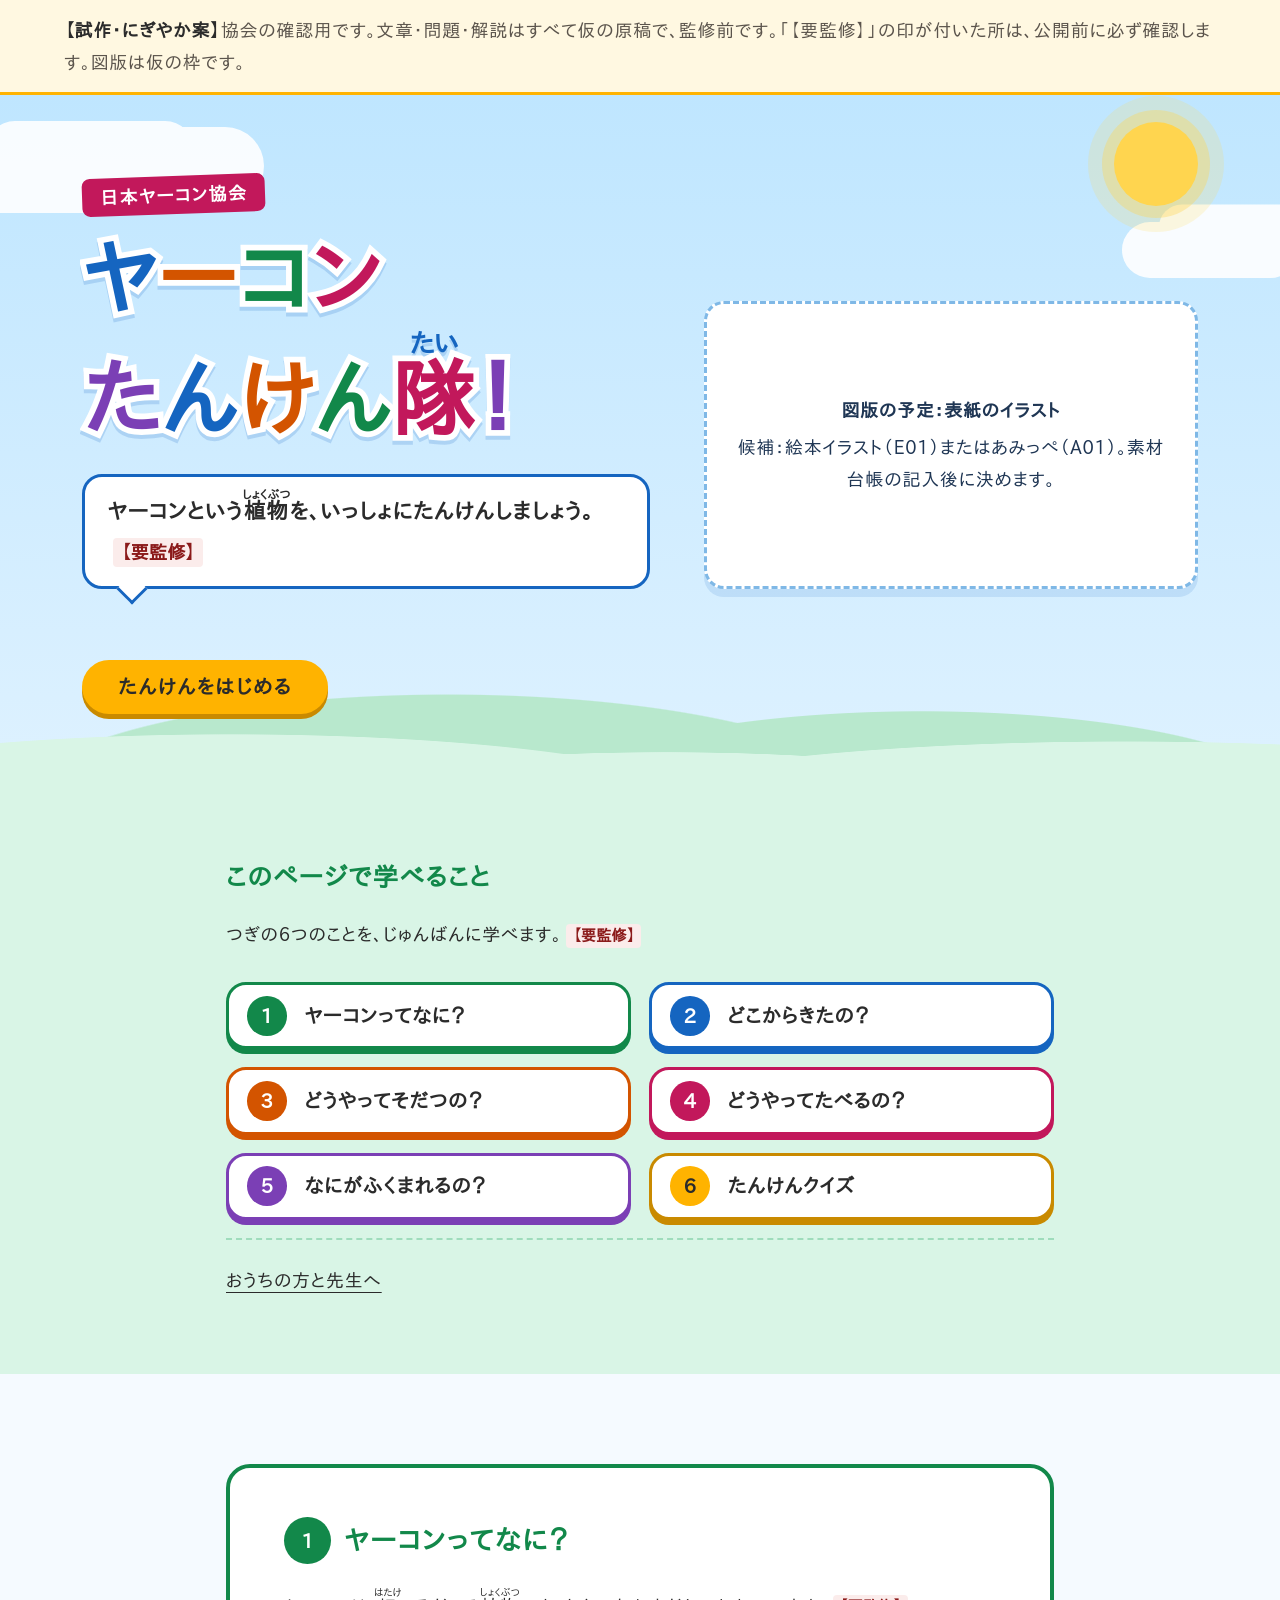
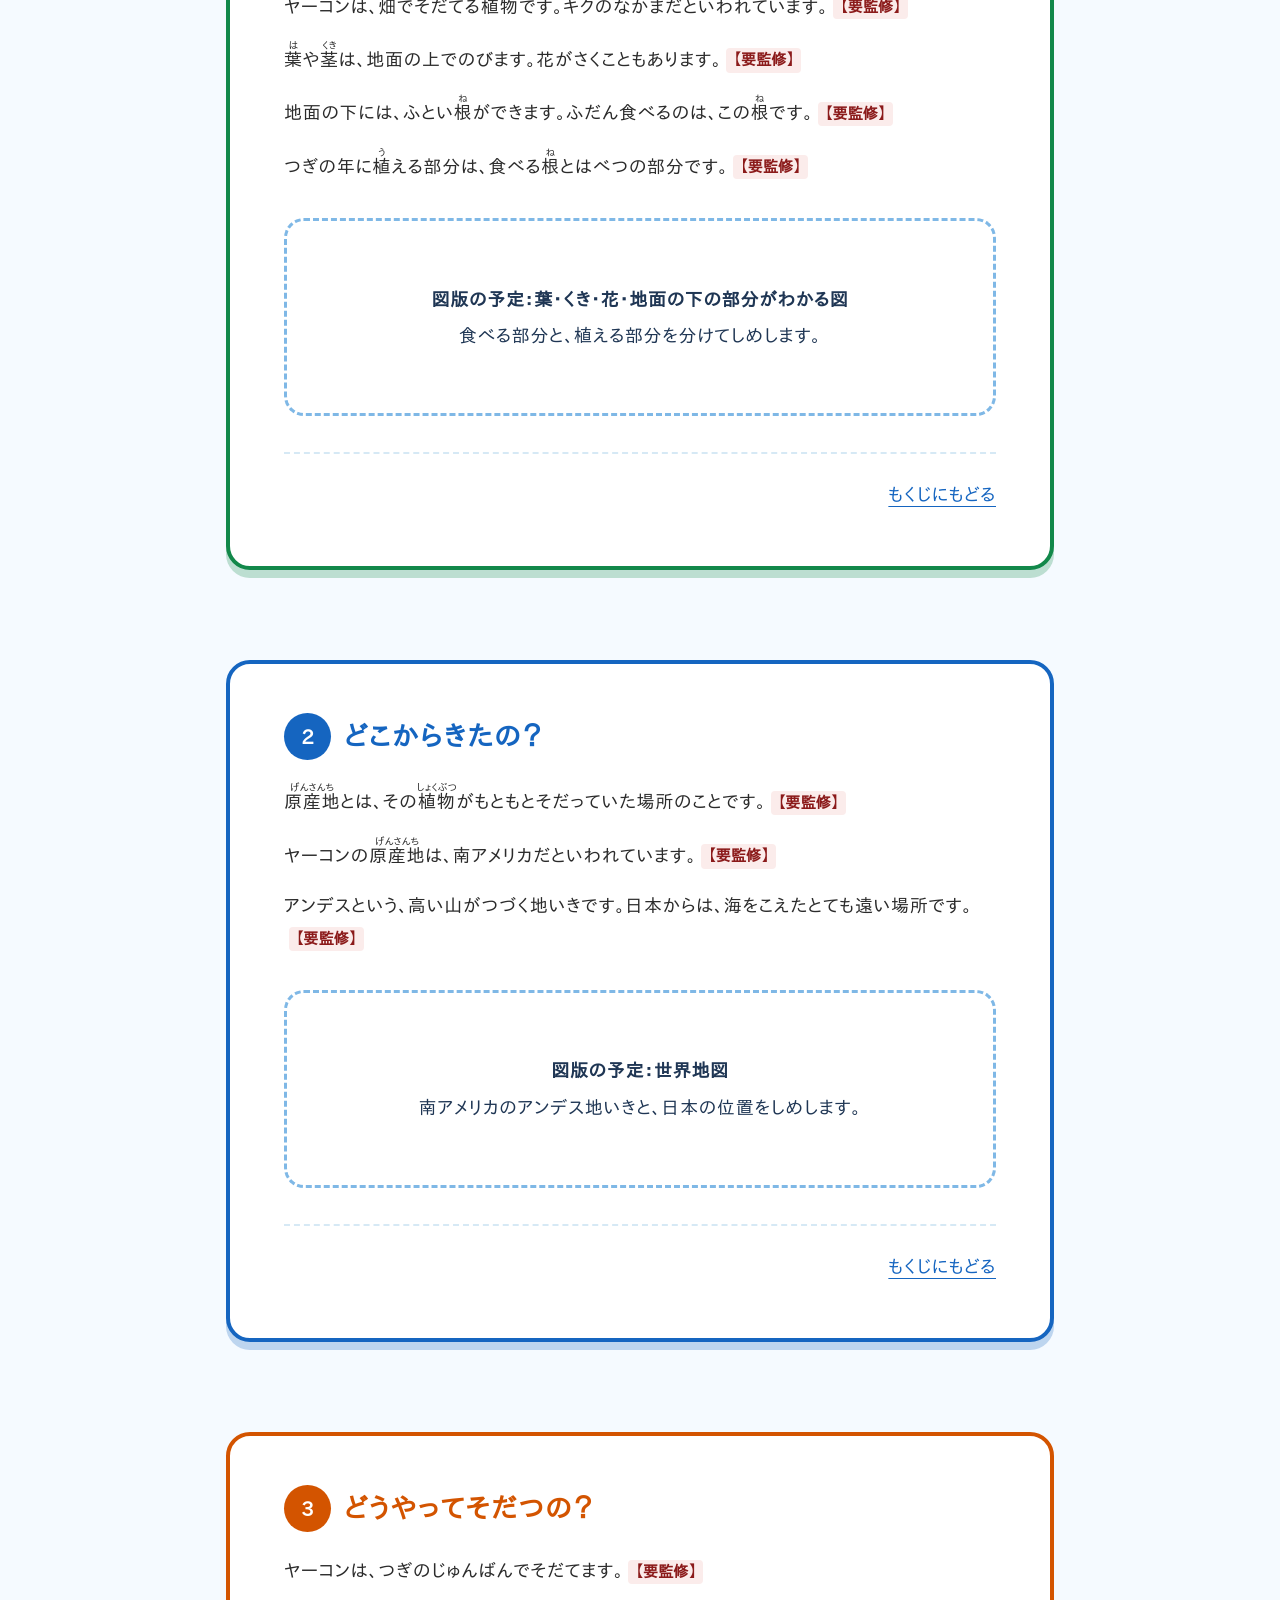
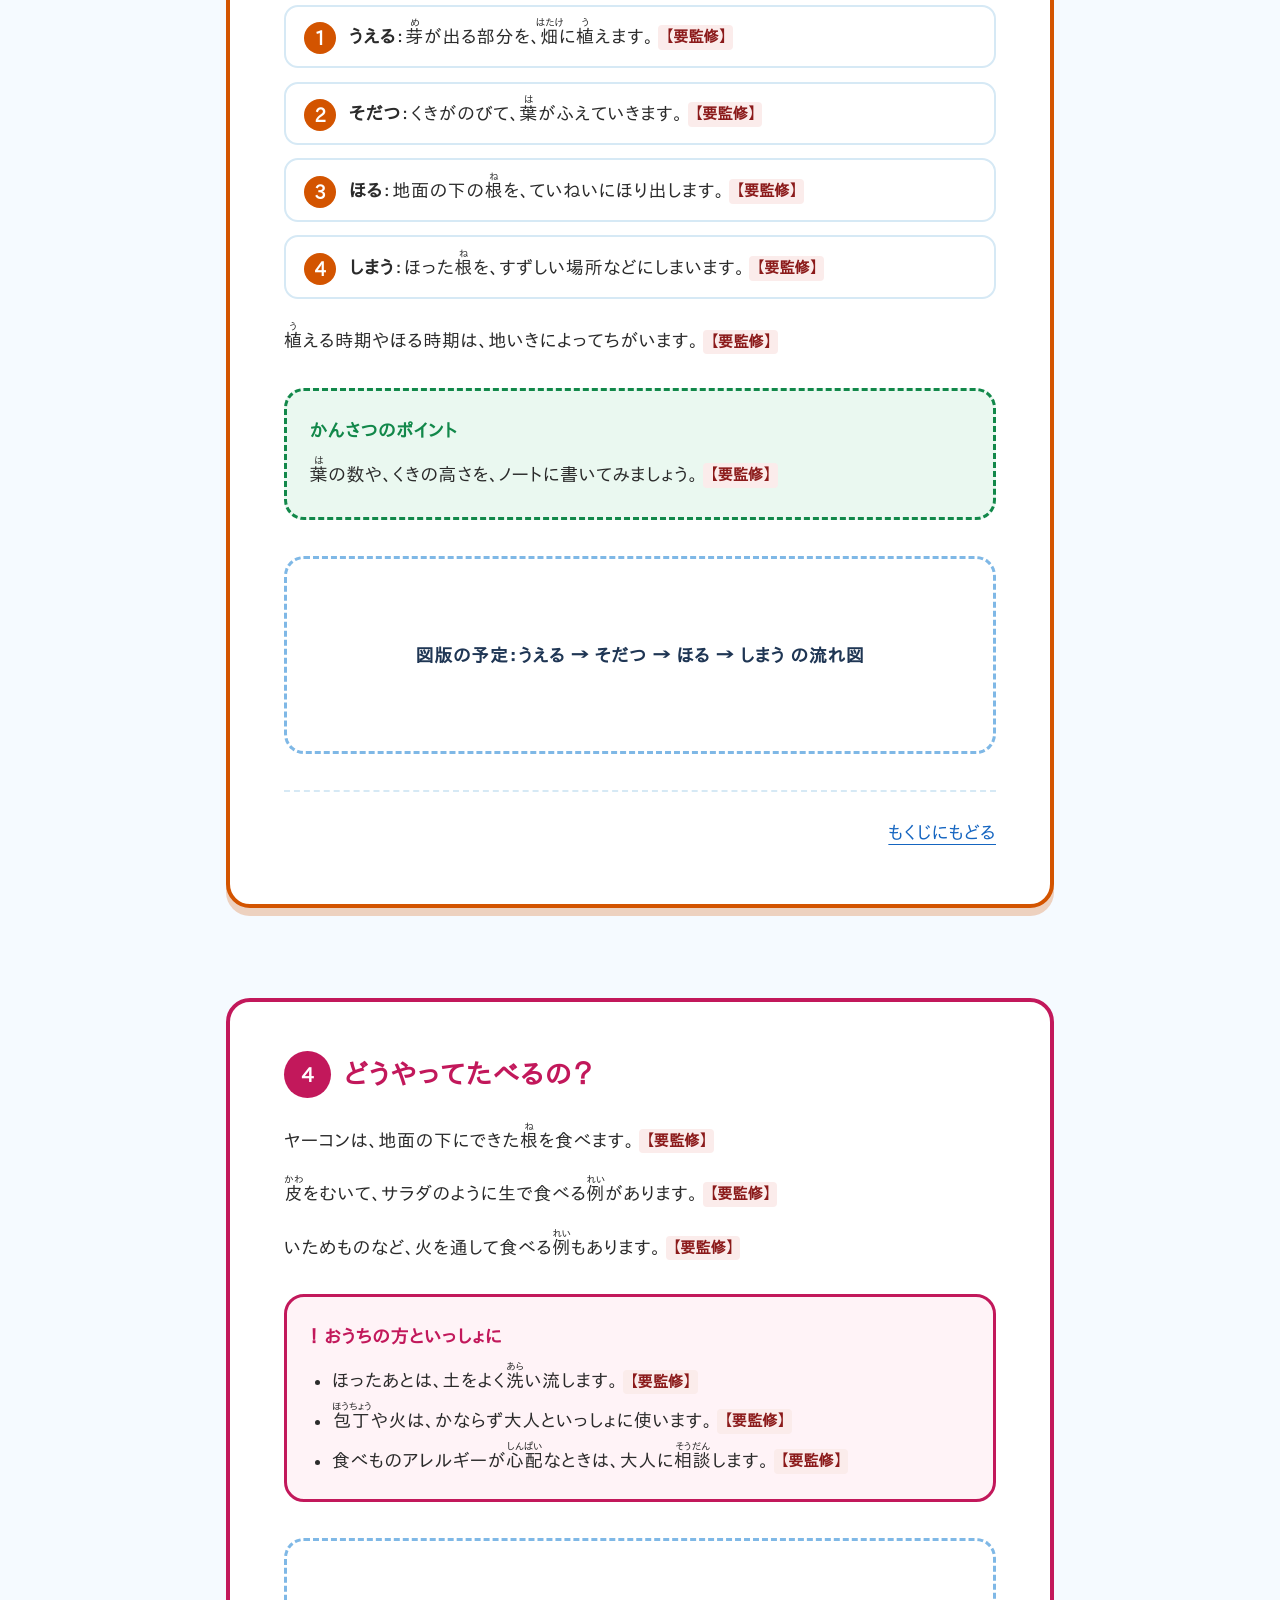
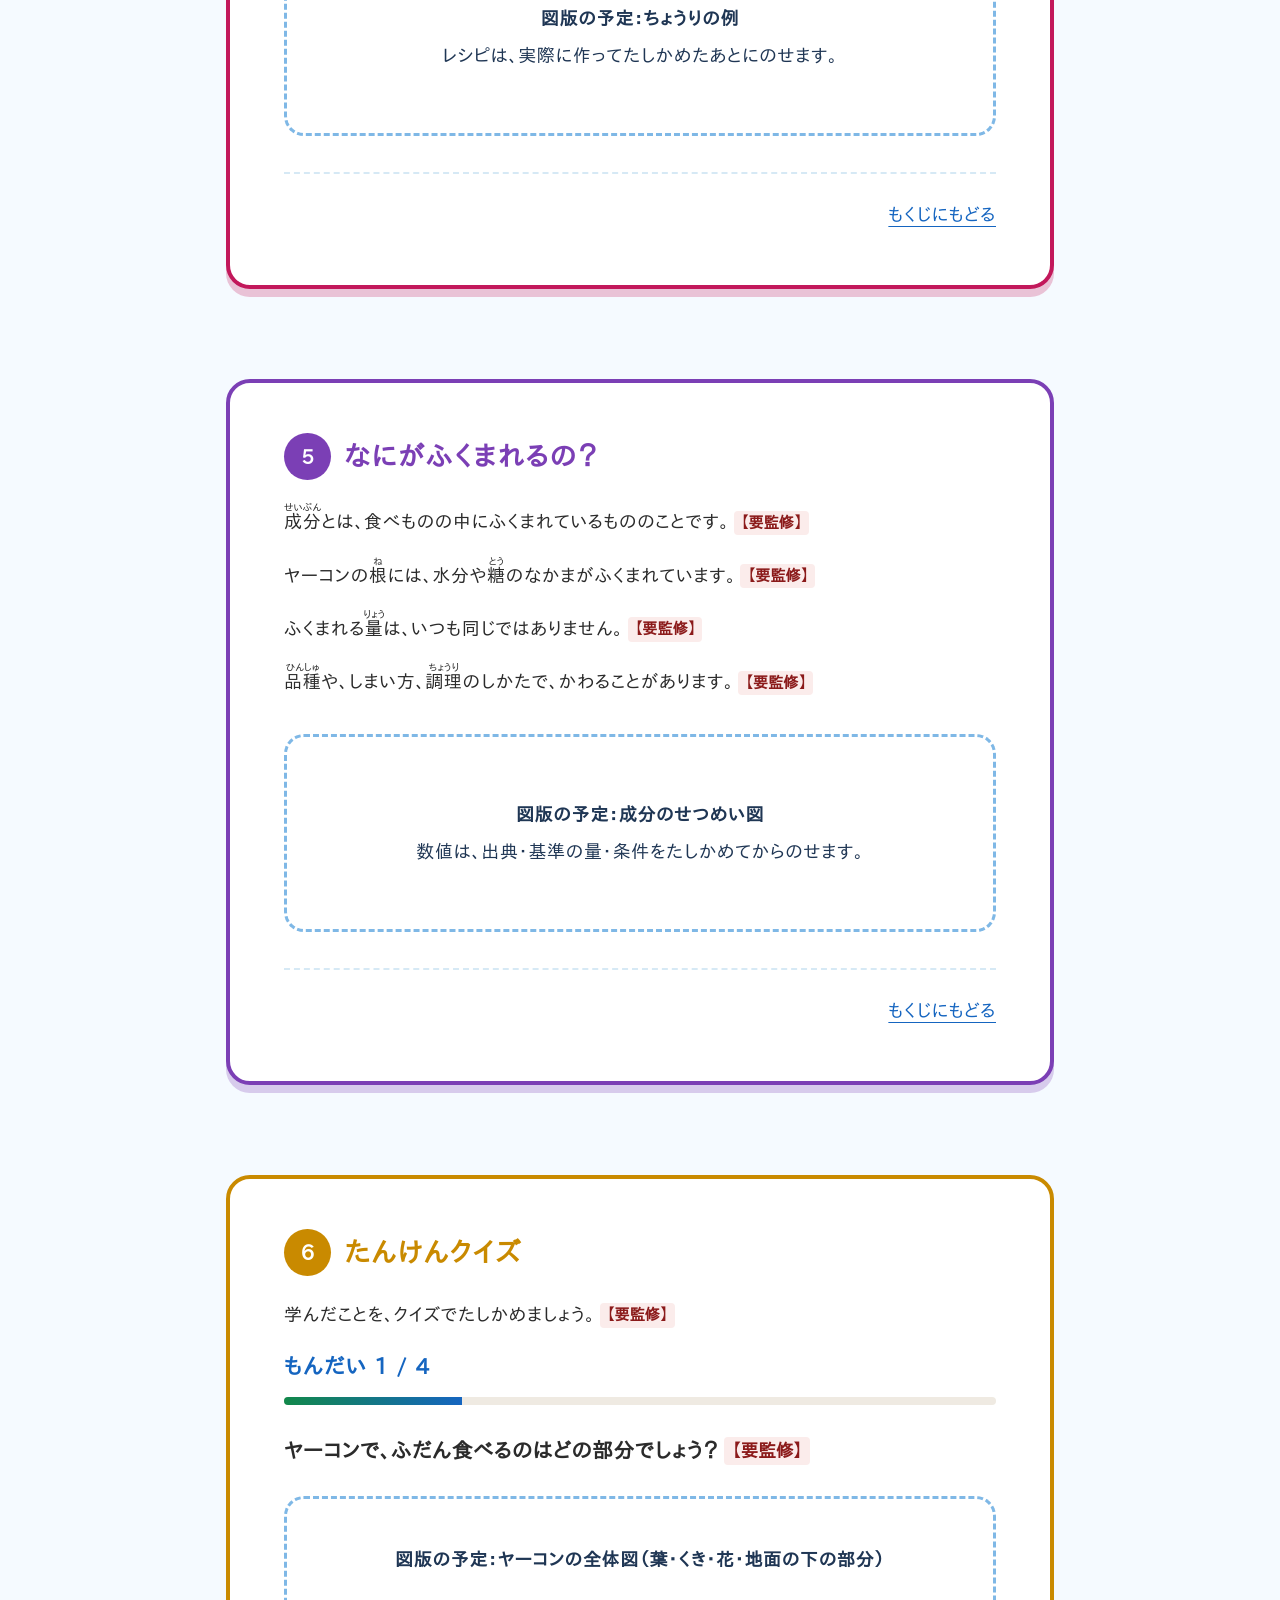
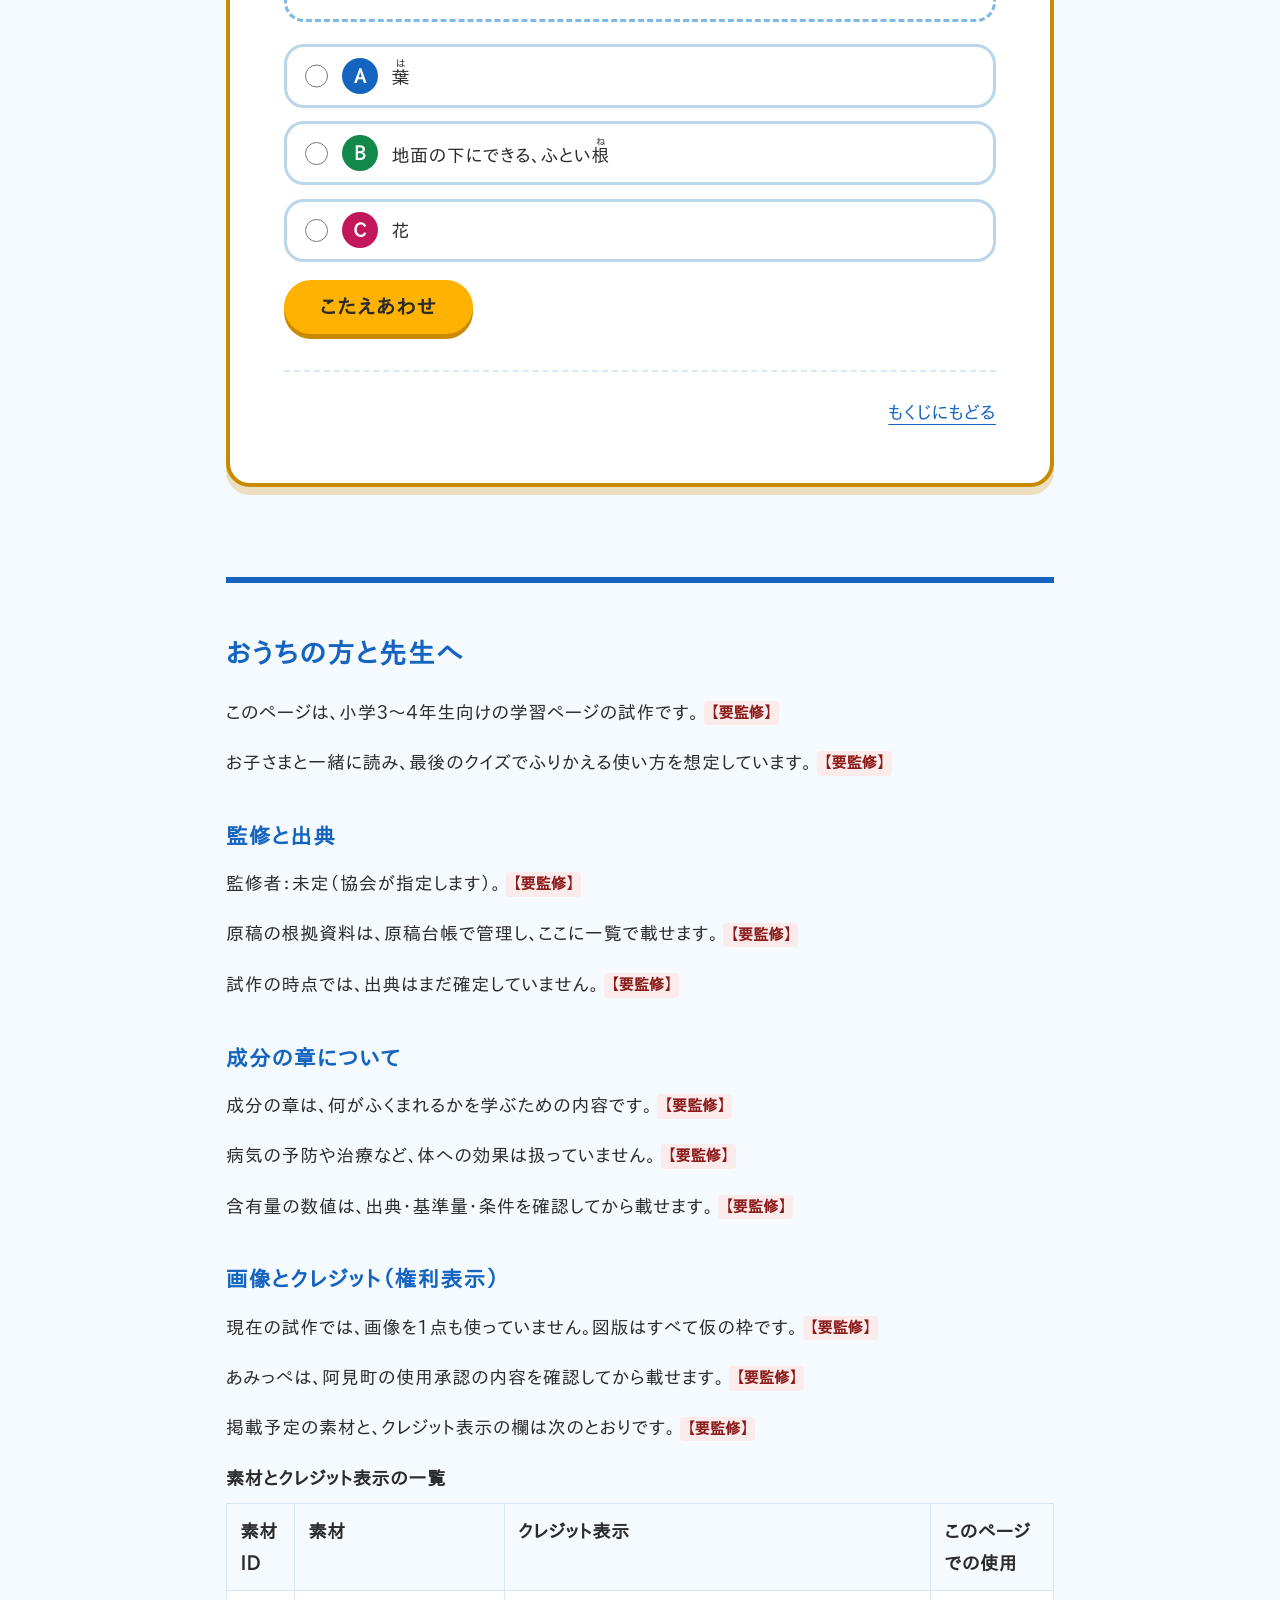
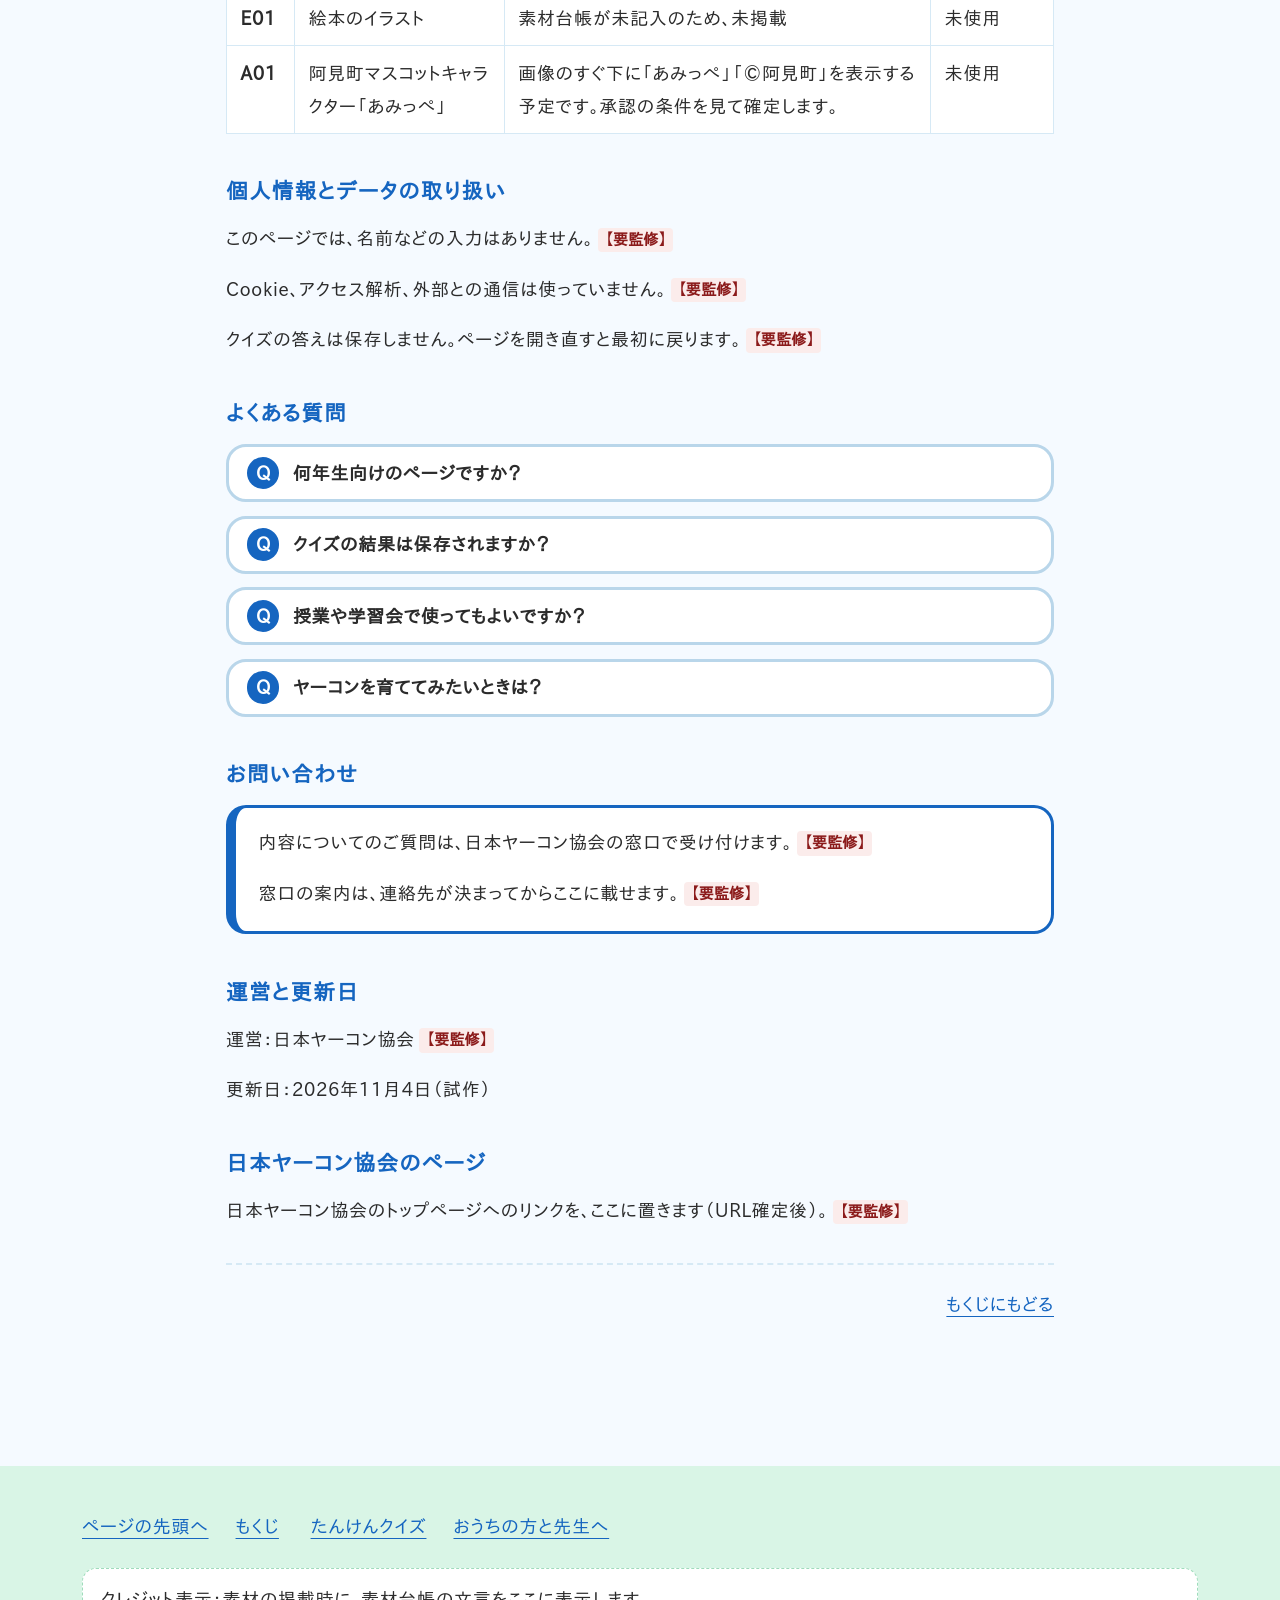
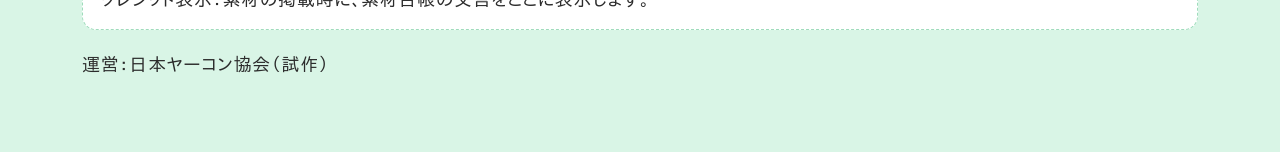
<file: site-nigiyaka/index.html>
<!DOCTYPE html>
<html lang="ja">
<head>
  <meta charset="utf-8">
  <meta name="viewport" content="width=device-width, initial-scale=1">
  <!-- 検証用の試作のため、検索エンジンの対象外にする（第8章）。公開時に外す -->
  <meta name="robots" content="noindex, nofollow">
  <title>ヤーコンたんけん隊！ 小学生のためのヤーコンずかん｜日本ヤーコン協会</title>
  <!-- 説明文は仮。監修済みの内容から作り直す（第8章） -->
  <meta name="description" content="【試作・要監修】小学3〜4年生向けに、ヤーコンの植物・原産地・育て方・食べ方・成分を学び、クイズでふりかえるページです。">
  <!-- canonical は公開URL（U03）が決まるまで設定しない -->
  <!-- OGP画像は、素材台帳で「可」の素材が無いため設定しない（第5章・第8章） -->
  <!-- ファビコンの自動リクエストを出さないための空指定 -->
  <link rel="icon" href="data:,">
  <link rel="stylesheet" href="styles.css">
  <link rel="stylesheet" href="nigiyaka.css">
</head>
<body class="theme-nigiyaka">
  <a class="skip-link" href="#main">本文へスキップ</a>

  <!-- 試作であることの表示（協会確認用） -->
  <div class="proto-banner" role="note">
    <p><strong>【試作・にぎやか案】</strong>協会の確認用です。文章・問題・解説はすべて仮の原稿で、監修前です。「【要監修】」の印が付いた所は、公開前に必ず確認します。図版は仮の枠です。</p>
  </div>

  <header class="site-header" id="intro">
    <!-- ヒーロー：タイトルと開始ボタン（左）、表紙の図版（右。狭い画面では下） -->
    <div class="hero">
      <div class="hero-text">
        <p class="org-name">日本ヤーコン協会</p>
        <h1><span class="h1-line"><span class="c1">ヤ</span><span class="c2">ー</span><span class="c3">コ</span><span class="c4">ン</span></span><span class="h1-line"><span class="c5">た</span><span class="c1">ん</span><span class="c2">け</span><span class="c3">ん</span><span class="c4"><ruby>隊<rp>（</rp><rt>たい</rt><rp>）</rp></ruby></span><span class="c5">！</span></span></h1>
        <p class="lead tagline">ヤーコンという<ruby>植物<rp>（</rp><rt>しょくぶつ</rt><rp>）</rp></ruby>を、いっしょにたんけんしましょう。<span class="kanshu">【要監修】</span></p>
        <p class="hero-actions"><a class="button" href="#plant">たんけんをはじめる</a></p>
      </div>
      <figure class="figure hero-figure">
        <div class="placeholder">図版の予定：表紙のイラスト<br><span class="placeholder-note">候補：絵本イラスト（E01）またはあみっぺ（A01）。素材台帳の記入後に決めます。</span></div>
      </figure>
    </div>

    <!-- もくじ：地面の線の下に「土の帯」を置き、地面の下へ掘り進むルートとして見せる -->
    <div class="ground">
    <div class="toc-block">
      <h2 class="toc-title" id="toc-title">このページで学べること</h2>
      <p>つぎの6つのことを、じゅんばんに学べます。<span class="kanshu">【要監修】</span></p>
      <nav aria-labelledby="toc-title">
        <ol class="toc" id="toc">
          <li><a href="#plant">ヤーコンってなに？</a></li>
          <li><a href="#origin">どこからきたの？</a></li>
          <li><a href="#grow">どうやってそだつの？</a></li>
          <li><a href="#eat">どうやってたべるの？</a></li>
          <li><a href="#nutrients">なにがふくまれるの？</a></li>
          <li><a href="#quiz">たんけんクイズ</a></li>
        </ol>
      </nav>
      <p class="toc-adults"><a href="#adults">おうちの方と先生へ</a></p>
    </div>
    </div>
  </header>

  <main id="main" tabindex="-1">

    <!-- 2. 植物（C01） -->
    <section class="chapter" id="plant" aria-labelledby="plant-title">
      <h2 id="plant-title"><span class="chapter-no">1</span>ヤーコンってなに？</h2>
      <p>ヤーコンは、<ruby>畑<rp>（</rp><rt>はたけ</rt><rp>）</rp></ruby>でそだてる<ruby>植物<rp>（</rp><rt>しょくぶつ</rt><rp>）</rp></ruby>です。キクのなかまだといわれています。<span class="kanshu">【要監修】</span></p>
      <p><ruby>葉<rp>（</rp><rt>は</rt><rp>）</rp></ruby>や<ruby>茎<rp>（</rp><rt>くき</rt><rp>）</rp></ruby>は、地面の上でのびます。花がさくこともあります。<span class="kanshu">【要監修】</span></p>
      <p>地面の下には、ふとい<ruby>根<rp>（</rp><rt>ね</rt><rp>）</rp></ruby>ができます。ふだん食べるのは、この<ruby>根<rp>（</rp><rt>ね</rt><rp>）</rp></ruby>です。<span class="kanshu">【要監修】</span></p>
      <p>つぎの年に<ruby>植<rp>（</rp><rt>う</rt><rp>）</rp></ruby>える部分は、食べる<ruby>根<rp>（</rp><rt>ね</rt><rp>）</rp></ruby>とはべつの部分です。<span class="kanshu">【要監修】</span></p>
      <figure class="figure">
        <div class="placeholder">図版の予定：葉・くき・花・地面の下の部分がわかる図<br><span class="placeholder-note">食べる部分と、植える部分を分けてしめします。</span></div>
      </figure>
      <p class="back"><a href="#toc">もくじにもどる</a></p>
    </section>

    <!-- 3. 原産地（C02） -->
    <section class="chapter" id="origin" aria-labelledby="origin-title">
      <h2 id="origin-title"><span class="chapter-no">2</span>どこからきたの？</h2>
      <p><ruby>原産地<rp>（</rp><rt>げんさんち</rt><rp>）</rp></ruby>とは、その<ruby>植物<rp>（</rp><rt>しょくぶつ</rt><rp>）</rp></ruby>がもともとそだっていた場所のことです。<span class="kanshu">【要監修】</span></p>
      <p>ヤーコンの<ruby>原産地<rp>（</rp><rt>げんさんち</rt><rp>）</rp></ruby>は、南アメリカだといわれています。<span class="kanshu">【要監修】</span></p>
      <p>アンデスという、高い山がつづく地いきです。日本からは、海をこえたとても遠い場所です。<span class="kanshu">【要監修】</span></p>
      <figure class="figure">
        <div class="placeholder">図版の予定：世界地図<br><span class="placeholder-note">南アメリカのアンデス地いきと、日本の位置をしめします。</span></div>
      </figure>
      <p class="back"><a href="#toc">もくじにもどる</a></p>
    </section>

    <!-- 4. 栽培（C03） -->
    <section class="chapter" id="grow" aria-labelledby="grow-title">
      <h2 id="grow-title"><span class="chapter-no">3</span>どうやってそだつの？</h2>
      <p>ヤーコンは、つぎのじゅんばんでそだてます。<span class="kanshu">【要監修】</span></p>
      <ol class="steps">
        <li><strong>うえる</strong>：<ruby>芽<rp>（</rp><rt>め</rt><rp>）</rp></ruby>が出る部分を、<ruby>畑<rp>（</rp><rt>はたけ</rt><rp>）</rp></ruby>に<ruby>植<rp>（</rp><rt>う</rt><rp>）</rp></ruby>えます。<span class="kanshu">【要監修】</span></li>
        <li><strong>そだつ</strong>：くきがのびて、<ruby>葉<rp>（</rp><rt>は</rt><rp>）</rp></ruby>がふえていきます。<span class="kanshu">【要監修】</span></li>
        <li><strong>ほる</strong>：地面の下の<ruby>根<rp>（</rp><rt>ね</rt><rp>）</rp></ruby>を、ていねいにほり出します。<span class="kanshu">【要監修】</span></li>
        <li><strong>しまう</strong>：ほった<ruby>根<rp>（</rp><rt>ね</rt><rp>）</rp></ruby>を、すずしい場所などにしまいます。<span class="kanshu">【要監修】</span></li>
      </ol>
      <p><ruby>植<rp>（</rp><rt>う</rt><rp>）</rp></ruby>える時期やほる時期は、地いきによってちがいます。<span class="kanshu">【要監修】</span></p>
      <div class="tip">
        <p class="tip-title">かんさつのポイント</p>
        <p><ruby>葉<rp>（</rp><rt>は</rt><rp>）</rp></ruby>の数や、くきの高さを、ノートに書いてみましょう。<span class="kanshu">【要監修】</span></p>
      </div>
      <figure class="figure">
        <div class="placeholder">図版の予定：うえる → そだつ → ほる → しまう の流れ図</div>
      </figure>
      <p class="back"><a href="#toc">もくじにもどる</a></p>
    </section>

    <!-- 5. 食べ方（C04） -->
    <section class="chapter" id="eat" aria-labelledby="eat-title">
      <h2 id="eat-title"><span class="chapter-no">4</span>どうやってたべるの？</h2>
      <p>ヤーコンは、地面の下にできた<ruby>根<rp>（</rp><rt>ね</rt><rp>）</rp></ruby>を食べます。<span class="kanshu">【要監修】</span></p>
      <p><ruby>皮<rp>（</rp><rt>かわ</rt><rp>）</rp></ruby>をむいて、サラダのように生で食べる<ruby>例<rp>（</rp><rt>れい</rt><rp>）</rp></ruby>があります。<span class="kanshu">【要監修】</span></p>
      <p>いためものなど、火を通して食べる<ruby>例<rp>（</rp><rt>れい</rt><rp>）</rp></ruby>もあります。<span class="kanshu">【要監修】</span></p>
      <div class="caution">
        <p class="caution-title"><span aria-hidden="true">！</span> おうちの方といっしょに</p>
        <ul>
          <li>ほったあとは、土をよく<ruby>洗<rp>（</rp><rt>あら</rt><rp>）</rp></ruby>い流します。<span class="kanshu">【要監修】</span></li>
          <li><ruby>包丁<rp>（</rp><rt>ほうちょう</rt><rp>）</rp></ruby>や火は、かならず大人といっしょに使います。<span class="kanshu">【要監修】</span></li>
          <li>食べものアレルギーが<ruby>心配<rp>（</rp><rt>しんぱい</rt><rp>）</rp></ruby>なときは、大人に<ruby>相談<rp>（</rp><rt>そうだん</rt><rp>）</rp></ruby>します。<span class="kanshu">【要監修】</span></li>
        </ul>
      </div>
      <figure class="figure">
        <div class="placeholder">図版の予定：ちょうりの例<br><span class="placeholder-note">レシピは、実際に作ってたしかめたあとにのせます。</span></div>
      </figure>
      <p class="back"><a href="#toc">もくじにもどる</a></p>
    </section>

    <!-- 6. 成分（C05）：健康効果を期待させる表現は使わない（第6章） -->
    <section class="chapter" id="nutrients" aria-labelledby="nutrients-title">
      <h2 id="nutrients-title"><span class="chapter-no">5</span>なにがふくまれるの？</h2>
      <p><ruby>成分<rp>（</rp><rt>せいぶん</rt><rp>）</rp></ruby>とは、食べものの中にふくまれているもののことです。<span class="kanshu">【要監修】</span></p>
      <p>ヤーコンの<ruby>根<rp>（</rp><rt>ね</rt><rp>）</rp></ruby>には、水分や<ruby>糖<rp>（</rp><rt>とう</rt><rp>）</rp></ruby>のなかまがふくまれています。<span class="kanshu">【要監修】</span></p>
      <p>ふくまれる<ruby>量<rp>（</rp><rt>りょう</rt><rp>）</rp></ruby>は、いつも同じではありません。<span class="kanshu">【要監修】</span></p>
      <p><ruby>品種<rp>（</rp><rt>ひんしゅ</rt><rp>）</rp></ruby>や、しまい方、<ruby>調理<rp>（</rp><rt>ちょうり</rt><rp>）</rp></ruby>のしかたで、かわることがあります。<span class="kanshu">【要監修】</span></p>
      <figure class="figure">
        <div class="placeholder">図版の予定：成分のせつめい図<br><span class="placeholder-note">数値は、出典・基準の量・条件をたしかめてからのせます。</span></div>
      </figure>
      <p class="back"><a href="#toc">もくじにもどる</a></p>
    </section>

    <!-- 7. クイズ（第4章） -->
    <section class="chapter" id="quiz" aria-labelledby="quiz-title">
      <h2 id="quiz-title"><span class="chapter-no">6</span>たんけんクイズ</h2>
      <p>学んだことを、クイズでたしかめましょう。<span class="kanshu">【要監修】</span></p>

      <!-- JavaScript が動くときのクイズ。quiz.js が中身を作り、hidden を外す -->
      <div id="quiz-app" class="quiz-app" hidden></div>

      <!-- JavaScript が動かないときの代替表示（全問題と、折りたたみの正解・解説）。
           quiz-data.json から tools/build.mjs で生成する。手で書きかえない -->
      <div id="quiz-static" class="quiz-static">
<!-- QUIZ-STATIC:START -->
        <p class="noscript-note">JavaScript が使えないため、問題と答えをまとめて表示しています。「こたえと解説を見る」をおすと、答えが出ます。</p>
        <ol class="static-list">
          <li class="static-q">
            <h3>もんだい 1 / 4</h3>
            <p class="q-text">ヤーコンで、ふだん食べるのはどの部分でしょう？<span class="kanshu">【要監修】</span></p>
            <div class="placeholder placeholder-small">図版の予定：ヤーコンの全体図（葉・くき・花・地面の下の部分）</div>
            <ul class="static-choices">
              <li><span class="choice-label">A</span> <span class="choice-text"><ruby>葉<rp>（</rp><rt>は</rt><rp>）</rp></ruby></span></li>
              <li><span class="choice-label">B</span> <span class="choice-text">地面の下にできる、ふとい<ruby>根<rp>（</rp><rt>ね</rt><rp>）</rp></ruby></span></li>
              <li><span class="choice-label">C</span> <span class="choice-text">花</span></li>
            </ul>
            <details class="static-answer">
              <summary>こたえと解説を見る</summary>
              <p><strong>こたえ：B</strong> 地面の下にできる、ふとい<ruby>根<rp>（</rp><rt>ね</rt><rp>）</rp></ruby></p>
              <p>ふだん食べるのは、地面の下にできる、ふとい<ruby>根<rp>（</rp><rt>ね</rt><rp>）</rp></ruby>です。つぎの年に<ruby>植<rp>（</rp><rt>う</rt><rp>）</rp></ruby>える部分とは、ちがう部分です。<span class="kanshu">【要監修】</span></p>
              <p><a href="#plant">「ヤーコンってなに？」をもういちど読む</a></p>
            </details>
          </li>
          <li class="static-q">
            <h3>もんだい 2 / 4</h3>
            <p class="q-text">ヤーコンのふるさとは、どこだといわれているでしょう？<span class="kanshu">【要監修】</span></p>
            <ul class="static-choices">
              <li><span class="choice-label">A</span> <span class="choice-text">ヨーロッパ</span></li>
              <li><span class="choice-label">B</span> <span class="choice-text"><ruby>南極<rp>（</rp><rt>なんきょく</rt><rp>）</rp></ruby></span></li>
              <li><span class="choice-label">C</span> <span class="choice-text">南アメリカのアンデス地いき</span></li>
            </ul>
            <details class="static-answer">
              <summary>こたえと解説を見る</summary>
              <p><strong>こたえ：C</strong> 南アメリカのアンデス地いき</p>
              <p>南アメリカのアンデス地いきだといわれています。高い山がつづく地いきです。<span class="kanshu">【要監修】</span></p>
              <p><a href="#origin">「どこからきたの？」をもういちど読む</a></p>
            </details>
          </li>
          <li class="static-q">
            <h3>もんだい 3 / 4</h3>
            <p class="q-text">ヤーコンがそだつじゅんばんで、正しいのはどれでしょう？<span class="kanshu">【要監修】</span></p>
            <ul class="static-choices">
              <li><span class="choice-label">A</span> <span class="choice-text"><ruby>植<rp>（</rp><rt>う</rt><rp>）</rp></ruby>える → そだつ → ほる</span></li>
              <li><span class="choice-label">B</span> <span class="choice-text">ほる → <ruby>植<rp>（</rp><rt>う</rt><rp>）</rp></ruby>える → そだつ</span></li>
              <li><span class="choice-label">C</span> <span class="choice-text">そだつ → ほる → <ruby>植<rp>（</rp><rt>う</rt><rp>）</rp></ruby>える</span></li>
            </ul>
            <details class="static-answer">
              <summary>こたえと解説を見る</summary>
              <p><strong>こたえ：A</strong> <ruby>植<rp>（</rp><rt>う</rt><rp>）</rp></ruby>える → そだつ → ほる</p>
              <p>まず畑に<ruby>植<rp>（</rp><rt>う</rt><rp>）</rp></ruby>えます。くきや<ruby>葉<rp>（</rp><rt>は</rt><rp>）</rp></ruby>がそだったあと、地面の下の<ruby>根<rp>（</rp><rt>ね</rt><rp>）</rp></ruby>をほります。<span class="kanshu">【要監修】</span></p>
              <p><a href="#grow">「どうやってそだつの？」をもういちど読む</a></p>
            </details>
          </li>
          <li class="static-q">
            <h3>もんだい 4 / 4</h3>
            <p class="q-text">ヤーコンを<ruby>調理<rp>（</rp><rt>ちょうり</rt><rp>）</rp></ruby>するとき、<ruby>包丁<rp>（</rp><rt>ほうちょう</rt><rp>）</rp></ruby>はどう使うとよいでしょう？<span class="kanshu">【要監修】</span></p>
            <ul class="static-choices">
              <li><span class="choice-label">A</span> <span class="choice-text">ひとりで、すばやく使う</span></li>
              <li><span class="choice-label">B</span> <span class="choice-text">大人といっしょに使う</span></li>
              <li><span class="choice-label">C</span> <span class="choice-text">友だちとふざけながら使う</span></li>
            </ul>
            <details class="static-answer">
              <summary>こたえと解説を見る</summary>
              <p><strong>こたえ：B</strong> 大人といっしょに使う</p>
              <p><ruby>包丁<rp>（</rp><rt>ほうちょう</rt><rp>）</rp></ruby>や火は、かならず大人といっしょに使います。けがをしないように、ゆっくり使いましょう。<span class="kanshu">【要監修】</span></p>
              <p><a href="#eat">「どうやってたべるの？」をもういちど読む</a></p>
            </details>
          </li>
        </ol>
<!-- QUIZ-STATIC:END -->
      </div>

      <p class="back"><a href="#toc">もくじにもどる</a></p>
    </section>

    <!-- 8. おうちの方と先生へ -->
    <section class="chapter adults" id="adults" aria-labelledby="adults-title">
      <h2 id="adults-title">おうちの方と先生へ</h2>
      <p>このページは、小学3〜4年生向けの学習ページの試作です。<span class="kanshu">【要監修】</span></p>
      <p>お子さまと一緒に読み、最後のクイズでふりかえる使い方を想定しています。<span class="kanshu">【要監修】</span></p>

      <h3>監修と出典</h3>
      <p>監修者：未定（協会が指定します）。<span class="kanshu">【要監修】</span></p>
      <p>原稿の根拠資料は、原稿台帳で管理し、ここに一覧で載せます。<span class="kanshu">【要監修】</span></p>
      <p>試作の時点では、出典はまだ確定していません。<span class="kanshu">【要監修】</span></p>

      <h3>成分の章について</h3>
      <p>成分の章は、何がふくまれるかを学ぶための内容です。<span class="kanshu">【要監修】</span></p>
      <p>病気の予防や治療など、体への効果は扱っていません。<span class="kanshu">【要監修】</span></p>
      <p>含有量の数値は、出典・基準量・条件を確認してから載せます。<span class="kanshu">【要監修】</span></p>

      <h3>画像とクレジット（権利表示）</h3>
      <p>現在の試作では、画像を1点も使っていません。図版はすべて仮の枠です。<span class="kanshu">【要監修】</span></p>
      <p>あみっぺは、阿見町の使用承認の内容を確認してから載せます。<span class="kanshu">【要監修】</span></p>
      <p>掲載予定の素材と、クレジット表示の欄は次のとおりです。<span class="kanshu">【要監修】</span></p>
      <!-- クレジット文言は素材台帳（docs/assets.md）の文言を一字一句そのまま入れる。
           台帳が空欄のため、現時点では文言を入れず「未記入」と表示する -->
      <div class="table-wrap" role="region" aria-labelledby="credit-caption" tabindex="0">
        <table class="credits">
          <caption id="credit-caption">素材とクレジット表示の一覧</caption>
          <thead>
            <tr><th scope="col">素材ID</th><th scope="col">素材</th><th scope="col">クレジット表示</th><th scope="col">このページでの使用</th></tr>
          </thead>
          <tbody>
            <tr><th scope="row">E01</th><td>絵本のイラスト</td><td>素材台帳が未記入のため、未掲載</td><td>未使用</td></tr>
            <tr><th scope="row">A01</th><td>阿見町マスコットキャラクター「あみっぺ」</td><td>画像のすぐ下に「あみっぺ」「©阿見町」を表示する予定です。承認の条件を見て確定します。</td><td>未使用</td></tr>
          </tbody>
        </table>
      </div>

      <h3>個人情報とデータの取り扱い</h3>
      <p>このページでは、名前などの入力はありません。<span class="kanshu">【要監修】</span></p>
      <p>Cookie、アクセス解析、外部との通信は使っていません。<span class="kanshu">【要監修】</span></p>
      <p>クイズの答えは保存しません。ページを開き直すと最初に戻ります。<span class="kanshu">【要監修】</span></p>

      <h3>よくある質問</h3>
      <!-- 質問と答えは仮。協会の確認後に差し替える。details なので JavaScript が無くても開閉できる -->
      <div class="faq">
        <details>
          <summary>何年生向けのページですか？</summary>
          <p>小学3〜4年生を主な対象にしています。<span class="kanshu">【要監修】</span></p>
          <p>おうちの方や先生と一緒に読むことを想定しています。<span class="kanshu">【要監修】</span></p>
        </details>
        <details>
          <summary>クイズの結果は保存されますか？</summary>
          <p>保存しません。名前などの入力もありません。<span class="kanshu">【要監修】</span></p>
          <p>ページを開き直すと、最初の問題に戻ります。<span class="kanshu">【要監修】</span></p>
        </details>
        <details>
          <summary>授業や学習会で使ってもよいですか？</summary>
          <p>使い方の条件は、協会で決めてからお知らせします。<span class="kanshu">【要監修】</span></p>
        </details>
        <details>
          <summary>ヤーコンを育ててみたいときは？</summary>
          <p>育て方は地域によってちがいます。<span class="kanshu">【要監修】</span></p>
          <p>くわしくは、協会の窓口にお問い合わせください。<span class="kanshu">【要監修】</span></p>
        </details>
      </div>

      <h3>お問い合わせ</h3>
      <!-- このページには入力フォームを置かない（第10章）。協会の窓口へ案内する。窓口のURL・連絡先は未確定（U02） -->
      <div class="contact">
        <p>内容についてのご質問は、日本ヤーコン協会の窓口で受け付けます。<span class="kanshu">【要監修】</span></p>
        <p>窓口の案内は、連絡先が決まってからここに載せます。<span class="kanshu">【要監修】</span></p>
      </div>

      <h3>運営と更新日</h3>
      <p>運営：日本ヤーコン協会<span class="kanshu">【要監修】</span></p>
      <p>更新日：<time datetime="2026-11-04">2026年11月4日</time>（試作）</p>

      <h3>日本ヤーコン協会のページ</h3>
      <!-- 協会トップのURLが未確定（U02）のため、リンクは仮の文言のみ -->
      <p>日本ヤーコン協会のトップページへのリンクを、ここに置きます（URL確定後）。<span class="kanshu">【要監修】</span></p>
      <p class="back"><a href="#toc">もくじにもどる</a></p>
    </section>
  </main>

  <footer class="site-footer">
    <!-- フッターのリンクは、ページ内の移動だけ。協会トップ・窓口のURLは未確定（U02）のため、まだ置かない -->
    <nav class="footer-nav" aria-label="ページ内のリンク">
      <ul>
        <li><a href="#intro">ページの先頭へ</a></li>
        <li><a href="#toc">もくじ</a></li>
        <li><a href="#quiz">たんけんクイズ</a></li>
        <li><a href="#adults">おうちの方と先生へ</a></li>
      </ul>
    </nav>
    <!-- クレジット表示の位置（ページ下部）。素材を掲載したら、台帳の文言をここにも入れる -->
    <p class="footer-credit">クレジット表示：素材の掲載時に、素材台帳の文言をここに表示します。</p>
    <p>運営：日本ヤーコン協会（試作）</p>
  </footer>

  <!-- クイズの問題データ。quiz-data.json から tools/build.mjs で埋め込む。
       file:// で開いたときも読めるように、fetch ではなく埋め込みにしている -->
<!-- QUIZ-DATA:START -->
  <script type="application/json" id="quiz-data">{"draft":true,"sections":{"plant":"ヤーコンってなに？","origin":"どこからきたの？","grow":"どうやってそだつの？","eat":"どうやってたべるの？","nutrients":"なにがふくまれるの？"},"questions":[{"id":"Q01","question":"ヤーコンで、ふだん食べるのはどの部分でしょう？","figure":"図版の予定：ヤーコンの全体図（葉・くき・花・地面の下の部分）","choices":[{"id":"a","text":"{葉|は}"},{"id":"b","text":"地面の下にできる、ふとい{根|ね}"},{"id":"c","text":"花"}],"answer":"b","explanation":"ふだん食べるのは、地面の下にできる、ふとい{根|ね}です。つぎの年に{植|う}える部分とは、ちがう部分です。","review":"plant"},{"id":"Q02","question":"ヤーコンのふるさとは、どこだといわれているでしょう？","choices":[{"id":"a","text":"ヨーロッパ"},{"id":"b","text":"{南極|なんきょく}"},{"id":"c","text":"南アメリカのアンデス地いき"}],"answer":"c","explanation":"南アメリカのアンデス地いきだといわれています。高い山がつづく地いきです。","review":"origin"},{"id":"Q03","question":"ヤーコンがそだつじゅんばんで、正しいのはどれでしょう？","choices":[{"id":"a","text":"{植|う}える → そだつ → ほる"},{"id":"b","text":"ほる → {植|う}える → そだつ"},{"id":"c","text":"そだつ → ほる → {植|う}える"}],"answer":"a","explanation":"まず畑に{植|う}えます。くきや{葉|は}がそだったあと、地面の下の{根|ね}をほります。","review":"grow"},{"id":"Q04","question":"ヤーコンを{調理|ちょうり}するとき、{包丁|ほうちょう}はどう使うとよいでしょう？","choices":[{"id":"a","text":"ひとりで、すばやく使う"},{"id":"b","text":"大人といっしょに使う"},{"id":"c","text":"友だちとふざけながら使う"}],"answer":"b","explanation":"{包丁|ほうちょう}や火は、かならず大人といっしょに使います。けがをしないように、ゆっくり使いましょう。","review":"eat"}]}</script>
<!-- QUIZ-DATA:END -->
  <script src="quiz.js" defer></script>
</body>
</html>
</file>
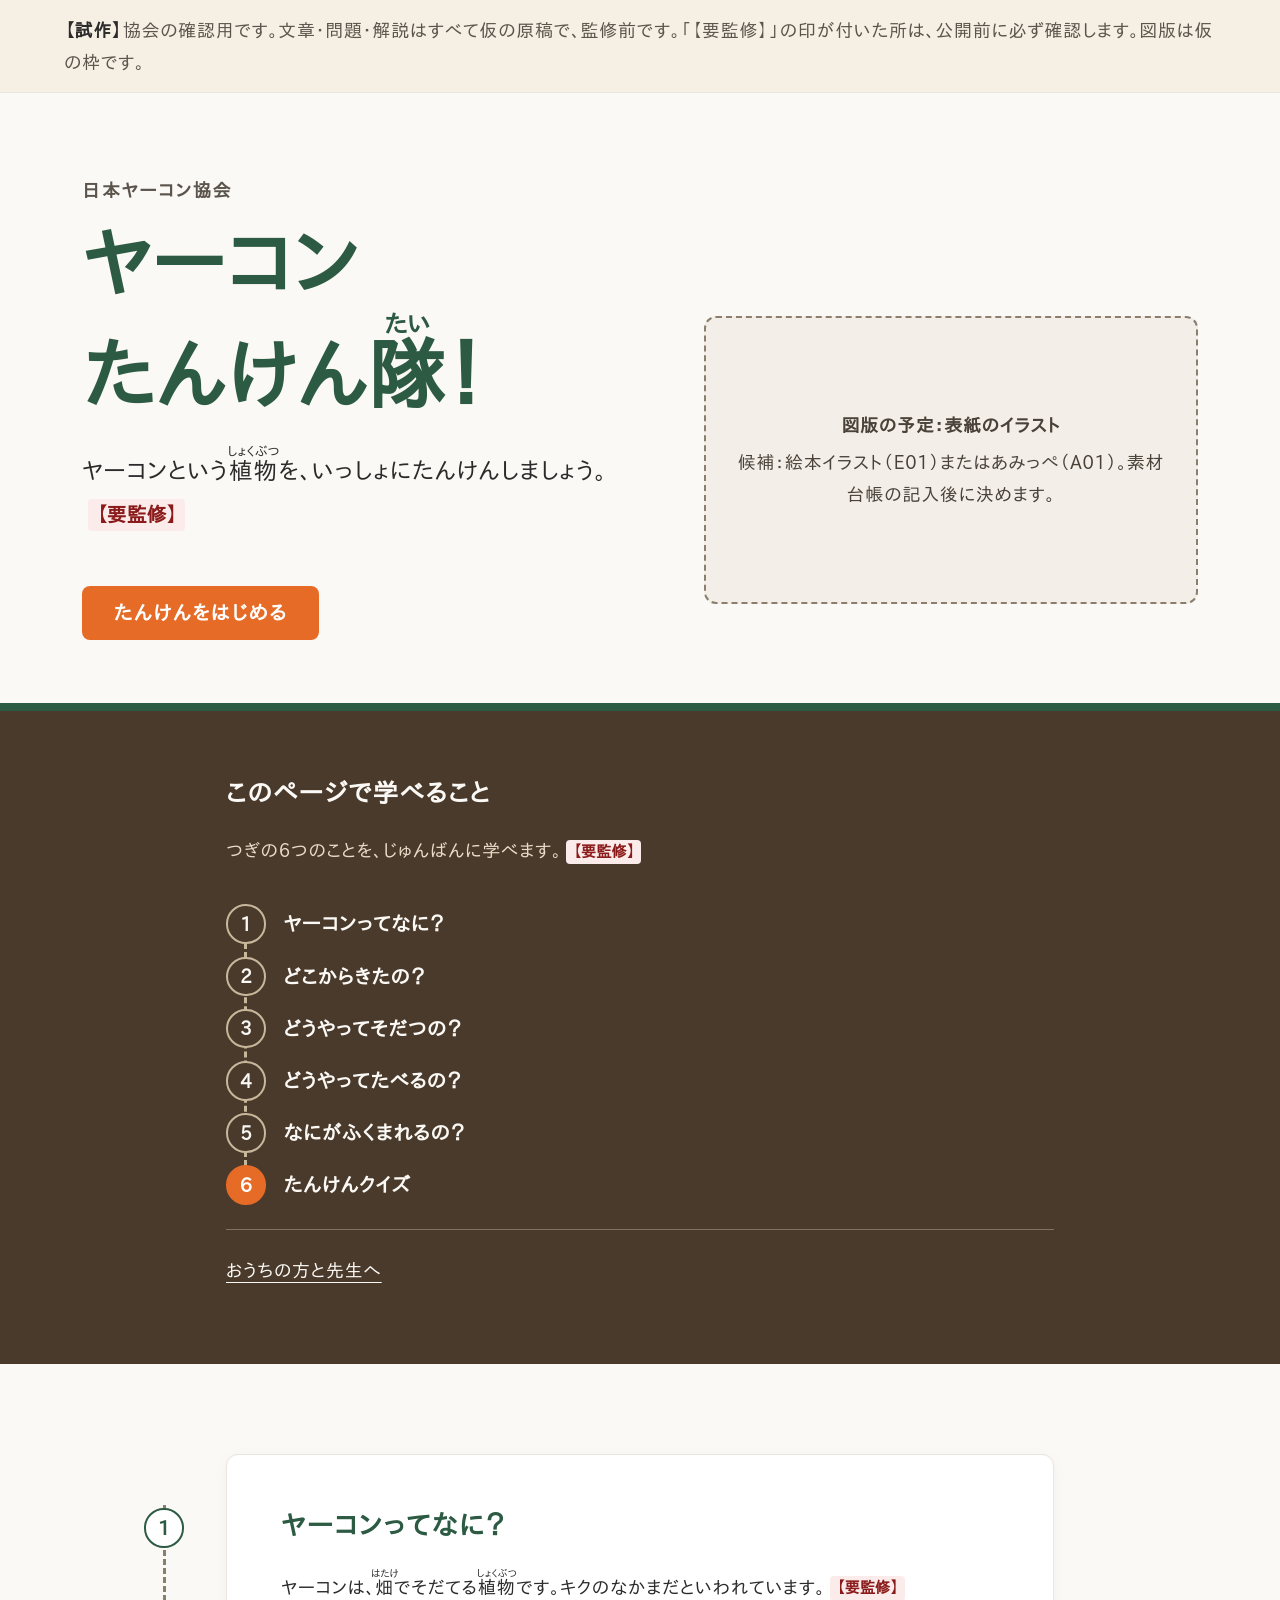
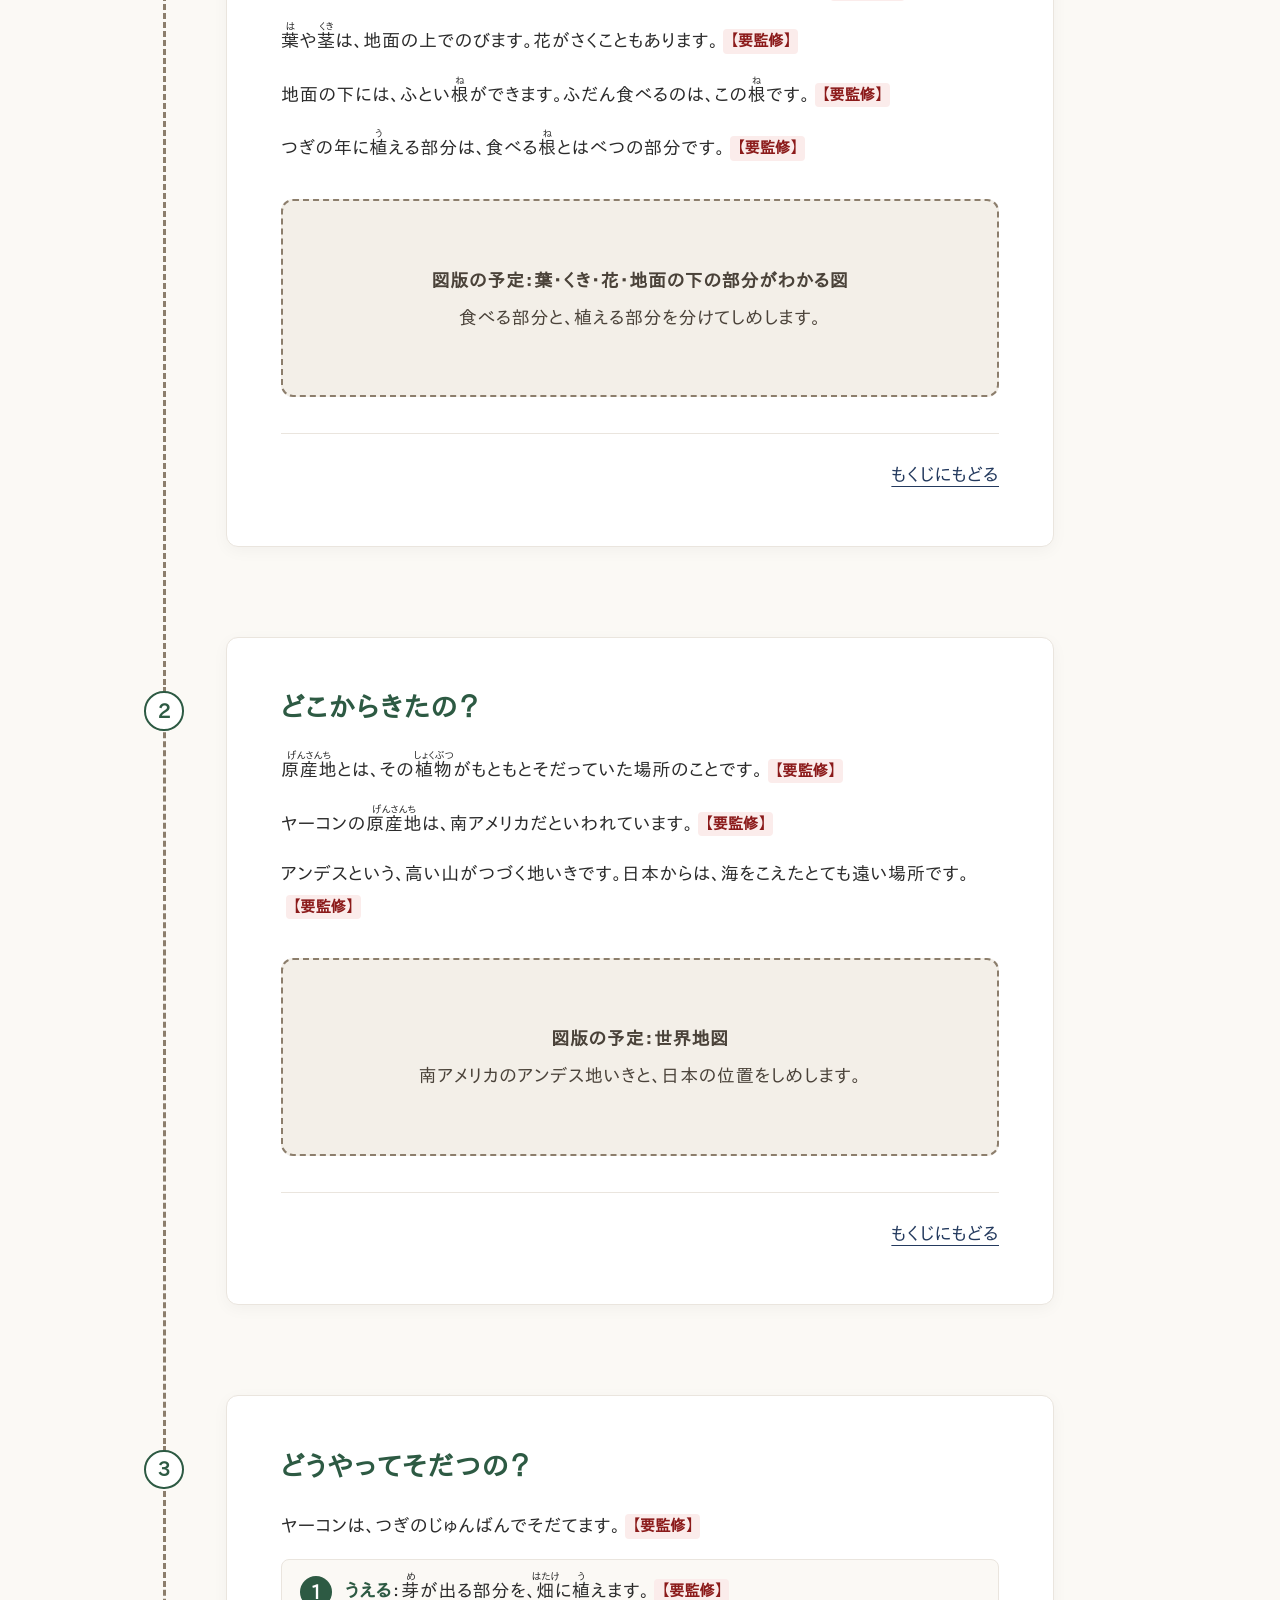
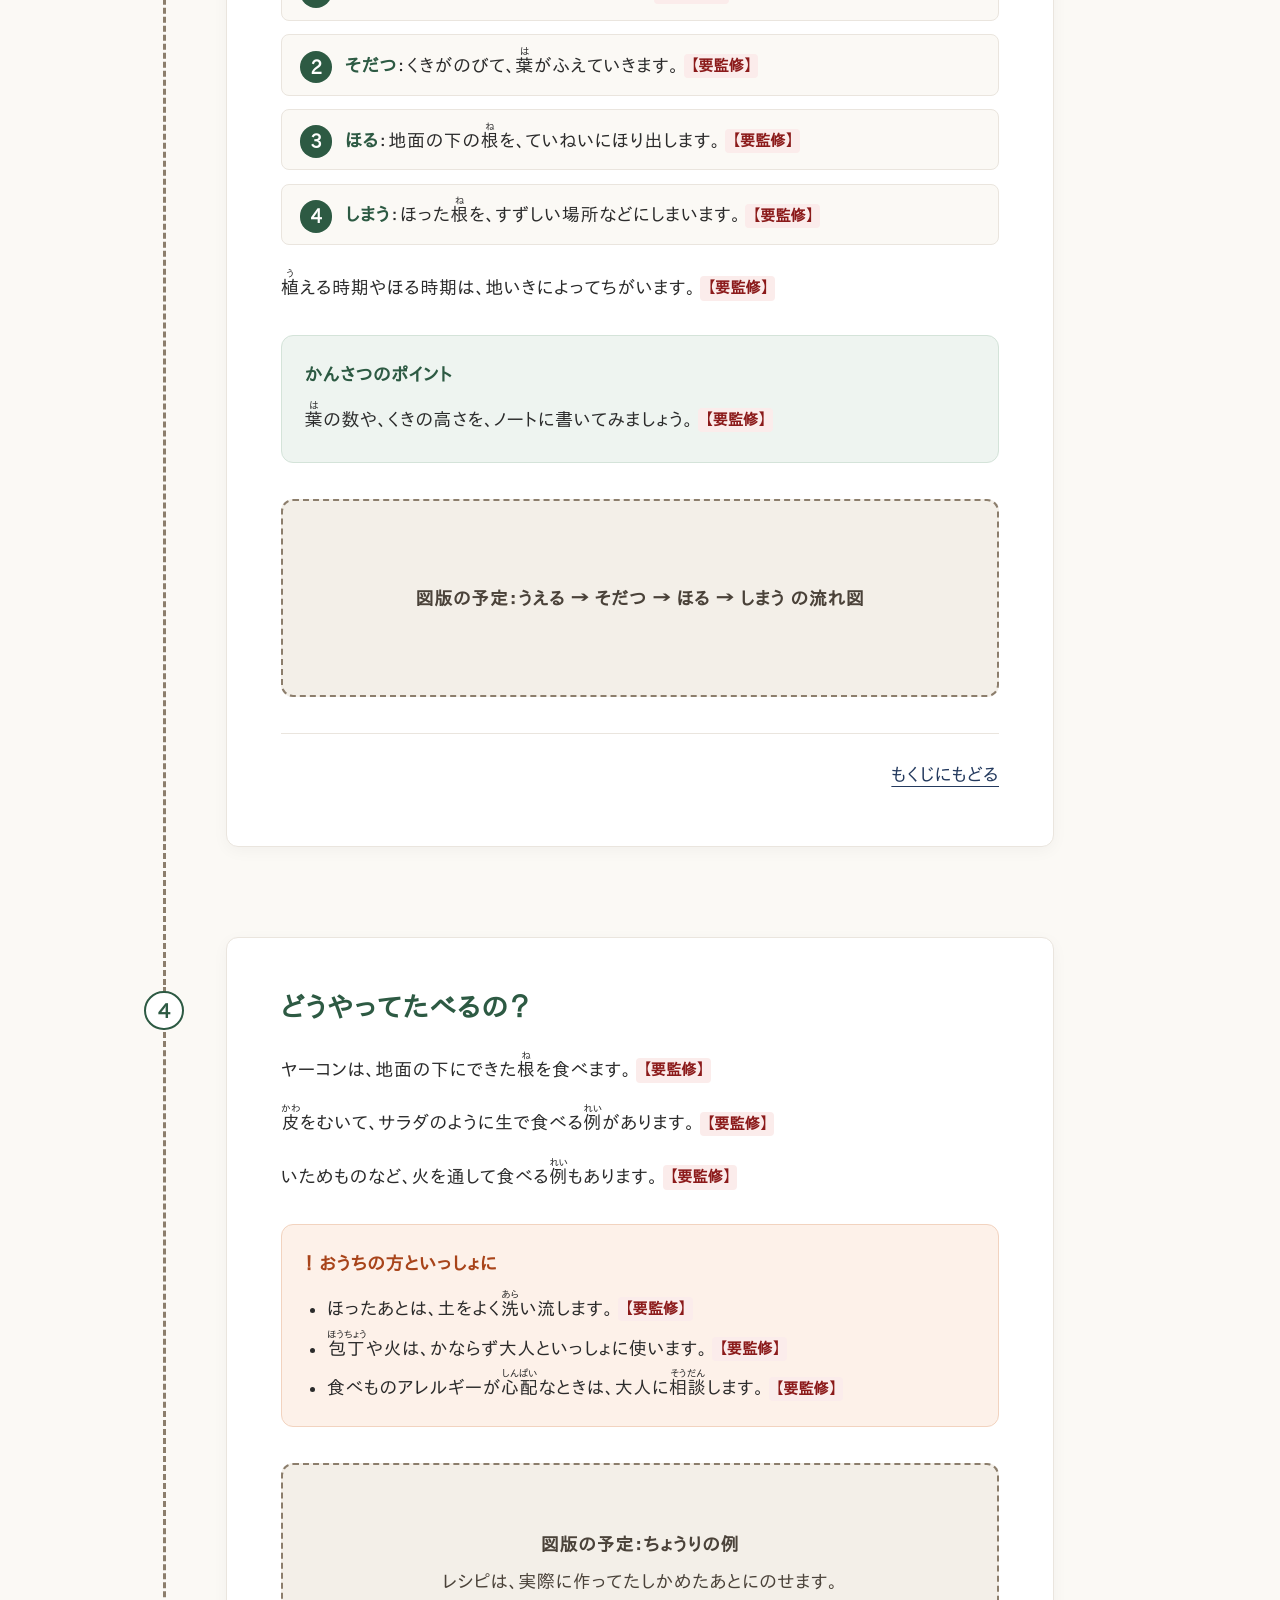
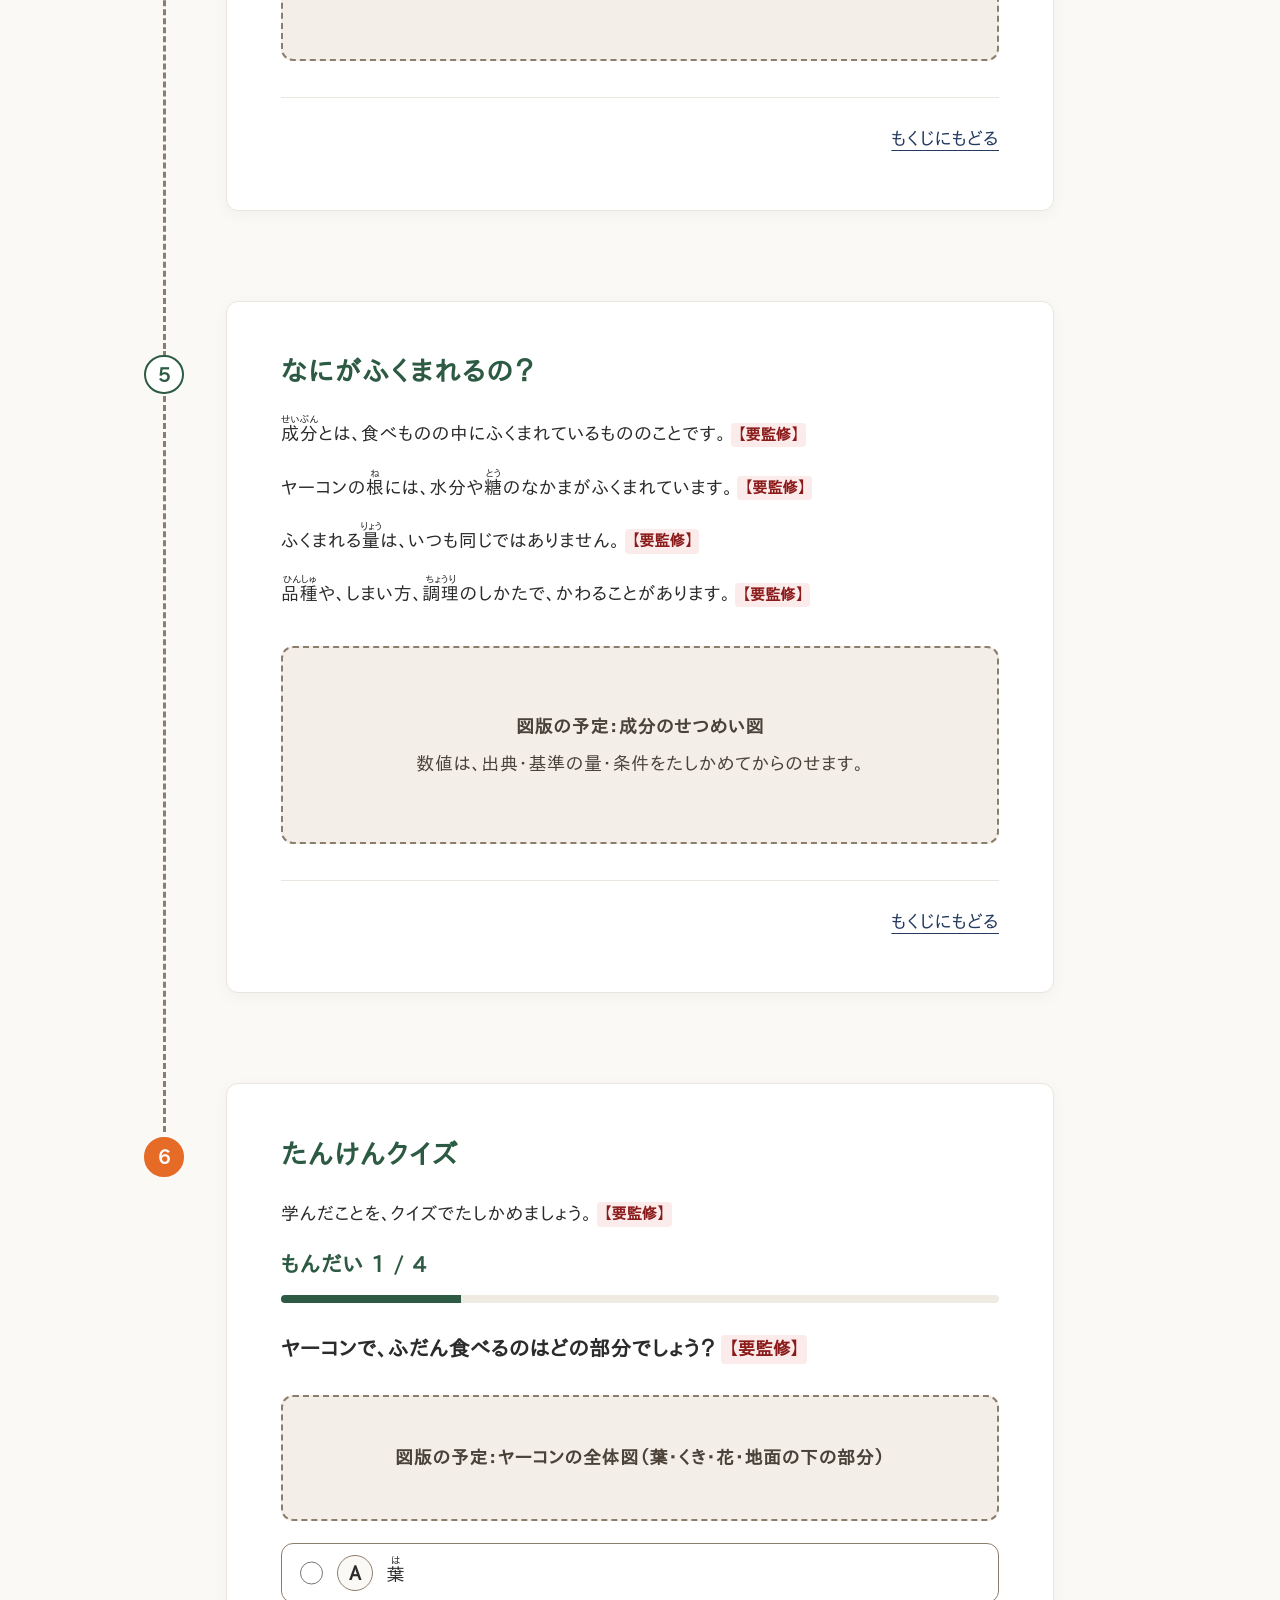
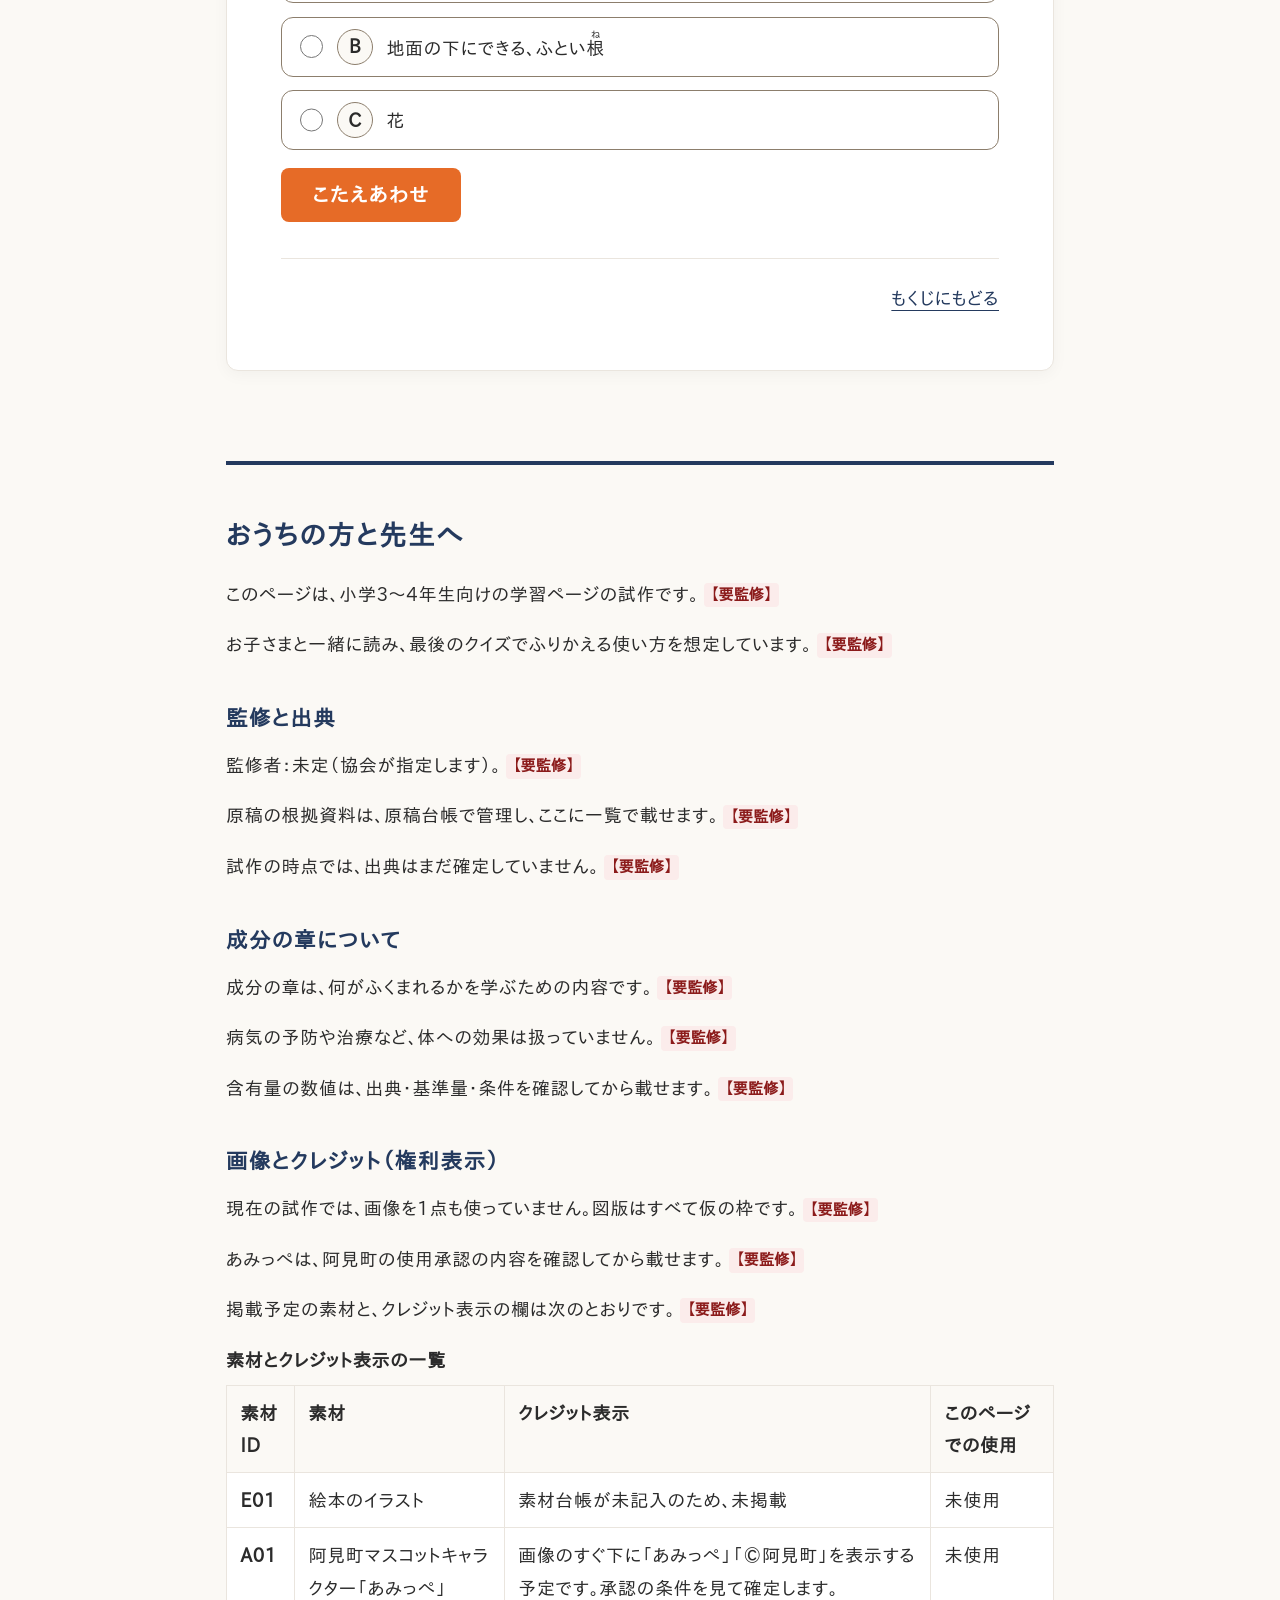
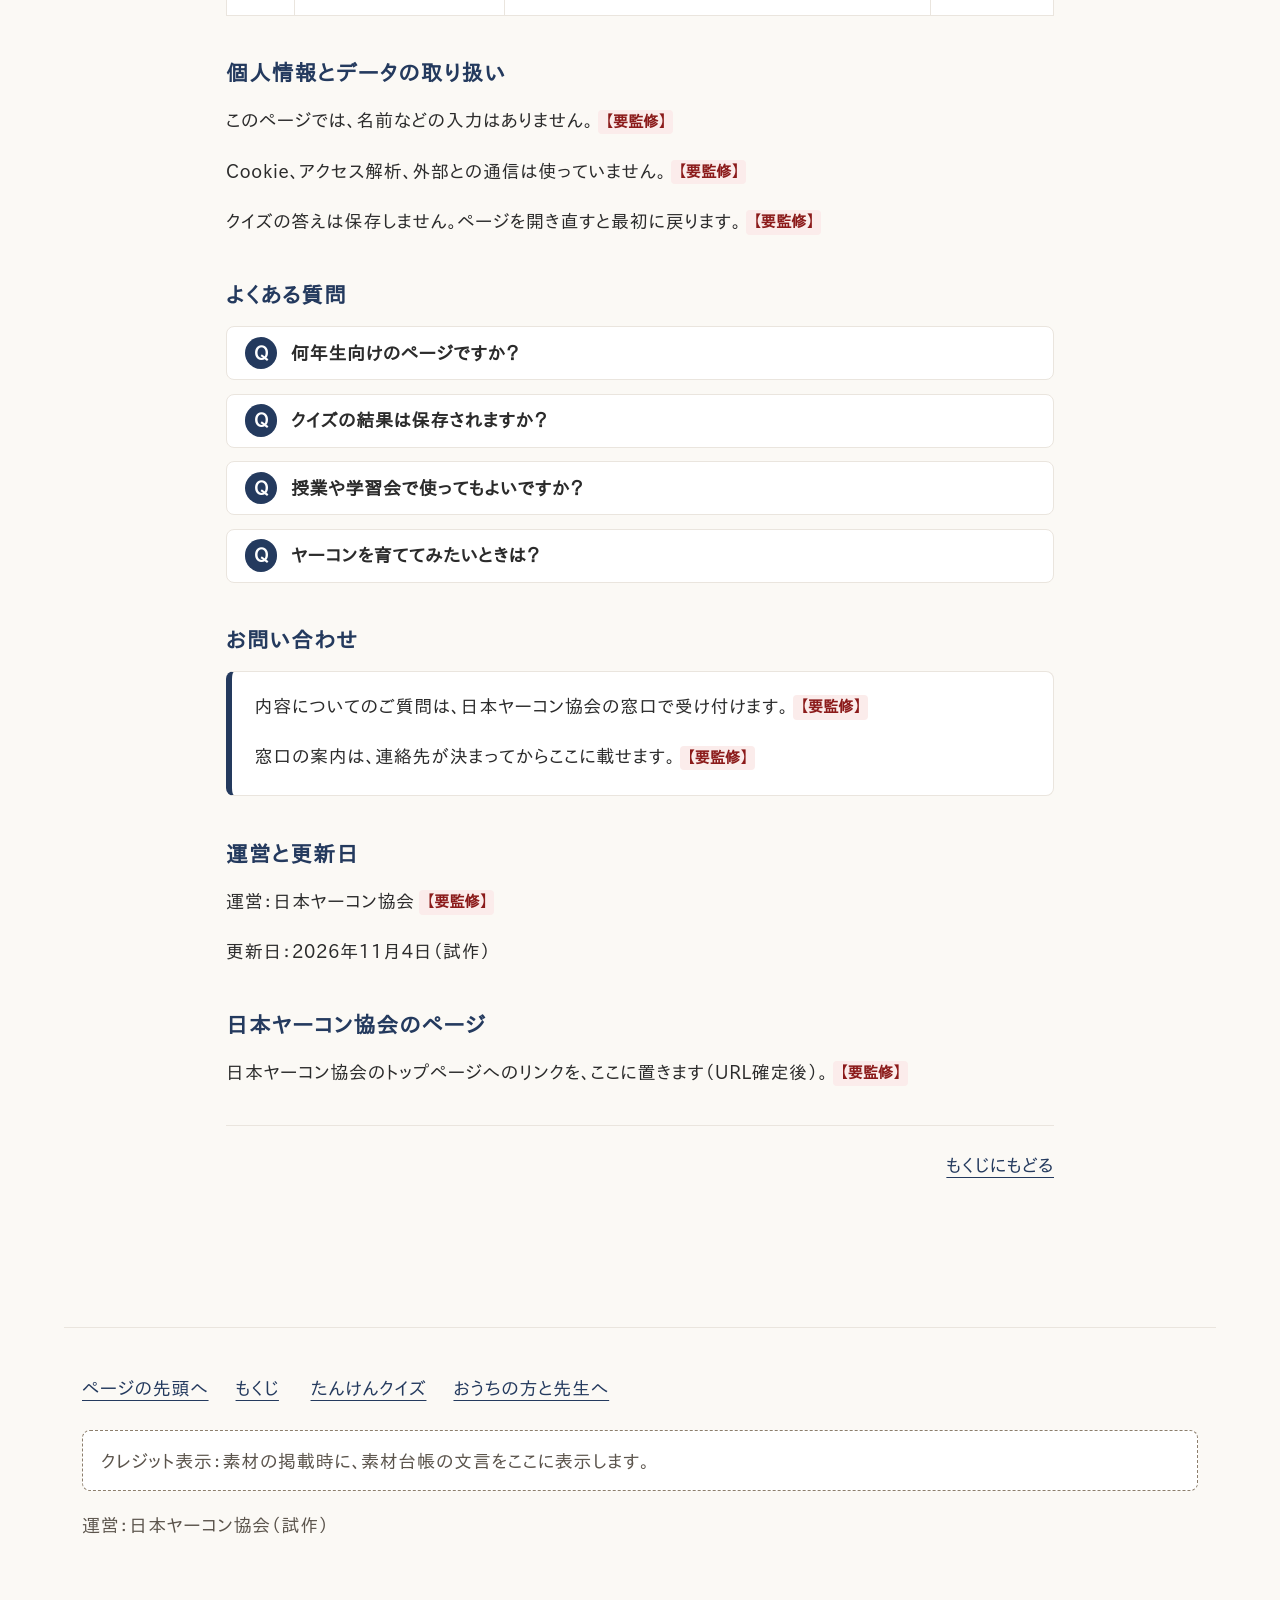
<file: site-ochitsuki/index.html>
<!DOCTYPE html>
<html lang="ja">
<head>
  <meta charset="utf-8">
  <meta name="viewport" content="width=device-width, initial-scale=1">
  <!-- 検証用の試作のため、検索エンジンの対象外にする（第8章）。公開時に外す -->
  <meta name="robots" content="noindex, nofollow">
  <title>ヤーコンたんけん隊！ 小学生のためのヤーコンずかん｜日本ヤーコン協会</title>
  <!-- 説明文は仮。監修済みの内容から作り直す（第8章） -->
  <meta name="description" content="【試作・要監修】小学3〜4年生向けに、ヤーコンの植物・原産地・育て方・食べ方・成分を学び、クイズでふりかえるページです。">
  <!-- canonical は公開URL（U03）が決まるまで設定しない -->
  <!-- OGP画像は、素材台帳で「可」の素材が無いため設定しない（第5章・第8章） -->
  <!-- ファビコンの自動リクエストを出さないための空指定 -->
  <link rel="icon" href="data:,">
  <link rel="stylesheet" href="styles.css">
</head>
<body>
  <a class="skip-link" href="#main">本文へスキップ</a>

  <!-- 試作であることの表示（協会確認用） -->
  <div class="proto-banner" role="note">
    <p><strong>【試作】</strong>協会の確認用です。文章・問題・解説はすべて仮の原稿で、監修前です。「【要監修】」の印が付いた所は、公開前に必ず確認します。図版は仮の枠です。</p>
  </div>

  <header class="site-header" id="intro">
    <!-- ヒーロー：タイトルと開始ボタン（左）、表紙の図版（右。狭い画面では下） -->
    <div class="hero">
      <div class="hero-text">
        <p class="org-name">日本ヤーコン協会</p>
        <h1><span class="h1-line">ヤーコン</span><span class="h1-line">たんけん<ruby>隊<rp>（</rp><rt>たい</rt><rp>）</rp></ruby>！</span></h1>
        <p class="lead tagline">ヤーコンという<ruby>植物<rp>（</rp><rt>しょくぶつ</rt><rp>）</rp></ruby>を、いっしょにたんけんしましょう。<span class="kanshu">【要監修】</span></p>
        <p class="hero-actions"><a class="button" href="#plant">たんけんをはじめる</a></p>
      </div>
      <figure class="figure hero-figure">
        <div class="placeholder">図版の予定：表紙のイラスト<br><span class="placeholder-note">候補：絵本イラスト（E01）またはあみっぺ（A01）。素材台帳の記入後に決めます。</span></div>
      </figure>
    </div>

    <!-- もくじ：地面の線の下に「土の帯」を置き、地面の下へ掘り進むルートとして見せる -->
    <div class="ground">
    <div class="toc-block">
      <h2 class="toc-title" id="toc-title">このページで学べること</h2>
      <p>つぎの6つのことを、じゅんばんに学べます。<span class="kanshu">【要監修】</span></p>
      <nav aria-labelledby="toc-title">
        <ol class="toc" id="toc">
          <li><a href="#plant">ヤーコンってなに？</a></li>
          <li><a href="#origin">どこからきたの？</a></li>
          <li><a href="#grow">どうやってそだつの？</a></li>
          <li><a href="#eat">どうやってたべるの？</a></li>
          <li><a href="#nutrients">なにがふくまれるの？</a></li>
          <li><a href="#quiz">たんけんクイズ</a></li>
        </ol>
      </nav>
      <p class="toc-adults"><a href="#adults">おうちの方と先生へ</a></p>
    </div>
    </div>
  </header>

  <main id="main" tabindex="-1">

    <!-- 2. 植物（C01） -->
    <section class="chapter" id="plant" aria-labelledby="plant-title">
      <h2 id="plant-title"><span class="chapter-no">1</span>ヤーコンってなに？</h2>
      <p>ヤーコンは、<ruby>畑<rp>（</rp><rt>はたけ</rt><rp>）</rp></ruby>でそだてる<ruby>植物<rp>（</rp><rt>しょくぶつ</rt><rp>）</rp></ruby>です。キクのなかまだといわれています。<span class="kanshu">【要監修】</span></p>
      <p><ruby>葉<rp>（</rp><rt>は</rt><rp>）</rp></ruby>や<ruby>茎<rp>（</rp><rt>くき</rt><rp>）</rp></ruby>は、地面の上でのびます。花がさくこともあります。<span class="kanshu">【要監修】</span></p>
      <p>地面の下には、ふとい<ruby>根<rp>（</rp><rt>ね</rt><rp>）</rp></ruby>ができます。ふだん食べるのは、この<ruby>根<rp>（</rp><rt>ね</rt><rp>）</rp></ruby>です。<span class="kanshu">【要監修】</span></p>
      <p>つぎの年に<ruby>植<rp>（</rp><rt>う</rt><rp>）</rp></ruby>える部分は、食べる<ruby>根<rp>（</rp><rt>ね</rt><rp>）</rp></ruby>とはべつの部分です。<span class="kanshu">【要監修】</span></p>
      <figure class="figure">
        <div class="placeholder">図版の予定：葉・くき・花・地面の下の部分がわかる図<br><span class="placeholder-note">食べる部分と、植える部分を分けてしめします。</span></div>
      </figure>
      <p class="back"><a href="#toc">もくじにもどる</a></p>
    </section>

    <!-- 3. 原産地（C02） -->
    <section class="chapter" id="origin" aria-labelledby="origin-title">
      <h2 id="origin-title"><span class="chapter-no">2</span>どこからきたの？</h2>
      <p><ruby>原産地<rp>（</rp><rt>げんさんち</rt><rp>）</rp></ruby>とは、その<ruby>植物<rp>（</rp><rt>しょくぶつ</rt><rp>）</rp></ruby>がもともとそだっていた場所のことです。<span class="kanshu">【要監修】</span></p>
      <p>ヤーコンの<ruby>原産地<rp>（</rp><rt>げんさんち</rt><rp>）</rp></ruby>は、南アメリカだといわれています。<span class="kanshu">【要監修】</span></p>
      <p>アンデスという、高い山がつづく地いきです。日本からは、海をこえたとても遠い場所です。<span class="kanshu">【要監修】</span></p>
      <figure class="figure">
        <div class="placeholder">図版の予定：世界地図<br><span class="placeholder-note">南アメリカのアンデス地いきと、日本の位置をしめします。</span></div>
      </figure>
      <p class="back"><a href="#toc">もくじにもどる</a></p>
    </section>

    <!-- 4. 栽培（C03） -->
    <section class="chapter" id="grow" aria-labelledby="grow-title">
      <h2 id="grow-title"><span class="chapter-no">3</span>どうやってそだつの？</h2>
      <p>ヤーコンは、つぎのじゅんばんでそだてます。<span class="kanshu">【要監修】</span></p>
      <ol class="steps">
        <li><strong>うえる</strong>：<ruby>芽<rp>（</rp><rt>め</rt><rp>）</rp></ruby>が出る部分を、<ruby>畑<rp>（</rp><rt>はたけ</rt><rp>）</rp></ruby>に<ruby>植<rp>（</rp><rt>う</rt><rp>）</rp></ruby>えます。<span class="kanshu">【要監修】</span></li>
        <li><strong>そだつ</strong>：くきがのびて、<ruby>葉<rp>（</rp><rt>は</rt><rp>）</rp></ruby>がふえていきます。<span class="kanshu">【要監修】</span></li>
        <li><strong>ほる</strong>：地面の下の<ruby>根<rp>（</rp><rt>ね</rt><rp>）</rp></ruby>を、ていねいにほり出します。<span class="kanshu">【要監修】</span></li>
        <li><strong>しまう</strong>：ほった<ruby>根<rp>（</rp><rt>ね</rt><rp>）</rp></ruby>を、すずしい場所などにしまいます。<span class="kanshu">【要監修】</span></li>
      </ol>
      <p><ruby>植<rp>（</rp><rt>う</rt><rp>）</rp></ruby>える時期やほる時期は、地いきによってちがいます。<span class="kanshu">【要監修】</span></p>
      <div class="tip">
        <p class="tip-title">かんさつのポイント</p>
        <p><ruby>葉<rp>（</rp><rt>は</rt><rp>）</rp></ruby>の数や、くきの高さを、ノートに書いてみましょう。<span class="kanshu">【要監修】</span></p>
      </div>
      <figure class="figure">
        <div class="placeholder">図版の予定：うえる → そだつ → ほる → しまう の流れ図</div>
      </figure>
      <p class="back"><a href="#toc">もくじにもどる</a></p>
    </section>

    <!-- 5. 食べ方（C04） -->
    <section class="chapter" id="eat" aria-labelledby="eat-title">
      <h2 id="eat-title"><span class="chapter-no">4</span>どうやってたべるの？</h2>
      <p>ヤーコンは、地面の下にできた<ruby>根<rp>（</rp><rt>ね</rt><rp>）</rp></ruby>を食べます。<span class="kanshu">【要監修】</span></p>
      <p><ruby>皮<rp>（</rp><rt>かわ</rt><rp>）</rp></ruby>をむいて、サラダのように生で食べる<ruby>例<rp>（</rp><rt>れい</rt><rp>）</rp></ruby>があります。<span class="kanshu">【要監修】</span></p>
      <p>いためものなど、火を通して食べる<ruby>例<rp>（</rp><rt>れい</rt><rp>）</rp></ruby>もあります。<span class="kanshu">【要監修】</span></p>
      <div class="caution">
        <p class="caution-title"><span aria-hidden="true">！</span> おうちの方といっしょに</p>
        <ul>
          <li>ほったあとは、土をよく<ruby>洗<rp>（</rp><rt>あら</rt><rp>）</rp></ruby>い流します。<span class="kanshu">【要監修】</span></li>
          <li><ruby>包丁<rp>（</rp><rt>ほうちょう</rt><rp>）</rp></ruby>や火は、かならず大人といっしょに使います。<span class="kanshu">【要監修】</span></li>
          <li>食べものアレルギーが<ruby>心配<rp>（</rp><rt>しんぱい</rt><rp>）</rp></ruby>なときは、大人に<ruby>相談<rp>（</rp><rt>そうだん</rt><rp>）</rp></ruby>します。<span class="kanshu">【要監修】</span></li>
        </ul>
      </div>
      <figure class="figure">
        <div class="placeholder">図版の予定：ちょうりの例<br><span class="placeholder-note">レシピは、実際に作ってたしかめたあとにのせます。</span></div>
      </figure>
      <p class="back"><a href="#toc">もくじにもどる</a></p>
    </section>

    <!-- 6. 成分（C05）：健康効果を期待させる表現は使わない（第6章） -->
    <section class="chapter" id="nutrients" aria-labelledby="nutrients-title">
      <h2 id="nutrients-title"><span class="chapter-no">5</span>なにがふくまれるの？</h2>
      <p><ruby>成分<rp>（</rp><rt>せいぶん</rt><rp>）</rp></ruby>とは、食べものの中にふくまれているもののことです。<span class="kanshu">【要監修】</span></p>
      <p>ヤーコンの<ruby>根<rp>（</rp><rt>ね</rt><rp>）</rp></ruby>には、水分や<ruby>糖<rp>（</rp><rt>とう</rt><rp>）</rp></ruby>のなかまがふくまれています。<span class="kanshu">【要監修】</span></p>
      <p>ふくまれる<ruby>量<rp>（</rp><rt>りょう</rt><rp>）</rp></ruby>は、いつも同じではありません。<span class="kanshu">【要監修】</span></p>
      <p><ruby>品種<rp>（</rp><rt>ひんしゅ</rt><rp>）</rp></ruby>や、しまい方、<ruby>調理<rp>（</rp><rt>ちょうり</rt><rp>）</rp></ruby>のしかたで、かわることがあります。<span class="kanshu">【要監修】</span></p>
      <figure class="figure">
        <div class="placeholder">図版の予定：成分のせつめい図<br><span class="placeholder-note">数値は、出典・基準の量・条件をたしかめてからのせます。</span></div>
      </figure>
      <p class="back"><a href="#toc">もくじにもどる</a></p>
    </section>

    <!-- 7. クイズ（第4章） -->
    <section class="chapter" id="quiz" aria-labelledby="quiz-title">
      <h2 id="quiz-title"><span class="chapter-no">6</span>たんけんクイズ</h2>
      <p>学んだことを、クイズでたしかめましょう。<span class="kanshu">【要監修】</span></p>

      <!-- JavaScript が動くときのクイズ。quiz.js が中身を作り、hidden を外す -->
      <div id="quiz-app" class="quiz-app" hidden></div>

      <!-- JavaScript が動かないときの代替表示（全問題と、折りたたみの正解・解説）。
           quiz-data.json から tools/build.mjs で生成する。手で書きかえない -->
      <div id="quiz-static" class="quiz-static">
<!-- QUIZ-STATIC:START -->
        <p class="noscript-note">JavaScript が使えないため、問題と答えをまとめて表示しています。「こたえと解説を見る」をおすと、答えが出ます。</p>
        <ol class="static-list">
          <li class="static-q">
            <h3>もんだい 1 / 4</h3>
            <p class="q-text">ヤーコンで、ふだん食べるのはどの部分でしょう？<span class="kanshu">【要監修】</span></p>
            <div class="placeholder placeholder-small">図版の予定：ヤーコンの全体図（葉・くき・花・地面の下の部分）</div>
            <ul class="static-choices">
              <li><span class="choice-label">A</span> <span class="choice-text"><ruby>葉<rp>（</rp><rt>は</rt><rp>）</rp></ruby></span></li>
              <li><span class="choice-label">B</span> <span class="choice-text">地面の下にできる、ふとい<ruby>根<rp>（</rp><rt>ね</rt><rp>）</rp></ruby></span></li>
              <li><span class="choice-label">C</span> <span class="choice-text">花</span></li>
            </ul>
            <details class="static-answer">
              <summary>こたえと解説を見る</summary>
              <p><strong>こたえ：B</strong> 地面の下にできる、ふとい<ruby>根<rp>（</rp><rt>ね</rt><rp>）</rp></ruby></p>
              <p>ふだん食べるのは、地面の下にできる、ふとい<ruby>根<rp>（</rp><rt>ね</rt><rp>）</rp></ruby>です。つぎの年に<ruby>植<rp>（</rp><rt>う</rt><rp>）</rp></ruby>える部分とは、ちがう部分です。<span class="kanshu">【要監修】</span></p>
              <p><a href="#plant">「ヤーコンってなに？」をもういちど読む</a></p>
            </details>
          </li>
          <li class="static-q">
            <h3>もんだい 2 / 4</h3>
            <p class="q-text">ヤーコンのふるさとは、どこだといわれているでしょう？<span class="kanshu">【要監修】</span></p>
            <ul class="static-choices">
              <li><span class="choice-label">A</span> <span class="choice-text">ヨーロッパ</span></li>
              <li><span class="choice-label">B</span> <span class="choice-text"><ruby>南極<rp>（</rp><rt>なんきょく</rt><rp>）</rp></ruby></span></li>
              <li><span class="choice-label">C</span> <span class="choice-text">南アメリカのアンデス地いき</span></li>
            </ul>
            <details class="static-answer">
              <summary>こたえと解説を見る</summary>
              <p><strong>こたえ：C</strong> 南アメリカのアンデス地いき</p>
              <p>南アメリカのアンデス地いきだといわれています。高い山がつづく地いきです。<span class="kanshu">【要監修】</span></p>
              <p><a href="#origin">「どこからきたの？」をもういちど読む</a></p>
            </details>
          </li>
          <li class="static-q">
            <h3>もんだい 3 / 4</h3>
            <p class="q-text">ヤーコンがそだつじゅんばんで、正しいのはどれでしょう？<span class="kanshu">【要監修】</span></p>
            <ul class="static-choices">
              <li><span class="choice-label">A</span> <span class="choice-text"><ruby>植<rp>（</rp><rt>う</rt><rp>）</rp></ruby>える → そだつ → ほる</span></li>
              <li><span class="choice-label">B</span> <span class="choice-text">ほる → <ruby>植<rp>（</rp><rt>う</rt><rp>）</rp></ruby>える → そだつ</span></li>
              <li><span class="choice-label">C</span> <span class="choice-text">そだつ → ほる → <ruby>植<rp>（</rp><rt>う</rt><rp>）</rp></ruby>える</span></li>
            </ul>
            <details class="static-answer">
              <summary>こたえと解説を見る</summary>
              <p><strong>こたえ：A</strong> <ruby>植<rp>（</rp><rt>う</rt><rp>）</rp></ruby>える → そだつ → ほる</p>
              <p>まず畑に<ruby>植<rp>（</rp><rt>う</rt><rp>）</rp></ruby>えます。くきや<ruby>葉<rp>（</rp><rt>は</rt><rp>）</rp></ruby>がそだったあと、地面の下の<ruby>根<rp>（</rp><rt>ね</rt><rp>）</rp></ruby>をほります。<span class="kanshu">【要監修】</span></p>
              <p><a href="#grow">「どうやってそだつの？」をもういちど読む</a></p>
            </details>
          </li>
          <li class="static-q">
            <h3>もんだい 4 / 4</h3>
            <p class="q-text">ヤーコンを<ruby>調理<rp>（</rp><rt>ちょうり</rt><rp>）</rp></ruby>するとき、<ruby>包丁<rp>（</rp><rt>ほうちょう</rt><rp>）</rp></ruby>はどう使うとよいでしょう？<span class="kanshu">【要監修】</span></p>
            <ul class="static-choices">
              <li><span class="choice-label">A</span> <span class="choice-text">ひとりで、すばやく使う</span></li>
              <li><span class="choice-label">B</span> <span class="choice-text">大人といっしょに使う</span></li>
              <li><span class="choice-label">C</span> <span class="choice-text">友だちとふざけながら使う</span></li>
            </ul>
            <details class="static-answer">
              <summary>こたえと解説を見る</summary>
              <p><strong>こたえ：B</strong> 大人といっしょに使う</p>
              <p><ruby>包丁<rp>（</rp><rt>ほうちょう</rt><rp>）</rp></ruby>や火は、かならず大人といっしょに使います。けがをしないように、ゆっくり使いましょう。<span class="kanshu">【要監修】</span></p>
              <p><a href="#eat">「どうやってたべるの？」をもういちど読む</a></p>
            </details>
          </li>
        </ol>
<!-- QUIZ-STATIC:END -->
      </div>

      <p class="back"><a href="#toc">もくじにもどる</a></p>
    </section>

    <!-- 8. おうちの方と先生へ -->
    <section class="chapter adults" id="adults" aria-labelledby="adults-title">
      <h2 id="adults-title">おうちの方と先生へ</h2>
      <p>このページは、小学3〜4年生向けの学習ページの試作です。<span class="kanshu">【要監修】</span></p>
      <p>お子さまと一緒に読み、最後のクイズでふりかえる使い方を想定しています。<span class="kanshu">【要監修】</span></p>

      <h3>監修と出典</h3>
      <p>監修者：未定（協会が指定します）。<span class="kanshu">【要監修】</span></p>
      <p>原稿の根拠資料は、原稿台帳で管理し、ここに一覧で載せます。<span class="kanshu">【要監修】</span></p>
      <p>試作の時点では、出典はまだ確定していません。<span class="kanshu">【要監修】</span></p>

      <h3>成分の章について</h3>
      <p>成分の章は、何がふくまれるかを学ぶための内容です。<span class="kanshu">【要監修】</span></p>
      <p>病気の予防や治療など、体への効果は扱っていません。<span class="kanshu">【要監修】</span></p>
      <p>含有量の数値は、出典・基準量・条件を確認してから載せます。<span class="kanshu">【要監修】</span></p>

      <h3>画像とクレジット（権利表示）</h3>
      <p>現在の試作では、画像を1点も使っていません。図版はすべて仮の枠です。<span class="kanshu">【要監修】</span></p>
      <p>あみっぺは、阿見町の使用承認の内容を確認してから載せます。<span class="kanshu">【要監修】</span></p>
      <p>掲載予定の素材と、クレジット表示の欄は次のとおりです。<span class="kanshu">【要監修】</span></p>
      <!-- クレジット文言は素材台帳（docs/assets.md）の文言を一字一句そのまま入れる。
           台帳が空欄のため、現時点では文言を入れず「未記入」と表示する -->
      <div class="table-wrap" role="region" aria-labelledby="credit-caption" tabindex="0">
        <table class="credits">
          <caption id="credit-caption">素材とクレジット表示の一覧</caption>
          <thead>
            <tr><th scope="col">素材ID</th><th scope="col">素材</th><th scope="col">クレジット表示</th><th scope="col">このページでの使用</th></tr>
          </thead>
          <tbody>
            <tr><th scope="row">E01</th><td>絵本のイラスト</td><td>素材台帳が未記入のため、未掲載</td><td>未使用</td></tr>
            <tr><th scope="row">A01</th><td>阿見町マスコットキャラクター「あみっぺ」</td><td>画像のすぐ下に「あみっぺ」「©阿見町」を表示する予定です。承認の条件を見て確定します。</td><td>未使用</td></tr>
          </tbody>
        </table>
      </div>

      <h3>個人情報とデータの取り扱い</h3>
      <p>このページでは、名前などの入力はありません。<span class="kanshu">【要監修】</span></p>
      <p>Cookie、アクセス解析、外部との通信は使っていません。<span class="kanshu">【要監修】</span></p>
      <p>クイズの答えは保存しません。ページを開き直すと最初に戻ります。<span class="kanshu">【要監修】</span></p>

      <h3>よくある質問</h3>
      <!-- 質問と答えは仮。協会の確認後に差し替える。details なので JavaScript が無くても開閉できる -->
      <div class="faq">
        <details>
          <summary>何年生向けのページですか？</summary>
          <p>小学3〜4年生を主な対象にしています。<span class="kanshu">【要監修】</span></p>
          <p>おうちの方や先生と一緒に読むことを想定しています。<span class="kanshu">【要監修】</span></p>
        </details>
        <details>
          <summary>クイズの結果は保存されますか？</summary>
          <p>保存しません。名前などの入力もありません。<span class="kanshu">【要監修】</span></p>
          <p>ページを開き直すと、最初の問題に戻ります。<span class="kanshu">【要監修】</span></p>
        </details>
        <details>
          <summary>授業や学習会で使ってもよいですか？</summary>
          <p>使い方の条件は、協会で決めてからお知らせします。<span class="kanshu">【要監修】</span></p>
        </details>
        <details>
          <summary>ヤーコンを育ててみたいときは？</summary>
          <p>育て方は地域によってちがいます。<span class="kanshu">【要監修】</span></p>
          <p>くわしくは、協会の窓口にお問い合わせください。<span class="kanshu">【要監修】</span></p>
        </details>
      </div>

      <h3>お問い合わせ</h3>
      <!-- このページには入力フォームを置かない（第10章）。協会の窓口へ案内する。窓口のURL・連絡先は未確定（U02） -->
      <div class="contact">
        <p>内容についてのご質問は、日本ヤーコン協会の窓口で受け付けます。<span class="kanshu">【要監修】</span></p>
        <p>窓口の案内は、連絡先が決まってからここに載せます。<span class="kanshu">【要監修】</span></p>
      </div>

      <h3>運営と更新日</h3>
      <p>運営：日本ヤーコン協会<span class="kanshu">【要監修】</span></p>
      <p>更新日：<time datetime="2026-11-04">2026年11月4日</time>（試作）</p>

      <h3>日本ヤーコン協会のページ</h3>
      <!-- 協会トップのURLが未確定（U02）のため、リンクは仮の文言のみ -->
      <p>日本ヤーコン協会のトップページへのリンクを、ここに置きます（URL確定後）。<span class="kanshu">【要監修】</span></p>
      <p class="back"><a href="#toc">もくじにもどる</a></p>
    </section>
  </main>

  <footer class="site-footer">
    <!-- フッターのリンクは、ページ内の移動だけ。協会トップ・窓口のURLは未確定（U02）のため、まだ置かない -->
    <nav class="footer-nav" aria-label="ページ内のリンク">
      <ul>
        <li><a href="#intro">ページの先頭へ</a></li>
        <li><a href="#toc">もくじ</a></li>
        <li><a href="#quiz">たんけんクイズ</a></li>
        <li><a href="#adults">おうちの方と先生へ</a></li>
      </ul>
    </nav>
    <!-- クレジット表示の位置（ページ下部）。素材を掲載したら、台帳の文言をここにも入れる -->
    <p class="footer-credit">クレジット表示：素材の掲載時に、素材台帳の文言をここに表示します。</p>
    <p>運営：日本ヤーコン協会（試作）</p>
  </footer>

  <!-- クイズの問題データ。quiz-data.json から tools/build.mjs で埋め込む。
       file:// で開いたときも読めるように、fetch ではなく埋め込みにしている -->
<!-- QUIZ-DATA:START -->
  <script type="application/json" id="quiz-data">{"draft":true,"sections":{"plant":"ヤーコンってなに？","origin":"どこからきたの？","grow":"どうやってそだつの？","eat":"どうやってたべるの？","nutrients":"なにがふくまれるの？"},"questions":[{"id":"Q01","question":"ヤーコンで、ふだん食べるのはどの部分でしょう？","figure":"図版の予定：ヤーコンの全体図（葉・くき・花・地面の下の部分）","choices":[{"id":"a","text":"{葉|は}"},{"id":"b","text":"地面の下にできる、ふとい{根|ね}"},{"id":"c","text":"花"}],"answer":"b","explanation":"ふだん食べるのは、地面の下にできる、ふとい{根|ね}です。つぎの年に{植|う}える部分とは、ちがう部分です。","review":"plant"},{"id":"Q02","question":"ヤーコンのふるさとは、どこだといわれているでしょう？","choices":[{"id":"a","text":"ヨーロッパ"},{"id":"b","text":"{南極|なんきょく}"},{"id":"c","text":"南アメリカのアンデス地いき"}],"answer":"c","explanation":"南アメリカのアンデス地いきだといわれています。高い山がつづく地いきです。","review":"origin"},{"id":"Q03","question":"ヤーコンがそだつじゅんばんで、正しいのはどれでしょう？","choices":[{"id":"a","text":"{植|う}える → そだつ → ほる"},{"id":"b","text":"ほる → {植|う}える → そだつ"},{"id":"c","text":"そだつ → ほる → {植|う}える"}],"answer":"a","explanation":"まず畑に{植|う}えます。くきや{葉|は}がそだったあと、地面の下の{根|ね}をほります。","review":"grow"},{"id":"Q04","question":"ヤーコンを{調理|ちょうり}するとき、{包丁|ほうちょう}はどう使うとよいでしょう？","choices":[{"id":"a","text":"ひとりで、すばやく使う"},{"id":"b","text":"大人といっしょに使う"},{"id":"c","text":"友だちとふざけながら使う"}],"answer":"b","explanation":"{包丁|ほうちょう}や火は、かならず大人といっしょに使います。けがをしないように、ゆっくり使いましょう。","review":"eat"}]}</script>
<!-- QUIZ-DATA:END -->
  <script src="quiz.js" defer></script>
</body>
</html>
</file>
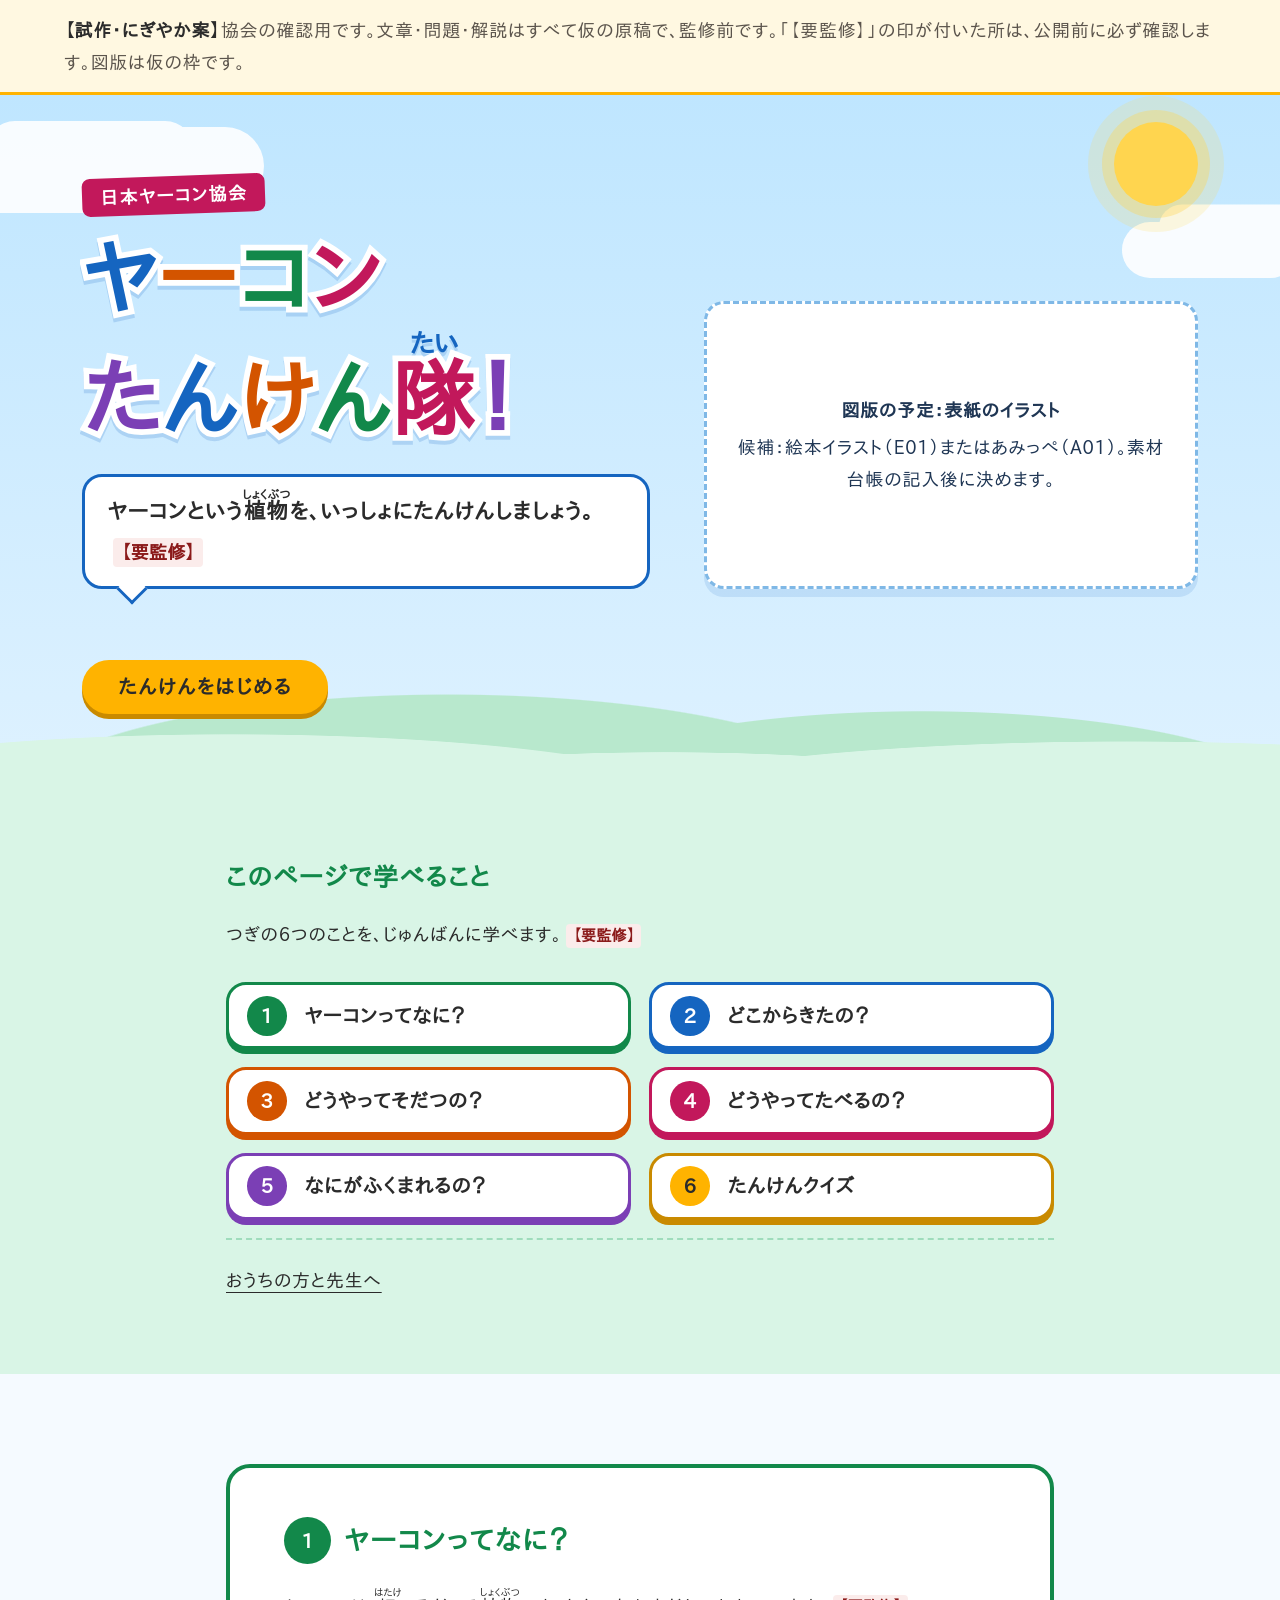
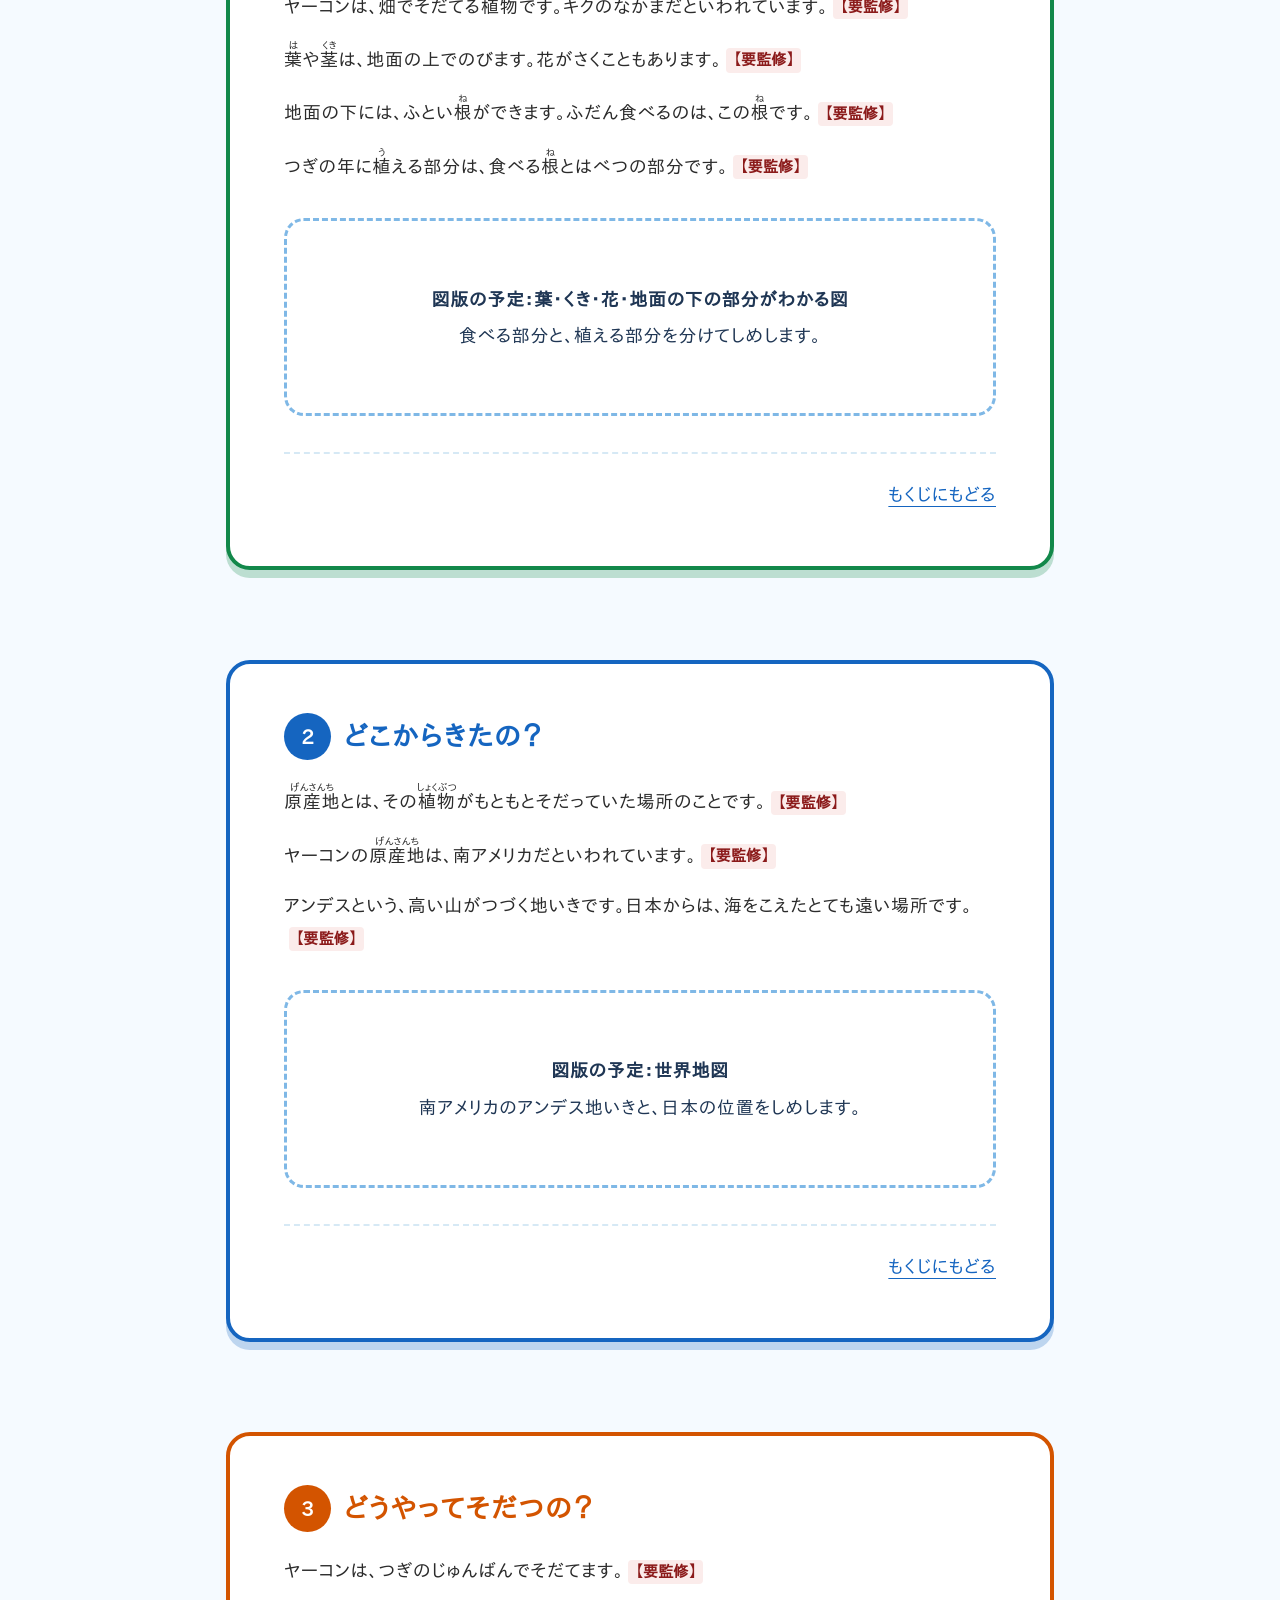
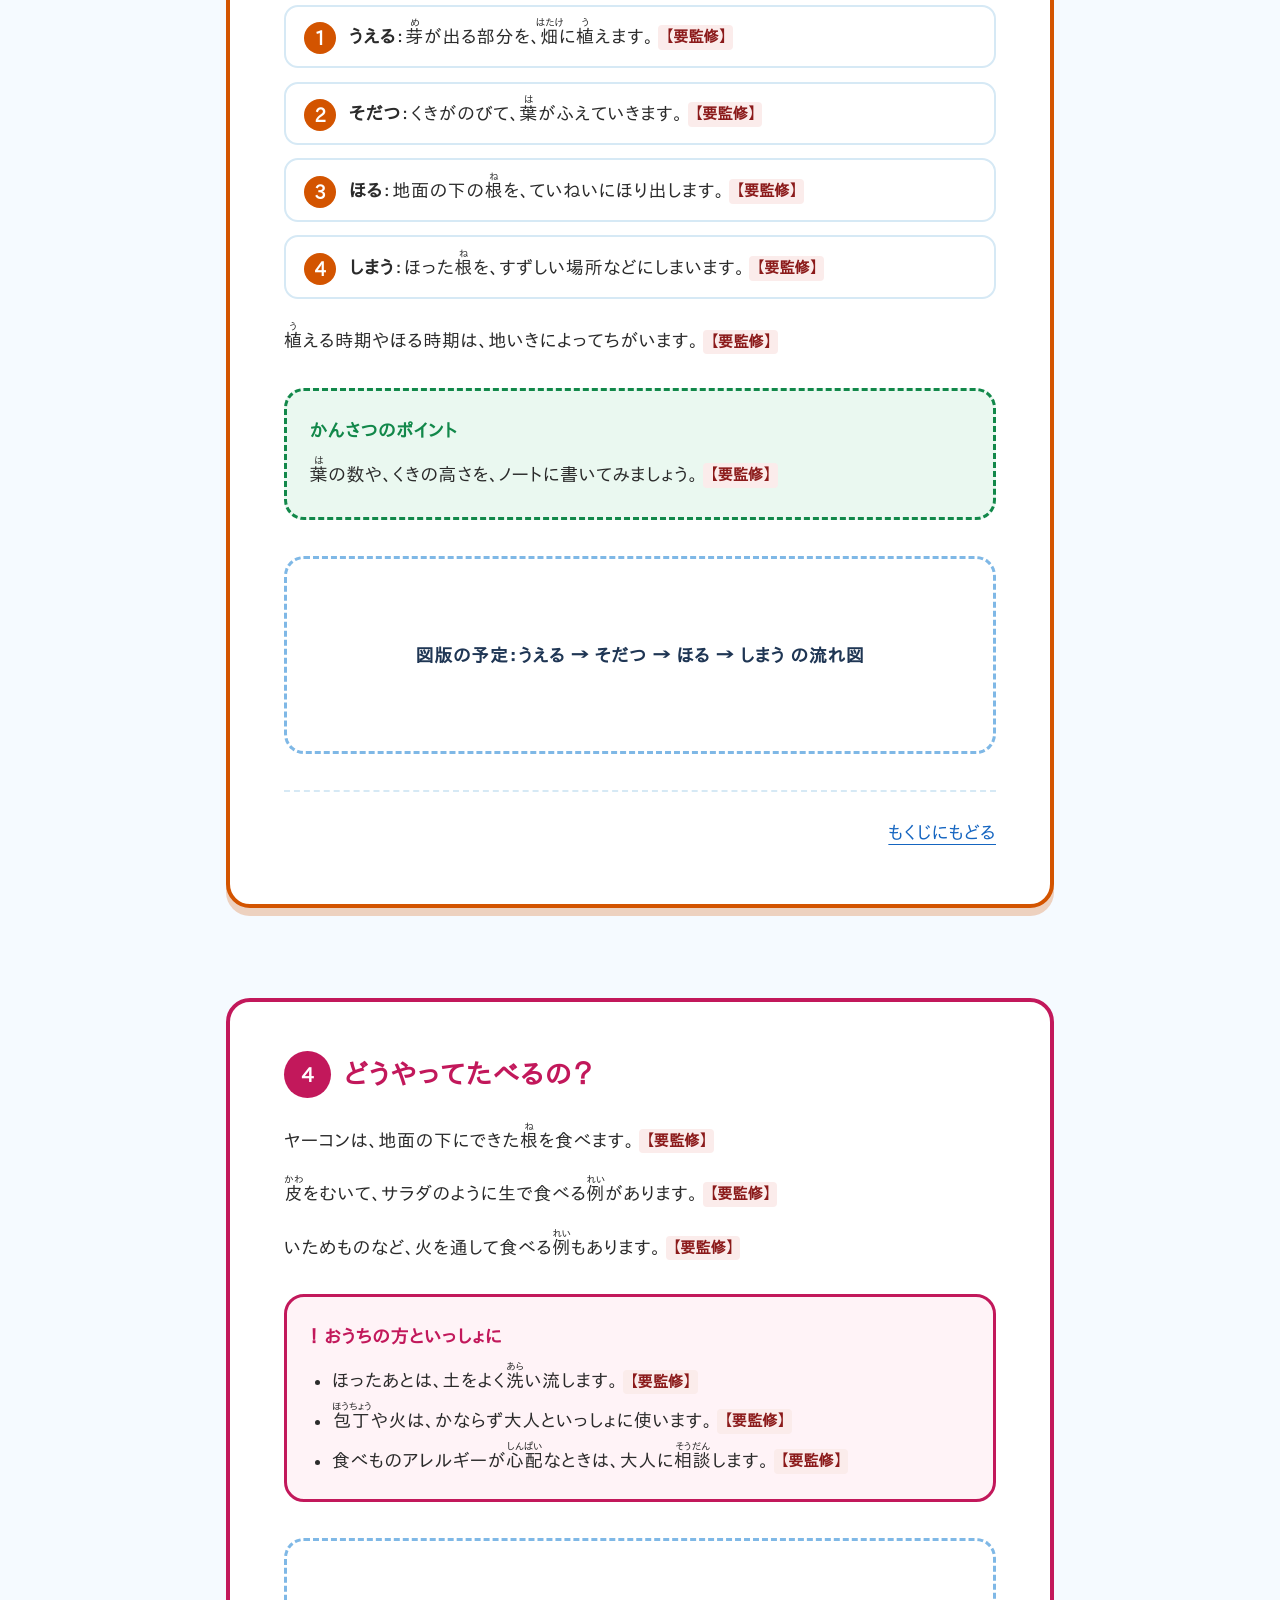
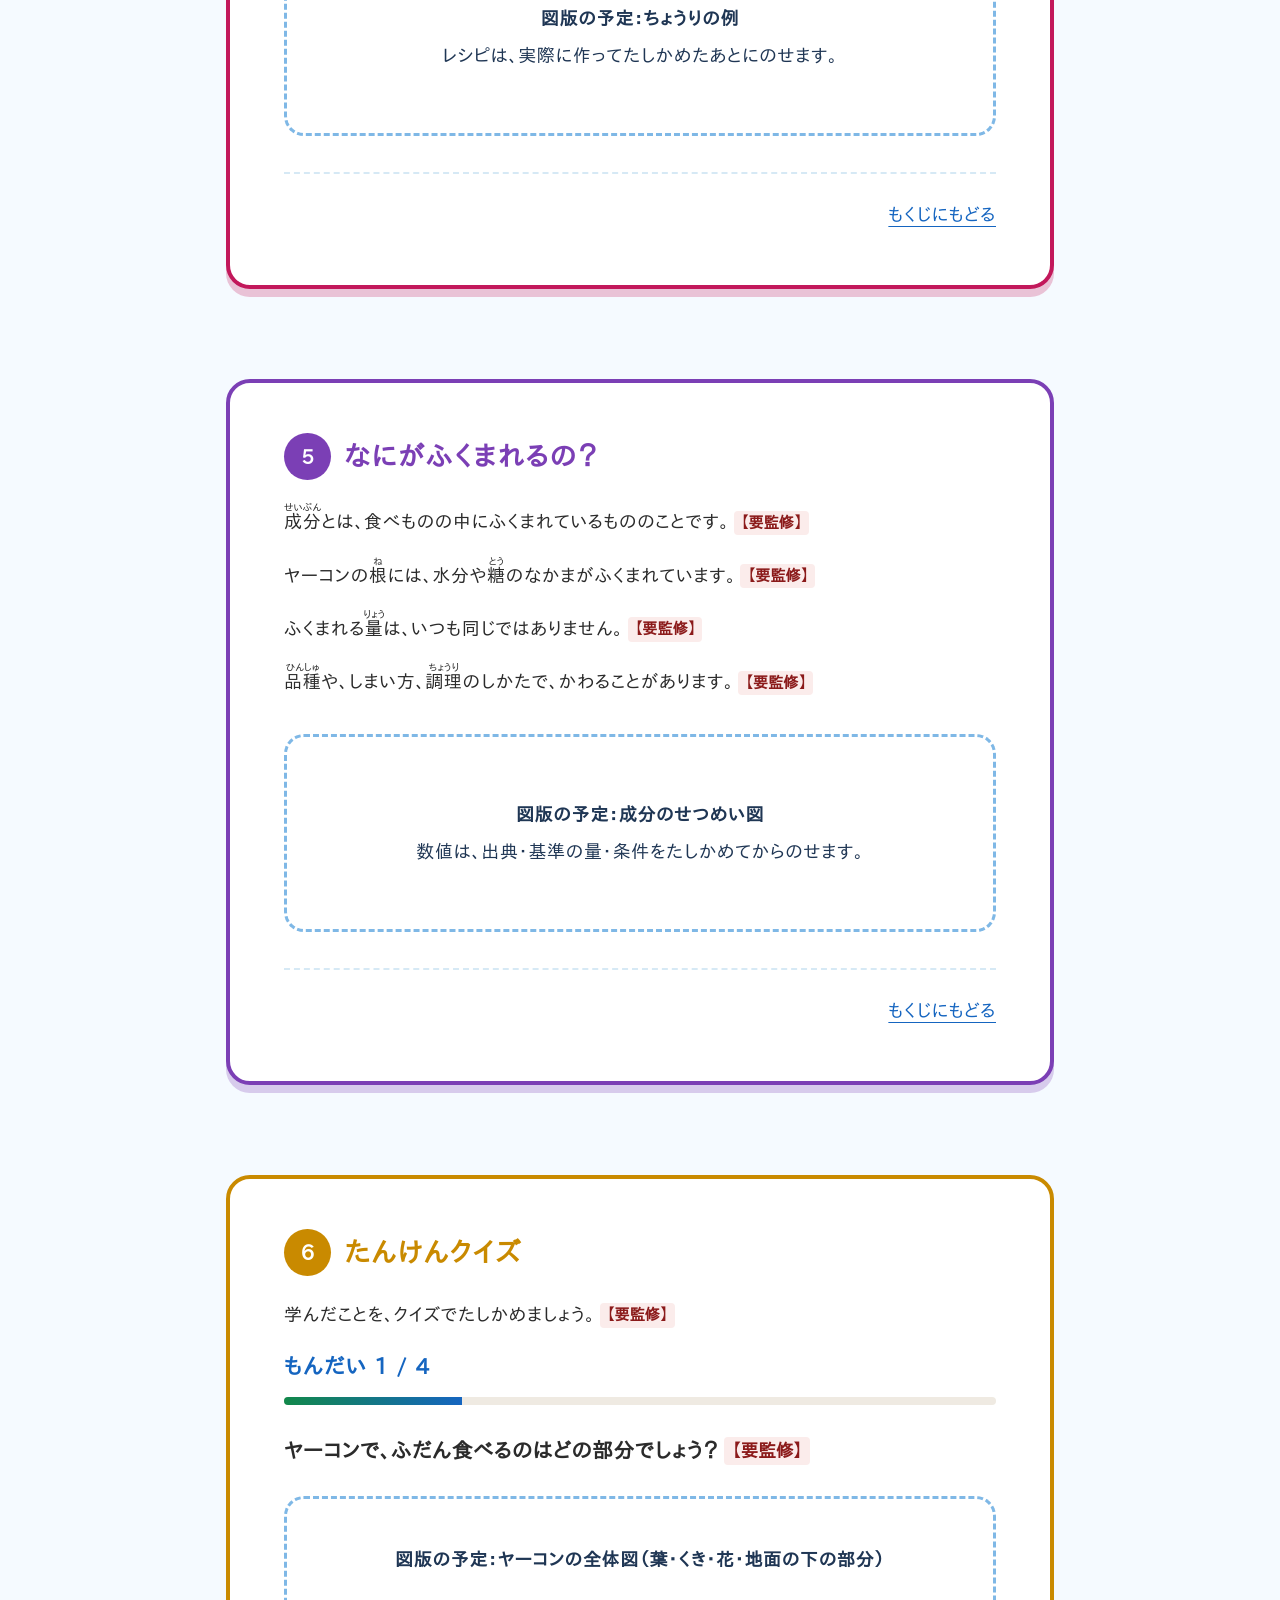
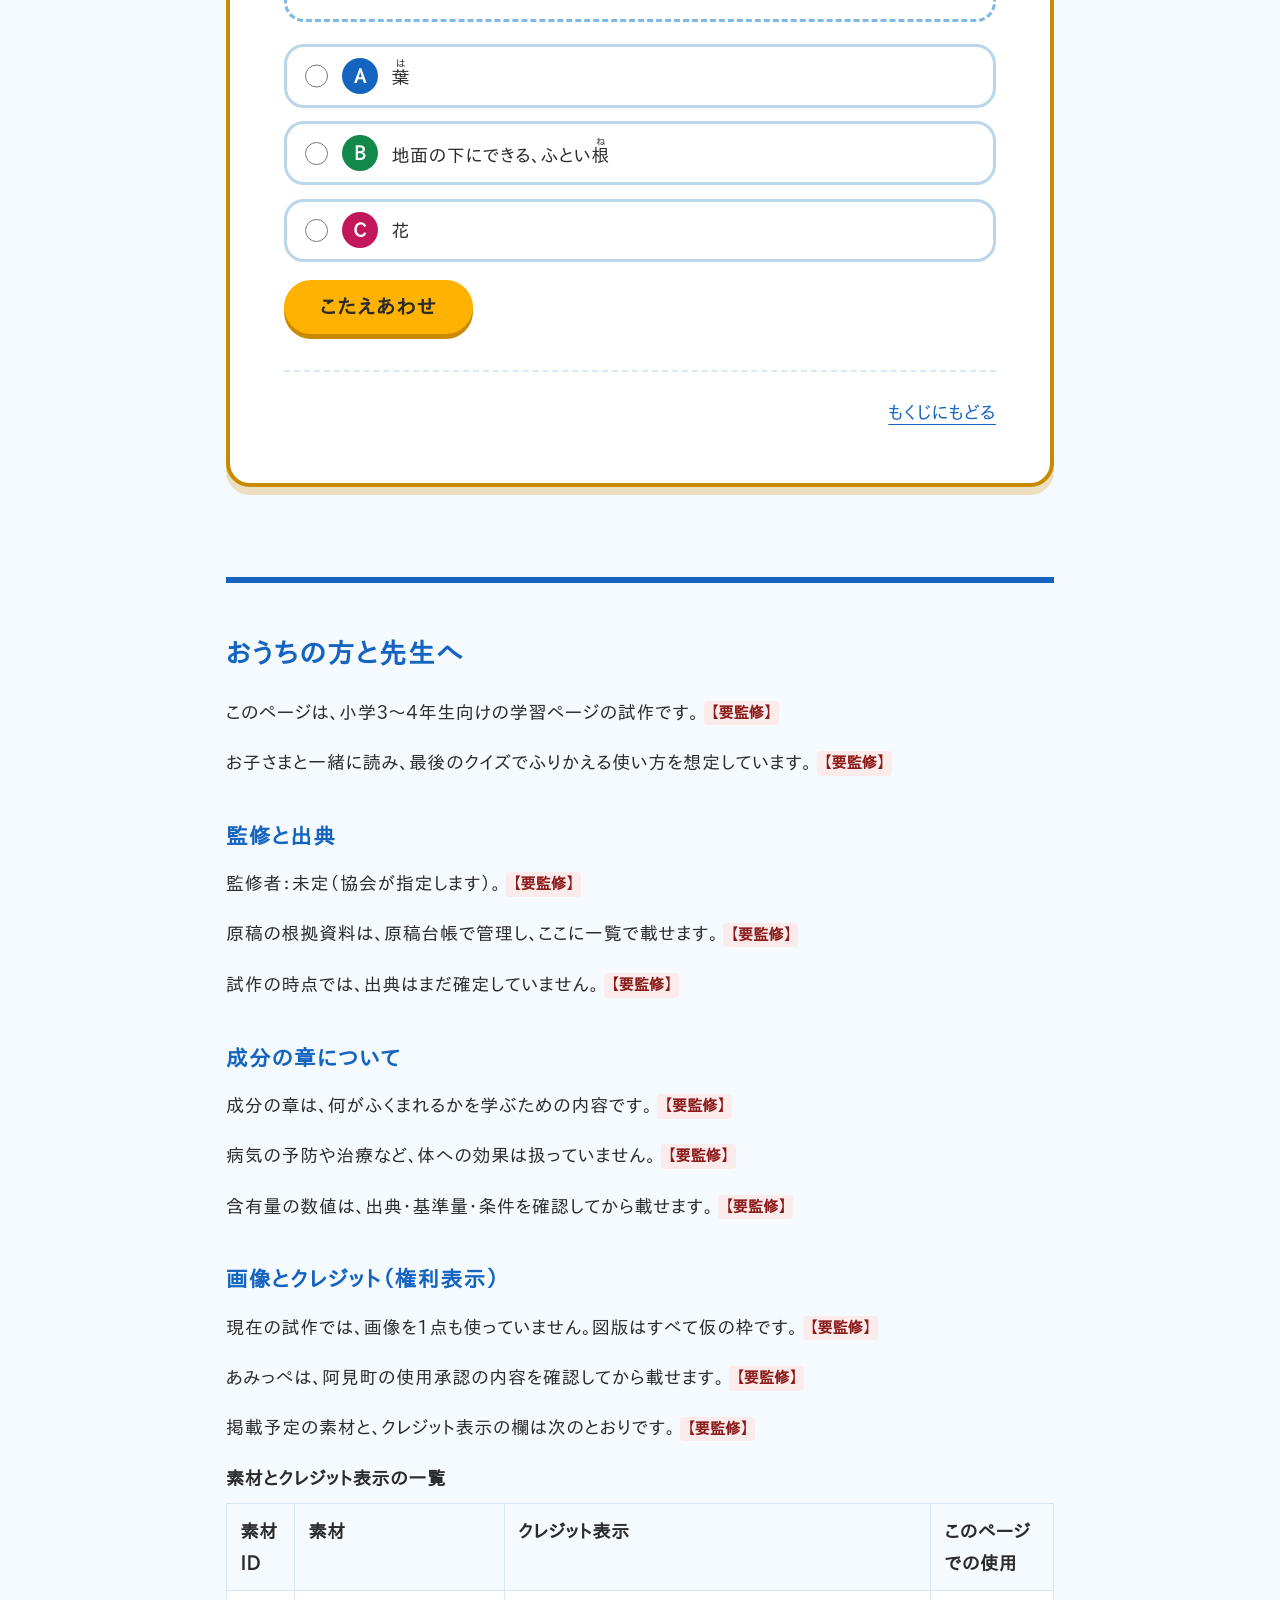
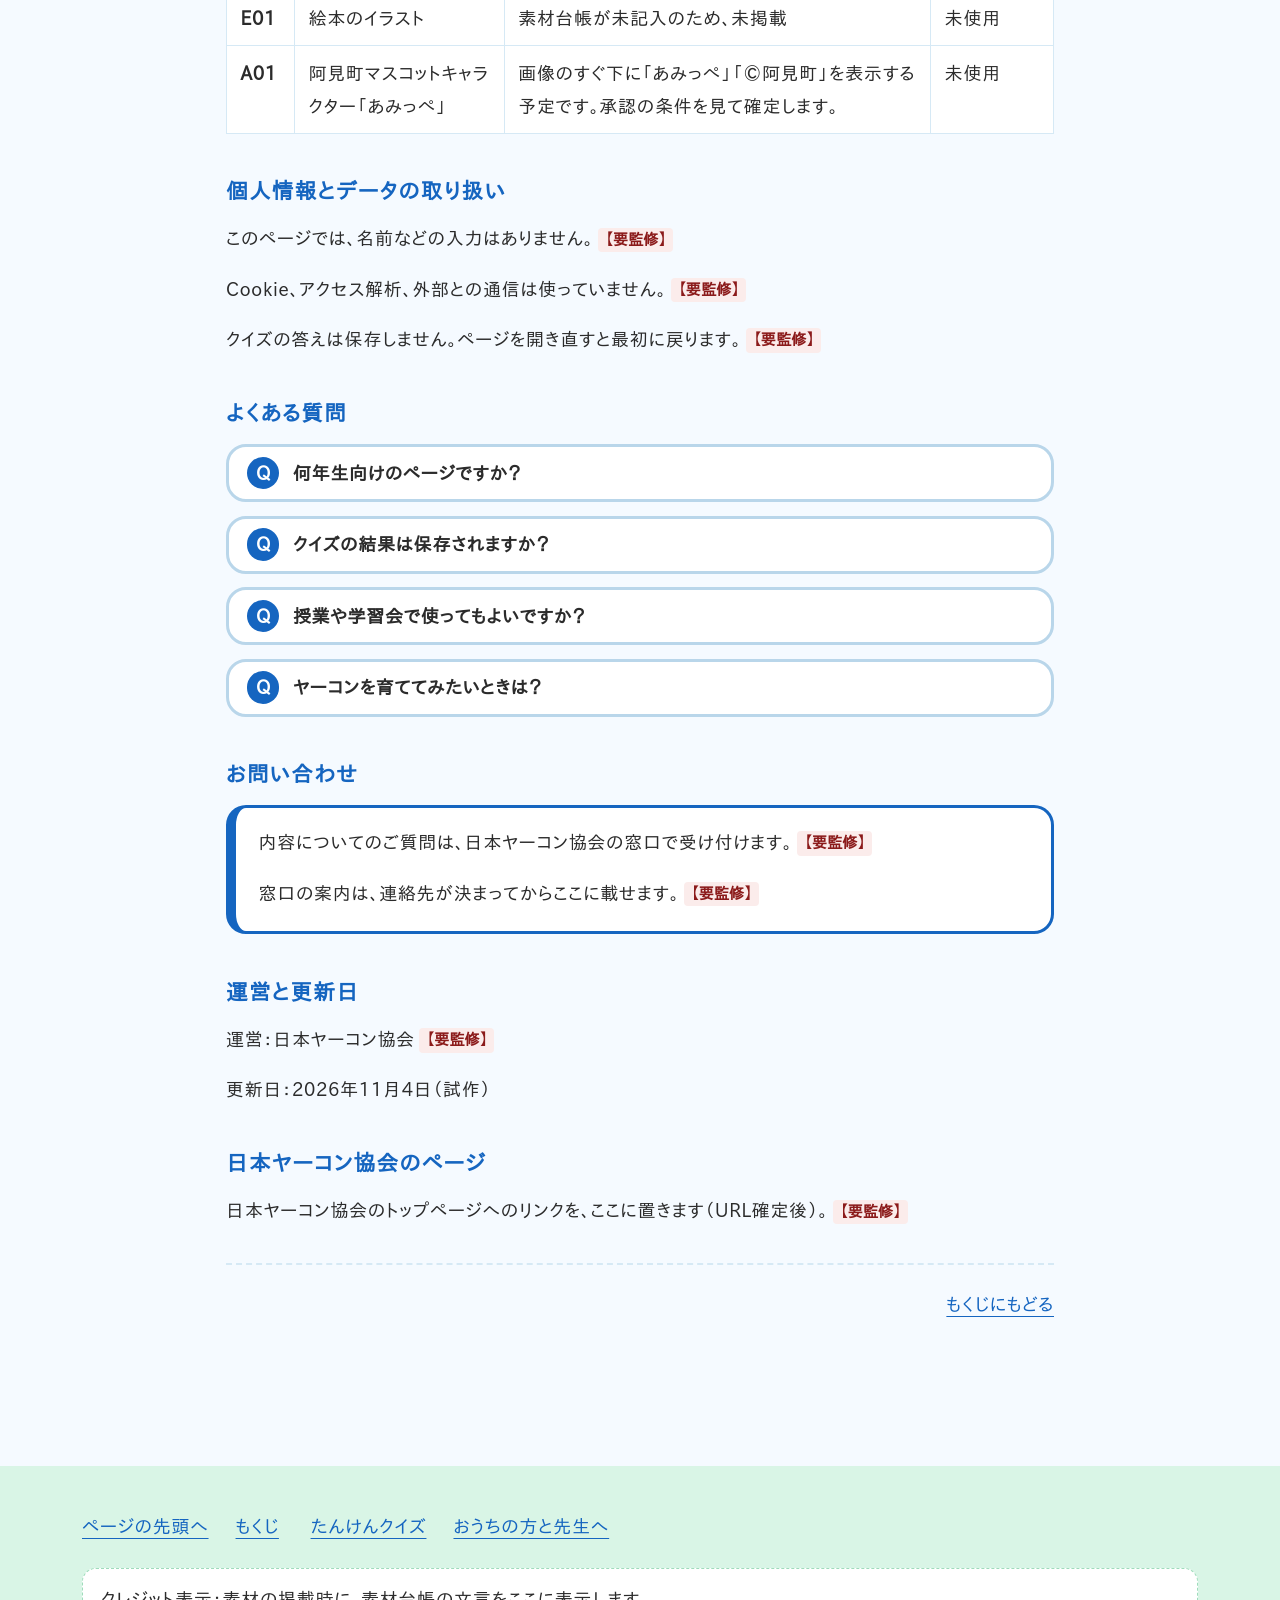
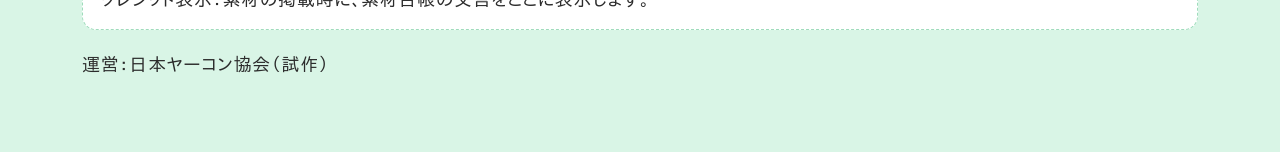
<file: site/nigiyaka.html>
<!DOCTYPE html>
<!-- このファイルは tools/build.mjs が index.html から生成する。手で書きかえない -->
<html lang="ja">
<head>
  <meta charset="utf-8">
  <meta name="viewport" content="width=device-width, initial-scale=1">
  <!-- 検証用の試作のため、検索エンジンの対象外にする（第8章）。公開時に外す -->
  <meta name="robots" content="noindex, nofollow">
  <title>ヤーコンたんけん隊！ 小学生のためのヤーコンずかん｜日本ヤーコン協会</title>
  <!-- 説明文は仮。監修済みの内容から作り直す（第8章） -->
  <meta name="description" content="【試作・要監修】小学3〜4年生向けに、ヤーコンの植物・原産地・育て方・食べ方・成分を学び、クイズでふりかえるページです。">
  <!-- canonical は公開URL（U03）が決まるまで設定しない -->
  <!-- OGP画像は、素材台帳で「可」の素材が無いため設定しない（第5章・第8章） -->
  <!-- ファビコンの自動リクエストを出さないための空指定 -->
  <link rel="icon" href="data:,">
  <link rel="stylesheet" href="styles.css">
  <link rel="stylesheet" href="nigiyaka.css">
</head>
<body class="theme-nigiyaka">
  <a class="skip-link" href="#main">本文へスキップ</a>

  <!-- 試作であることの表示（協会確認用） -->
  <div class="proto-banner" role="note">
    <p><strong>【試作・にぎやか案】</strong>協会の確認用です。文章・問題・解説はすべて仮の原稿で、監修前です。「【要監修】」の印が付いた所は、公開前に必ず確認します。図版は仮の枠です。</p>
  </div>

  <header class="site-header" id="intro">
    <!-- ヒーロー：タイトルと開始ボタン（左）、表紙の図版（右。狭い画面では下） -->
    <div class="hero">
      <div class="hero-text">
        <p class="org-name">日本ヤーコン協会</p>
        <h1><span class="h1-line"><span class="c1">ヤ</span><span class="c2">ー</span><span class="c3">コ</span><span class="c4">ン</span></span><span class="h1-line"><span class="c5">た</span><span class="c1">ん</span><span class="c2">け</span><span class="c3">ん</span><span class="c4"><ruby>隊<rp>（</rp><rt>たい</rt><rp>）</rp></ruby></span><span class="c5">！</span></span></h1>
        <p class="lead tagline">ヤーコンという<ruby>植物<rp>（</rp><rt>しょくぶつ</rt><rp>）</rp></ruby>を、いっしょにたんけんしましょう。<span class="kanshu">【要監修】</span></p>
        <p class="hero-actions"><a class="button" href="#plant">たんけんをはじめる</a></p>
      </div>
      <figure class="figure hero-figure">
        <div class="placeholder">図版の予定：表紙のイラスト<br><span class="placeholder-note">候補：絵本イラスト（E01）またはあみっぺ（A01）。素材台帳の記入後に決めます。</span></div>
      </figure>
    </div>

    <!-- もくじ：地面の線の下に「土の帯」を置き、地面の下へ掘り進むルートとして見せる -->
    <div class="ground">
    <div class="toc-block">
      <h2 class="toc-title" id="toc-title">このページで学べること</h2>
      <p>つぎの6つのことを、じゅんばんに学べます。<span class="kanshu">【要監修】</span></p>
      <nav aria-labelledby="toc-title">
        <ol class="toc" id="toc">
          <li><a href="#plant">ヤーコンってなに？</a></li>
          <li><a href="#origin">どこからきたの？</a></li>
          <li><a href="#grow">どうやってそだつの？</a></li>
          <li><a href="#eat">どうやってたべるの？</a></li>
          <li><a href="#nutrients">なにがふくまれるの？</a></li>
          <li><a href="#quiz">たんけんクイズ</a></li>
        </ol>
      </nav>
      <p class="toc-adults"><a href="#adults">おうちの方と先生へ</a></p>
    </div>
    </div>
  </header>

  <main id="main" tabindex="-1">

    <!-- 2. 植物（C01） -->
    <section class="chapter" id="plant" aria-labelledby="plant-title">
      <h2 id="plant-title"><span class="chapter-no">1</span>ヤーコンってなに？</h2>
      <p>ヤーコンは、<ruby>畑<rp>（</rp><rt>はたけ</rt><rp>）</rp></ruby>でそだてる<ruby>植物<rp>（</rp><rt>しょくぶつ</rt><rp>）</rp></ruby>です。キクのなかまだといわれています。<span class="kanshu">【要監修】</span></p>
      <p><ruby>葉<rp>（</rp><rt>は</rt><rp>）</rp></ruby>や<ruby>茎<rp>（</rp><rt>くき</rt><rp>）</rp></ruby>は、地面の上でのびます。花がさくこともあります。<span class="kanshu">【要監修】</span></p>
      <p>地面の下には、ふとい<ruby>根<rp>（</rp><rt>ね</rt><rp>）</rp></ruby>ができます。ふだん食べるのは、この<ruby>根<rp>（</rp><rt>ね</rt><rp>）</rp></ruby>です。<span class="kanshu">【要監修】</span></p>
      <p>つぎの年に<ruby>植<rp>（</rp><rt>う</rt><rp>）</rp></ruby>える部分は、食べる<ruby>根<rp>（</rp><rt>ね</rt><rp>）</rp></ruby>とはべつの部分です。<span class="kanshu">【要監修】</span></p>
      <figure class="figure">
        <div class="placeholder">図版の予定：葉・くき・花・地面の下の部分がわかる図<br><span class="placeholder-note">食べる部分と、植える部分を分けてしめします。</span></div>
      </figure>
      <p class="back"><a href="#toc">もくじにもどる</a></p>
    </section>

    <!-- 3. 原産地（C02） -->
    <section class="chapter" id="origin" aria-labelledby="origin-title">
      <h2 id="origin-title"><span class="chapter-no">2</span>どこからきたの？</h2>
      <p><ruby>原産地<rp>（</rp><rt>げんさんち</rt><rp>）</rp></ruby>とは、その<ruby>植物<rp>（</rp><rt>しょくぶつ</rt><rp>）</rp></ruby>がもともとそだっていた場所のことです。<span class="kanshu">【要監修】</span></p>
      <p>ヤーコンの<ruby>原産地<rp>（</rp><rt>げんさんち</rt><rp>）</rp></ruby>は、南アメリカだといわれています。<span class="kanshu">【要監修】</span></p>
      <p>アンデスという、高い山がつづく地いきです。日本からは、海をこえたとても遠い場所です。<span class="kanshu">【要監修】</span></p>
      <figure class="figure">
        <div class="placeholder">図版の予定：世界地図<br><span class="placeholder-note">南アメリカのアンデス地いきと、日本の位置をしめします。</span></div>
      </figure>
      <p class="back"><a href="#toc">もくじにもどる</a></p>
    </section>

    <!-- 4. 栽培（C03） -->
    <section class="chapter" id="grow" aria-labelledby="grow-title">
      <h2 id="grow-title"><span class="chapter-no">3</span>どうやってそだつの？</h2>
      <p>ヤーコンは、つぎのじゅんばんでそだてます。<span class="kanshu">【要監修】</span></p>
      <ol class="steps">
        <li><strong>うえる</strong>：<ruby>芽<rp>（</rp><rt>め</rt><rp>）</rp></ruby>が出る部分を、<ruby>畑<rp>（</rp><rt>はたけ</rt><rp>）</rp></ruby>に<ruby>植<rp>（</rp><rt>う</rt><rp>）</rp></ruby>えます。<span class="kanshu">【要監修】</span></li>
        <li><strong>そだつ</strong>：くきがのびて、<ruby>葉<rp>（</rp><rt>は</rt><rp>）</rp></ruby>がふえていきます。<span class="kanshu">【要監修】</span></li>
        <li><strong>ほる</strong>：地面の下の<ruby>根<rp>（</rp><rt>ね</rt><rp>）</rp></ruby>を、ていねいにほり出します。<span class="kanshu">【要監修】</span></li>
        <li><strong>しまう</strong>：ほった<ruby>根<rp>（</rp><rt>ね</rt><rp>）</rp></ruby>を、すずしい場所などにしまいます。<span class="kanshu">【要監修】</span></li>
      </ol>
      <p><ruby>植<rp>（</rp><rt>う</rt><rp>）</rp></ruby>える時期やほる時期は、地いきによってちがいます。<span class="kanshu">【要監修】</span></p>
      <div class="tip">
        <p class="tip-title">かんさつのポイント</p>
        <p><ruby>葉<rp>（</rp><rt>は</rt><rp>）</rp></ruby>の数や、くきの高さを、ノートに書いてみましょう。<span class="kanshu">【要監修】</span></p>
      </div>
      <figure class="figure">
        <div class="placeholder">図版の予定：うえる → そだつ → ほる → しまう の流れ図</div>
      </figure>
      <p class="back"><a href="#toc">もくじにもどる</a></p>
    </section>

    <!-- 5. 食べ方（C04） -->
    <section class="chapter" id="eat" aria-labelledby="eat-title">
      <h2 id="eat-title"><span class="chapter-no">4</span>どうやってたべるの？</h2>
      <p>ヤーコンは、地面の下にできた<ruby>根<rp>（</rp><rt>ね</rt><rp>）</rp></ruby>を食べます。<span class="kanshu">【要監修】</span></p>
      <p><ruby>皮<rp>（</rp><rt>かわ</rt><rp>）</rp></ruby>をむいて、サラダのように生で食べる<ruby>例<rp>（</rp><rt>れい</rt><rp>）</rp></ruby>があります。<span class="kanshu">【要監修】</span></p>
      <p>いためものなど、火を通して食べる<ruby>例<rp>（</rp><rt>れい</rt><rp>）</rp></ruby>もあります。<span class="kanshu">【要監修】</span></p>
      <div class="caution">
        <p class="caution-title"><span aria-hidden="true">！</span> おうちの方といっしょに</p>
        <ul>
          <li>ほったあとは、土をよく<ruby>洗<rp>（</rp><rt>あら</rt><rp>）</rp></ruby>い流します。<span class="kanshu">【要監修】</span></li>
          <li><ruby>包丁<rp>（</rp><rt>ほうちょう</rt><rp>）</rp></ruby>や火は、かならず大人といっしょに使います。<span class="kanshu">【要監修】</span></li>
          <li>食べものアレルギーが<ruby>心配<rp>（</rp><rt>しんぱい</rt><rp>）</rp></ruby>なときは、大人に<ruby>相談<rp>（</rp><rt>そうだん</rt><rp>）</rp></ruby>します。<span class="kanshu">【要監修】</span></li>
        </ul>
      </div>
      <figure class="figure">
        <div class="placeholder">図版の予定：ちょうりの例<br><span class="placeholder-note">レシピは、実際に作ってたしかめたあとにのせます。</span></div>
      </figure>
      <p class="back"><a href="#toc">もくじにもどる</a></p>
    </section>

    <!-- 6. 成分（C05）：健康効果を期待させる表現は使わない（第6章） -->
    <section class="chapter" id="nutrients" aria-labelledby="nutrients-title">
      <h2 id="nutrients-title"><span class="chapter-no">5</span>なにがふくまれるの？</h2>
      <p><ruby>成分<rp>（</rp><rt>せいぶん</rt><rp>）</rp></ruby>とは、食べものの中にふくまれているもののことです。<span class="kanshu">【要監修】</span></p>
      <p>ヤーコンの<ruby>根<rp>（</rp><rt>ね</rt><rp>）</rp></ruby>には、水分や<ruby>糖<rp>（</rp><rt>とう</rt><rp>）</rp></ruby>のなかまがふくまれています。<span class="kanshu">【要監修】</span></p>
      <p>ふくまれる<ruby>量<rp>（</rp><rt>りょう</rt><rp>）</rp></ruby>は、いつも同じではありません。<span class="kanshu">【要監修】</span></p>
      <p><ruby>品種<rp>（</rp><rt>ひんしゅ</rt><rp>）</rp></ruby>や、しまい方、<ruby>調理<rp>（</rp><rt>ちょうり</rt><rp>）</rp></ruby>のしかたで、かわることがあります。<span class="kanshu">【要監修】</span></p>
      <figure class="figure">
        <div class="placeholder">図版の予定：成分のせつめい図<br><span class="placeholder-note">数値は、出典・基準の量・条件をたしかめてからのせます。</span></div>
      </figure>
      <p class="back"><a href="#toc">もくじにもどる</a></p>
    </section>

    <!-- 7. クイズ（第4章） -->
    <section class="chapter" id="quiz" aria-labelledby="quiz-title">
      <h2 id="quiz-title"><span class="chapter-no">6</span>たんけんクイズ</h2>
      <p>学んだことを、クイズでたしかめましょう。<span class="kanshu">【要監修】</span></p>

      <!-- JavaScript が動くときのクイズ。quiz.js が中身を作り、hidden を外す -->
      <div id="quiz-app" class="quiz-app" hidden></div>

      <!-- JavaScript が動かないときの代替表示（全問題と、折りたたみの正解・解説）。
           quiz-data.json から tools/build.mjs で生成する。手で書きかえない -->
      <div id="quiz-static" class="quiz-static">
<!-- QUIZ-STATIC:START -->
        <p class="noscript-note">JavaScript が使えないため、問題と答えをまとめて表示しています。「こたえと解説を見る」をおすと、答えが出ます。</p>
        <ol class="static-list">
          <li class="static-q">
            <h3>もんだい 1 / 4</h3>
            <p class="q-text">ヤーコンで、ふだん食べるのはどの部分でしょう？<span class="kanshu">【要監修】</span></p>
            <div class="placeholder placeholder-small">図版の予定：ヤーコンの全体図（葉・くき・花・地面の下の部分）</div>
            <ul class="static-choices">
              <li><span class="choice-label">A</span> <span class="choice-text"><ruby>葉<rp>（</rp><rt>は</rt><rp>）</rp></ruby></span></li>
              <li><span class="choice-label">B</span> <span class="choice-text">地面の下にできる、ふとい<ruby>根<rp>（</rp><rt>ね</rt><rp>）</rp></ruby></span></li>
              <li><span class="choice-label">C</span> <span class="choice-text">花</span></li>
            </ul>
            <details class="static-answer">
              <summary>こたえと解説を見る</summary>
              <p><strong>こたえ：B</strong> 地面の下にできる、ふとい<ruby>根<rp>（</rp><rt>ね</rt><rp>）</rp></ruby></p>
              <p>ふだん食べるのは、地面の下にできる、ふとい<ruby>根<rp>（</rp><rt>ね</rt><rp>）</rp></ruby>です。つぎの年に<ruby>植<rp>（</rp><rt>う</rt><rp>）</rp></ruby>える部分とは、ちがう部分です。<span class="kanshu">【要監修】</span></p>
              <p><a href="#plant">「ヤーコンってなに？」をもういちど読む</a></p>
            </details>
          </li>
          <li class="static-q">
            <h3>もんだい 2 / 4</h3>
            <p class="q-text">ヤーコンのふるさとは、どこだといわれているでしょう？<span class="kanshu">【要監修】</span></p>
            <ul class="static-choices">
              <li><span class="choice-label">A</span> <span class="choice-text">ヨーロッパ</span></li>
              <li><span class="choice-label">B</span> <span class="choice-text"><ruby>南極<rp>（</rp><rt>なんきょく</rt><rp>）</rp></ruby></span></li>
              <li><span class="choice-label">C</span> <span class="choice-text">南アメリカのアンデス地いき</span></li>
            </ul>
            <details class="static-answer">
              <summary>こたえと解説を見る</summary>
              <p><strong>こたえ：C</strong> 南アメリカのアンデス地いき</p>
              <p>南アメリカのアンデス地いきだといわれています。高い山がつづく地いきです。<span class="kanshu">【要監修】</span></p>
              <p><a href="#origin">「どこからきたの？」をもういちど読む</a></p>
            </details>
          </li>
          <li class="static-q">
            <h3>もんだい 3 / 4</h3>
            <p class="q-text">ヤーコンがそだつじゅんばんで、正しいのはどれでしょう？<span class="kanshu">【要監修】</span></p>
            <ul class="static-choices">
              <li><span class="choice-label">A</span> <span class="choice-text"><ruby>植<rp>（</rp><rt>う</rt><rp>）</rp></ruby>える → そだつ → ほる</span></li>
              <li><span class="choice-label">B</span> <span class="choice-text">ほる → <ruby>植<rp>（</rp><rt>う</rt><rp>）</rp></ruby>える → そだつ</span></li>
              <li><span class="choice-label">C</span> <span class="choice-text">そだつ → ほる → <ruby>植<rp>（</rp><rt>う</rt><rp>）</rp></ruby>える</span></li>
            </ul>
            <details class="static-answer">
              <summary>こたえと解説を見る</summary>
              <p><strong>こたえ：A</strong> <ruby>植<rp>（</rp><rt>う</rt><rp>）</rp></ruby>える → そだつ → ほる</p>
              <p>まず畑に<ruby>植<rp>（</rp><rt>う</rt><rp>）</rp></ruby>えます。くきや<ruby>葉<rp>（</rp><rt>は</rt><rp>）</rp></ruby>がそだったあと、地面の下の<ruby>根<rp>（</rp><rt>ね</rt><rp>）</rp></ruby>をほります。<span class="kanshu">【要監修】</span></p>
              <p><a href="#grow">「どうやってそだつの？」をもういちど読む</a></p>
            </details>
          </li>
          <li class="static-q">
            <h3>もんだい 4 / 4</h3>
            <p class="q-text">ヤーコンを<ruby>調理<rp>（</rp><rt>ちょうり</rt><rp>）</rp></ruby>するとき、<ruby>包丁<rp>（</rp><rt>ほうちょう</rt><rp>）</rp></ruby>はどう使うとよいでしょう？<span class="kanshu">【要監修】</span></p>
            <ul class="static-choices">
              <li><span class="choice-label">A</span> <span class="choice-text">ひとりで、すばやく使う</span></li>
              <li><span class="choice-label">B</span> <span class="choice-text">大人といっしょに使う</span></li>
              <li><span class="choice-label">C</span> <span class="choice-text">友だちとふざけながら使う</span></li>
            </ul>
            <details class="static-answer">
              <summary>こたえと解説を見る</summary>
              <p><strong>こたえ：B</strong> 大人といっしょに使う</p>
              <p><ruby>包丁<rp>（</rp><rt>ほうちょう</rt><rp>）</rp></ruby>や火は、かならず大人といっしょに使います。けがをしないように、ゆっくり使いましょう。<span class="kanshu">【要監修】</span></p>
              <p><a href="#eat">「どうやってたべるの？」をもういちど読む</a></p>
            </details>
          </li>
        </ol>
<!-- QUIZ-STATIC:END -->
      </div>

      <p class="back"><a href="#toc">もくじにもどる</a></p>
    </section>

    <!-- 8. おうちの方と先生へ -->
    <section class="chapter adults" id="adults" aria-labelledby="adults-title">
      <h2 id="adults-title">おうちの方と先生へ</h2>
      <p>このページは、小学3〜4年生向けの学習ページの試作です。<span class="kanshu">【要監修】</span></p>
      <p>お子さまと一緒に読み、最後のクイズでふりかえる使い方を想定しています。<span class="kanshu">【要監修】</span></p>

      <h3>監修と出典</h3>
      <p>監修者：未定（協会が指定します）。<span class="kanshu">【要監修】</span></p>
      <p>原稿の根拠資料は、原稿台帳で管理し、ここに一覧で載せます。<span class="kanshu">【要監修】</span></p>
      <p>試作の時点では、出典はまだ確定していません。<span class="kanshu">【要監修】</span></p>

      <h3>成分の章について</h3>
      <p>成分の章は、何がふくまれるかを学ぶための内容です。<span class="kanshu">【要監修】</span></p>
      <p>病気の予防や治療など、体への効果は扱っていません。<span class="kanshu">【要監修】</span></p>
      <p>含有量の数値は、出典・基準量・条件を確認してから載せます。<span class="kanshu">【要監修】</span></p>

      <h3>画像とクレジット（権利表示）</h3>
      <p>現在の試作では、画像を1点も使っていません。図版はすべて仮の枠です。<span class="kanshu">【要監修】</span></p>
      <p>あみっぺは、阿見町の使用承認の内容を確認してから載せます。<span class="kanshu">【要監修】</span></p>
      <p>掲載予定の素材と、クレジット表示の欄は次のとおりです。<span class="kanshu">【要監修】</span></p>
      <!-- クレジット文言は素材台帳（docs/assets.md）の文言を一字一句そのまま入れる。
           台帳が空欄のため、現時点では文言を入れず「未記入」と表示する -->
      <div class="table-wrap" role="region" aria-labelledby="credit-caption" tabindex="0">
        <table class="credits">
          <caption id="credit-caption">素材とクレジット表示の一覧</caption>
          <thead>
            <tr><th scope="col">素材ID</th><th scope="col">素材</th><th scope="col">クレジット表示</th><th scope="col">このページでの使用</th></tr>
          </thead>
          <tbody>
            <tr><th scope="row">E01</th><td>絵本のイラスト</td><td>素材台帳が未記入のため、未掲載</td><td>未使用</td></tr>
            <tr><th scope="row">A01</th><td>阿見町マスコットキャラクター「あみっぺ」</td><td>画像のすぐ下に「あみっぺ」「©阿見町」を表示する予定です。承認の条件を見て確定します。</td><td>未使用</td></tr>
          </tbody>
        </table>
      </div>

      <h3>個人情報とデータの取り扱い</h3>
      <p>このページでは、名前などの入力はありません。<span class="kanshu">【要監修】</span></p>
      <p>Cookie、アクセス解析、外部との通信は使っていません。<span class="kanshu">【要監修】</span></p>
      <p>クイズの答えは保存しません。ページを開き直すと最初に戻ります。<span class="kanshu">【要監修】</span></p>

      <h3>よくある質問</h3>
      <!-- 質問と答えは仮。協会の確認後に差し替える。details なので JavaScript が無くても開閉できる -->
      <div class="faq">
        <details>
          <summary>何年生向けのページですか？</summary>
          <p>小学3〜4年生を主な対象にしています。<span class="kanshu">【要監修】</span></p>
          <p>おうちの方や先生と一緒に読むことを想定しています。<span class="kanshu">【要監修】</span></p>
        </details>
        <details>
          <summary>クイズの結果は保存されますか？</summary>
          <p>保存しません。名前などの入力もありません。<span class="kanshu">【要監修】</span></p>
          <p>ページを開き直すと、最初の問題に戻ります。<span class="kanshu">【要監修】</span></p>
        </details>
        <details>
          <summary>授業や学習会で使ってもよいですか？</summary>
          <p>使い方の条件は、協会で決めてからお知らせします。<span class="kanshu">【要監修】</span></p>
        </details>
        <details>
          <summary>ヤーコンを育ててみたいときは？</summary>
          <p>育て方は地域によってちがいます。<span class="kanshu">【要監修】</span></p>
          <p>くわしくは、協会の窓口にお問い合わせください。<span class="kanshu">【要監修】</span></p>
        </details>
      </div>

      <h3>お問い合わせ</h3>
      <!-- このページには入力フォームを置かない（第10章）。協会の窓口へ案内する。窓口のURL・連絡先は未確定（U02） -->
      <div class="contact">
        <p>内容についてのご質問は、日本ヤーコン協会の窓口で受け付けます。<span class="kanshu">【要監修】</span></p>
        <p>窓口の案内は、連絡先が決まってからここに載せます。<span class="kanshu">【要監修】</span></p>
      </div>

      <h3>運営と更新日</h3>
      <p>運営：日本ヤーコン協会<span class="kanshu">【要監修】</span></p>
      <p>更新日：<time datetime="2026-11-04">2026年11月4日</time>（試作）</p>

      <h3>日本ヤーコン協会のページ</h3>
      <!-- 協会トップのURLが未確定（U02）のため、リンクは仮の文言のみ -->
      <p>日本ヤーコン協会のトップページへのリンクを、ここに置きます（URL確定後）。<span class="kanshu">【要監修】</span></p>
      <p class="back"><a href="#toc">もくじにもどる</a></p>
    </section>
  </main>

  <footer class="site-footer">
    <!-- フッターのリンクは、ページ内の移動だけ。協会トップ・窓口のURLは未確定（U02）のため、まだ置かない -->
    <nav class="footer-nav" aria-label="ページ内のリンク">
      <ul>
        <li><a href="#intro">ページの先頭へ</a></li>
        <li><a href="#toc">もくじ</a></li>
        <li><a href="#quiz">たんけんクイズ</a></li>
        <li><a href="#adults">おうちの方と先生へ</a></li>
      </ul>
    </nav>
    <!-- クレジット表示の位置（ページ下部）。素材を掲載したら、台帳の文言をここにも入れる -->
    <p class="footer-credit">クレジット表示：素材の掲載時に、素材台帳の文言をここに表示します。</p>
    <p>運営：日本ヤーコン協会（試作）</p>
  </footer>

  <!-- クイズの問題データ。quiz-data.json から tools/build.mjs で埋め込む。
       file:// で開いたときも読めるように、fetch ではなく埋め込みにしている -->
<!-- QUIZ-DATA:START -->
  <script type="application/json" id="quiz-data">{"draft":true,"sections":{"plant":"ヤーコンってなに？","origin":"どこからきたの？","grow":"どうやってそだつの？","eat":"どうやってたべるの？","nutrients":"なにがふくまれるの？"},"questions":[{"id":"Q01","question":"ヤーコンで、ふだん食べるのはどの部分でしょう？","figure":"図版の予定：ヤーコンの全体図（葉・くき・花・地面の下の部分）","choices":[{"id":"a","text":"{葉|は}"},{"id":"b","text":"地面の下にできる、ふとい{根|ね}"},{"id":"c","text":"花"}],"answer":"b","explanation":"ふだん食べるのは、地面の下にできる、ふとい{根|ね}です。つぎの年に{植|う}える部分とは、ちがう部分です。","review":"plant"},{"id":"Q02","question":"ヤーコンのふるさとは、どこだといわれているでしょう？","choices":[{"id":"a","text":"ヨーロッパ"},{"id":"b","text":"{南極|なんきょく}"},{"id":"c","text":"南アメリカのアンデス地いき"}],"answer":"c","explanation":"南アメリカのアンデス地いきだといわれています。高い山がつづく地いきです。","review":"origin"},{"id":"Q03","question":"ヤーコンがそだつじゅんばんで、正しいのはどれでしょう？","choices":[{"id":"a","text":"{植|う}える → そだつ → ほる"},{"id":"b","text":"ほる → {植|う}える → そだつ"},{"id":"c","text":"そだつ → ほる → {植|う}える"}],"answer":"a","explanation":"まず畑に{植|う}えます。くきや{葉|は}がそだったあと、地面の下の{根|ね}をほります。","review":"grow"},{"id":"Q04","question":"ヤーコンを{調理|ちょうり}するとき、{包丁|ほうちょう}はどう使うとよいでしょう？","choices":[{"id":"a","text":"ひとりで、すばやく使う"},{"id":"b","text":"大人といっしょに使う"},{"id":"c","text":"友だちとふざけながら使う"}],"answer":"b","explanation":"{包丁|ほうちょう}や火は、かならず大人といっしょに使います。けがをしないように、ゆっくり使いましょう。","review":"eat"}]}</script>
<!-- QUIZ-DATA:END -->
  <script src="quiz.js" defer></script>
</body>
</html>
</file>
<file: site-nigiyaka/styles.css>
/* ヤーコンたんけん隊！（試作）のスタイル
   デザインの方向性：「Academic & Organic Craft」
   - あたたかく、誠実で、落ち着いた印象。光沢のある「テック」らしさは避ける
   - 平らな面、やさしい角丸（8〜12px）、うすい暖色の枠線、ごく弱い影
   - セクションの間は 80px 以上あけて、ゆったり読めるようにする
   フォント：外部から読み込まない（外部通信なし）。端末に入っていれば
   Zen Kaku Gothic / Noto Sans JP / Shippori Mincho を使い、無ければ端末の標準フォントになる
   アクセシビリティ：文字のコントラストは 4.5:1 以上（大きな文字は 3:1 以上）を確認している（N05） */

:root {
  /* ---- 色 ---- */
  --bg: #fbf9f5;            /* 背景：アイボリー */
  --card: #ffffff;          /* カード：白 */
  --text: #2b2b2b;          /* 本文：濃いチャコール（背景上で 13.5:1） */
  --text-sub: #5b544c;      /* 補足文（背景上で 7:1 以上） */
  --primary: #2d5a43;       /* ブランド色：深い森の緑（白文字で 7.9:1） */
  --primary-dark: #22463a;
  --primary-soft: #eef4f0;  /* 緑のうすい面 */
  --navy: #243a5e;          /* 補助色：あたたかい紺（リンク・フォーカス） */
  --cta: #e66b27;           /* CTA：テラコッタ。白文字は 3.2:1 のため、ボタン文字は「大きな文字」（太字 19.8px）にする */
  --cta-dark: #b9531c;      /* CTA の押下・ホバー（白文字で 4.9:1） */
  --cta-soft: #fdf1e9;      /* テラコッタのうすい面 */
  --border: #eae5de;        /* 飾りの枠線（カードなど） */
  --border-ui: #8c7e6c;     /* 意味を持つ枠線（選択肢など。白の上で 3.9:1） */
  --shadow: 0 4px 16px rgba(0, 0, 0, 0.04);
  --radius: 12px;
  --radius-sm: 8px;
  --mark-bg: #fbeceb;       /* 【要監修】の印 */
  --mark-text: #8b1a1a;
  --placeholder-bg: #f3efe8;
  --placeholder-text: #4a4239;

  /* ---- 文字 ---- */
  /* 日本語フォントを必ず先に並べる。名前が無いと、端末によっては中国語用フォントが選ばれ、
     「植」「図」「版」などの字形が日本のものと違って見える */
  --font-sans: "Zen Kaku Gothic New", "Zen Kaku Gothic Antique", "Noto Sans JP", "Hiragino Sans", "Hiragino Kaku Gothic ProN", "BIZ UDPGothic", "Yu Gothic UI", "Yu Gothic", "Meiryo", "Noto Sans CJK JP", "Source Han Sans JP", "IPAexGothic", "IPAPGothic", "IPAGothic", sans-serif;
  --font-serif: "Shippori Mincho", "Shippori Mincho B1", "Hiragino Mincho ProN", "Yu Mincho", "YuMincho", "Noto Serif JP", "Noto Serif CJK JP", "Source Han Serif JP", "IPAexMincho", "IPAPMincho", "IPAMincho", "Hiragino Sans", "Yu Gothic", "Meiryo", "Noto Sans CJK JP", "IPAexGothic", "IPAPGothic", serif; /* 日本語の明朝体が無い端末では、中国語フォントより日本語のゴシック体を優先する */

  /* ---- 余白 ---- */
  --section-gap: 5rem;      /* 18px × 5 = 90px（80px 以上） */
}

*,
*::before,
*::after {
  box-sizing: border-box;
}

html {
  font-size: 112.5%; /* 18px（端末の既定16pxの場合）を本文の基準にする（N02） */
  -webkit-text-size-adjust: 100%;
  text-size-adjust: 100%;
}

/* 動きを減らす設定でないときだけ、なめらかにスクロールする（N09） */
@media (prefers-reduced-motion: no-preference) {
  html {
    scroll-behavior: smooth;
  }
}

body {
  margin: 0;
  background: var(--bg);
  color: var(--text);
  font-family: var(--font-sans);
  font-size: 1rem;
  line-height: 1.8;
  letter-spacing: 0.04em; /* ゆったりした字間 */
  overflow-wrap: anywhere; /* 長い語で横にはみ出さない（N01） */
}

p {
  margin: 0 0 1em;
}

/* ふりがな
   ruby-align: center で、ふりがなが長いときも親文字（例：植物）の間を空けない */
ruby {
  ruby-align: center;
}

ruby rt {
  font-size: 0.55em;
  letter-spacing: 0;
}

a {
  color: var(--navy);
  text-decoration-thickness: 1px;
  text-underline-offset: 0.25em;
}

a:hover {
  color: var(--primary);
  text-decoration-thickness: 2px;
}

/* フォーカスをはっきり見せる（N07） */
:focus-visible {
  outline: 3px solid var(--navy);
  outline-offset: 3px;
}

/* フォーカスを移すためだけの要素（見出しなど） */
[tabindex="-1"]:focus {
  outline: 2px dashed var(--navy);
  outline-offset: 6px;
}

main:focus {
  outline: none;
}

img {
  max-width: 100%;
  height: auto;
}

.visually-hidden {
  position: absolute !important;
  width: 1px;
  height: 1px;
  padding: 0;
  margin: -1px;
  overflow: hidden;
  clip: rect(0 0 0 0);
  white-space: nowrap;
  border: 0;
}

/* 本文へスキップ（フォーカスしたときだけ見える） */
.skip-link {
  position: absolute;
  left: 8px;
  top: -100px;
  z-index: 10;
  padding: 0.6rem 1rem;
  background: var(--card);
  border: 2px solid var(--navy);
  border-radius: var(--radius-sm);
}

.skip-link:focus {
  top: 8px;
}

/* 試作であることの帯 */
.proto-banner {
  background: #f6efe3;
  border-bottom: 1px solid var(--border);
  padding: 0.75rem 1rem;
}

.proto-banner p {
  max-width: 64rem;
  margin: 0 auto;
  color: var(--text-sub);
}

.proto-banner strong {
  color: var(--text);
}

/* 【要監修】の印 */
.kanshu {
  display: inline-block;
  margin-left: 0.3em;
  padding: 0 0.4em;
  background: var(--mark-bg);
  color: var(--mark-text);
  border-radius: 4px;
  font-family: var(--font-sans);
  font-size: 0.85em;
  font-weight: bold;
  letter-spacing: 0;
  line-height: 1.6;
  white-space: nowrap;
  vertical-align: 0.05em;
}

/* ---- レイアウト ---- */
/* 見どころは1か所：ヒーローの下の「地面の線と土の帯」と、章をつなぐ「たんけんルート」。
   それ以外（カード・見出し・囲み）は静かに保つ */
.hero,
main,
.site-footer {
  max-width: 64rem;
  margin: 0 auto;
  padding: 0 1rem;
}

/* 本文の読みやすい行の長さ（カードの中は約40字まで） */
.chapter,
.toc-block {
  max-width: 46rem;
  margin-left: auto;
  margin-right: auto;
}

h1,
h2,
h3 {
  letter-spacing: 0.06em;
}

/* 題名は文字そのものを主役にする：「ヤーコン」「たんけん隊！」を2行に積む */
h1 {
  margin: 0.5rem 0 1.25rem;
  color: var(--primary);
  font-size: clamp(2.4rem, 10vw, 4.25rem);
  line-height: 1.25;
  letter-spacing: 0.02em;
}

.h1-line {
  display: block;
  white-space: nowrap;
}

h1 ruby rt {
  font-size: 0.32em;
  letter-spacing: 0;
}

h2 {
  color: var(--primary);
  font-size: 1.5rem;
  line-height: 1.5;
  margin: 0 0 1.25rem;
}

h3 {
  font-size: 1.2rem;
  line-height: 1.6;
  margin: 2rem 0 0.75rem;
}

/* ---- ヒーロー（地面の上） ---- */
.hero {
  display: grid;
  gap: 2rem;
  align-items: end;
  padding-top: 3rem;
  padding-bottom: 3.5rem;
}

@media (min-width: 768px) {
  .hero {
    grid-template-columns: 1.15fr 1fr;
    gap: 3rem;
    padding-top: 4.5rem;
  }
}

.org-name {
  margin: 0;
  color: var(--text-sub);
  font-weight: bold;
  letter-spacing: 0.1em;
}

/* 気持ちを伝える一文は明朝体で */
.tagline {
  font-family: var(--font-serif);
  font-size: 1.3rem;
  line-height: 1.9;
  color: var(--text);
}

.hero-actions {
  margin: 1.75rem 0 0;
}

.hero-figure {
  margin: 0;
}

.hero-figure .placeholder {
  min-height: 9rem;
}

@media (min-width: 768px) {
  .hero-figure .placeholder {
    min-height: 16rem;
  }
}

/* ---- 地面の線と土の帯（もくじ） ---- */
.ground {
  --soil: #4a3a2b;           /* 土の色。アイボリーの文字で 10.3:1 */
  --soil-text: #fbf9f5;
  --soil-sub: #e8dcc8;       /* 土の上の補足文（8.0:1） */
  --soil-line: #c9b79c;      /* 土の上の道の線（5.6:1） */
  --soil-focus: #f6c77d;     /* 土の上のフォーカス枠（6.9:1） */
  background: var(--soil);
  color: var(--soil-text);
  border-top: 8px solid var(--primary); /* 地面（草）の線 */
  padding: 3.5rem 1rem 4rem;
  margin-bottom: var(--section-gap);
}

.ground .toc-title {
  color: var(--soil-text);
  font-size: 1.4rem;
}

.ground p {
  color: var(--soil-sub);
}

.ground a {
  color: var(--soil-text);
}

.ground a:hover {
  color: var(--soil-focus);
}

.ground :focus-visible {
  outline-color: var(--soil-focus);
}

/* もくじ＝地面の下へ掘り進むルート。点線の道でつなぐ（章は順番に進む内容なので番号を付ける） */
.toc {
  position: relative;
  padding: 0;
  margin: 1.75rem 0 1rem;
  list-style: none;
  counter-reset: toc;
}

.toc::before {
  content: "";
  position: absolute;
  left: calc(1.1rem - 1.5px);
  top: 1.5rem;
  bottom: 1.5rem;
  border-left: 3px dashed var(--soil-line);
}

.toc li {
  position: relative;
  counter-increment: toc;
}

.toc a {
  width: 100%;
  min-height: 56px;
  padding: 0.35rem 0;
  font-weight: bold;
  font-size: 1.1rem;
  text-decoration: none;
}

.toc a:hover {
  text-decoration: underline;
}

.toc a::before {
  content: counter(toc);
  position: relative; /* 点線の道の上に重ねる */
  display: inline-flex;
  align-items: center;
  justify-content: center;
  flex: none;
  width: 2.2rem;
  height: 2.2rem;
  margin-right: 1rem;
  border-radius: 50%;
  background: var(--soil);
  border: 2px solid var(--soil-line);
  color: var(--soil-text);
  font-size: 1rem;
  letter-spacing: 0;
}

/* ゴールのクイズだけ、テラコッタの地点にする */
.toc li:last-child a::before {
  background: var(--cta);
  border-color: var(--cta);
  color: #fff;
  font-size: 1.1rem; /* 太字 19.8px の大きな文字（白で 3.2:1） */
}

.toc-adults {
  margin: 0;
  padding-top: 1rem;
  border-top: 1px solid rgba(232, 220, 200, 0.35);
}

/* ---- 章（地面の下のルート上の地点） ---- */
.chapter {
  position: relative;
  background: var(--card);
  border: 1px solid var(--border);
  border-radius: var(--radius);
  box-shadow: var(--shadow);
  padding: 2rem 1.25rem;
  margin-bottom: var(--section-gap);
  scroll-margin-top: 1.5rem;
}

@media (min-width: 768px) {
  .chapter {
    padding: 2.75rem 3rem;
  }
}

.chapter-no {
  display: inline-flex;
  align-items: center;
  justify-content: center;
  width: 2.2rem;
  height: 2.2rem;
  margin-right: 0.75rem;
  border-radius: 50%;
  background: var(--card);
  color: var(--primary);
  border: 2px solid var(--primary);
  font-size: 1.1rem;
  letter-spacing: 0;
  vertical-align: 0.1em;
}

#quiz .chapter-no {
  background: var(--cta);
  border-color: var(--cta);
  color: #fff; /* 太字 19.8px の大きな文字 */
}

/* 広い画面では、章の左にルートの点線を通し、章番号をその上の地点にする */
@media (min-width: 1100px) {
  .chapter:not(.adults)::before {
    content: "";
    position: absolute;
    left: -3.5rem;
    top: 2.75rem;
    bottom: calc(-1 * var(--section-gap) - 2.75rem);
    border-left: 3px dashed var(--border-ui);
    margin-left: -1.5px;
  }

  /* ゴール（クイズ）で道は終わる */
  #quiz::before {
    bottom: auto;
    height: 0;
  }

  .chapter:not(.adults) .chapter-no {
    position: absolute;
    left: calc(-3.5rem - 1.1rem);
    top: calc(2.75rem + 0.2rem);
    margin: 0;
    font-size: 1.1rem;
  }
}

.back {
  margin: 2rem 0 0;
  padding-top: 1rem;
  border-top: 1px solid var(--border);
  text-align: right;
}

/* リンクも押しやすい高さにする（N04） */
.back a,
.toc a,
.toc-adults a,
.review-list a {
  display: inline-flex;
  align-items: center;
  min-height: 44px;
}

/* ---- もくじの外側 ---- */
.toc-block {
  margin-bottom: 0;
}

/* ---- ボタン（CTA：テラコッタ） ---- */
.button {
  display: inline-flex;
  align-items: center;
  justify-content: center;
  min-width: 44px;
  min-height: 52px; /* 44px 以上（N04） */
  padding: 0.5rem 1.75rem;
  margin-top: 1rem;
  border: 0;
  border-radius: var(--radius-sm);
  background: var(--cta);
  color: #fff;
  font: inherit;
  font-size: 1.1rem; /* 19.8px の太字＝「大きな文字」。白文字とのコントラスト 3:1 以上を満たす */
  font-weight: bold;
  letter-spacing: 0.08em;
  text-decoration: none;
  cursor: pointer;
}

.button:hover {
  background: var(--cta-dark);
  color: #fff;
}

.button:focus-visible {
  outline-color: var(--navy);
}

/* ---- 図版の仮枠 ---- */
.figure {
  margin: 2rem 0;
}

.placeholder {
  display: flex;
  flex-direction: column;
  align-items: center;
  justify-content: center;
  min-height: 11rem;
  padding: 1.25rem;
  background: var(--placeholder-bg);
  border: 2px dashed var(--border-ui);
  border-radius: var(--radius);
  color: var(--placeholder-text);
  font-weight: bold;
  text-align: center;
}

.placeholder-small {
  min-height: 7rem;
  margin: 0.5rem 0 1.25rem;
}

.placeholder-note {
  margin-top: 0.25rem;
  font-weight: normal;
  font-size: 1rem;
}

/* ---- 囲み ---- */
.steps {
  display: grid;
  gap: 0.75rem;
  padding: 0;
  margin: 0 0 1.25rem;
  list-style: none;
  counter-reset: step;
}

.steps li {
  counter-increment: step;
  position: relative;
  padding: 0.75rem 1rem 0.75rem 3.5rem;
  background: var(--bg);
  border: 1px solid var(--border);
  border-radius: var(--radius-sm);
}

.steps li::before {
  content: counter(step);
  position: absolute;
  left: 1rem;
  top: 0.85rem;
  display: inline-flex;
  align-items: center;
  justify-content: center;
  width: 1.8rem;
  height: 1.8rem;
  border-radius: 50%;
  background: var(--primary);
  color: #fff;
  font-weight: bold;
  letter-spacing: 0;
}

.steps strong {
  color: var(--primary);
}

.tip,
.caution {
  margin: 1.75rem 0;
  padding: 1.25rem 1.25rem 0.5rem;
  border-radius: var(--radius);
}

.tip {
  background: var(--primary-soft);
  border: 1px solid #d4e3d9;
}

.caution {
  background: var(--cta-soft);
  border: 1px solid #f2d3bf;
}

.tip-title,
.caution-title {
  margin: 0 0 0.5rem;
  font-weight: bold;
}

.tip-title {
  color: var(--primary);
}

.caution-title {
  color: #a8441a; /* うすいテラコッタの面の上で 4.5:1 以上にするため、CTA より濃い色 */
}

.caution ul {
  margin: 0 0 0.75rem;
  padding-left: 1.25rem;
}

.caution li {
  margin-bottom: 0.25rem;
}

/* ---- クイズ ---- */
.q-number {
  margin-top: 0.5rem;
  color: var(--primary);
}

.progress {
  height: 8px;
  margin: 0 0 1.5rem;
  background: #efeae2;
  border-radius: 999px;
  overflow: hidden;
}

.progress-bar {
  height: 100%;
  background: var(--primary);
}

.q-form fieldset {
  margin: 0;
  padding: 0;
  border: 0;
  min-width: 0;
}

.q-text {
  padding: 0;
  margin-bottom: 1rem;
  font-size: 1.15rem;
  font-weight: bold;
}

.choices {
  display: grid;
  gap: 0.75rem;
}

/* 選択肢：ラベル全体を押せるようにし、44px 以上の高さにする（N04）
   [ラジオ][記号][文言] の3列。回答後のタグは文言の下に出す */
.choice {
  display: grid;
  grid-template-columns: auto auto 1fr;
  align-items: center;
  gap: 0.25rem 0.75rem;
  min-height: 60px;
  padding: 0.6rem 1rem;
  background: var(--card);
  border: 1px solid var(--border-ui);
  border-radius: var(--radius);
  cursor: pointer;
}

.choice:hover {
  border-color: var(--primary);
  background: #fcfbf8;
}

.choice:has(input:checked:not(:disabled)) {
  border: 2px solid var(--primary);
  background: var(--primary-soft);
}

.choice input {
  width: 1.3rem;
  height: 1.3rem;
  margin: 0;
  accent-color: var(--primary);
  flex: none;
}

.choice-label {
  display: inline-flex;
  align-items: center;
  justify-content: center;
  width: 2rem;
  height: 2rem;
  border-radius: 50%;
  background: var(--bg);
  border: 1px solid var(--border-ui);
  color: var(--text);
  font-weight: bold;
  letter-spacing: 0;
  flex: none;
}

.choice-text {
  min-width: 0;
}

.choice .tag {
  grid-column: 3;
  justify-self: start;
}

/* 回答後の表示。色に加えて「◯ せいかい」「あなたのこたえ」の文字で示す（N09） */
.choice:has(input:disabled) {
  cursor: default;
}

.choice.is-correct {
  border: 2px solid var(--primary);
  background: var(--primary-soft);
}

.choice.is-chosen {
  border: 2px dashed var(--cta-dark);
  background: var(--cta-soft);
}

.tag {
  padding: 0 0.6rem;
  border-radius: 4px;
  font-size: 1rem;
  font-weight: bold;
  white-space: nowrap;
}

.tag-correct {
  background: var(--primary);
  color: #fff;
}

.tag-chosen {
  background: var(--cta-dark);
  color: #fff;
}

.q-error {
  margin: 0.75rem 0 0;
  color: var(--mark-text);
  font-weight: bold;
}

.q-error:empty {
  display: none;
}

.feedback {
  margin-top: 1.75rem;
  padding: 1.5rem 1.25rem 1.25rem;
  border-radius: var(--radius);
  background: var(--card);
  box-shadow: var(--shadow);
}

.feedback-ok {
  border: 1px solid #c9dccf;
  border-top: 6px solid var(--primary);
}

.feedback-ng {
  border: 1px solid #f2d3bf;
  border-top: 6px solid var(--cta-dark);
}

.feedback-title {
  margin: 0 0 0.75rem;
  font-size: 1.3rem;
  font-weight: bold;
}

.feedback-ok .feedback-title {
  color: var(--primary);
}

.feedback-ng .feedback-title {
  color: var(--cta-dark);
}

.result-score {
  font-family: var(--font-serif);
  font-size: 1.4rem;
  font-weight: bold;
  color: var(--primary);
}

.review-list {
  padding-left: 1.25rem;
}

/* ---- JavaScript が動かないときの代替表示 ---- */
.noscript-note {
  padding: 0.75rem 1rem;
  background: var(--bg);
  border: 1px solid var(--border);
  border-radius: var(--radius-sm);
  color: var(--text-sub);
}

.static-list {
  padding: 0;
  list-style: none;
}

.static-q {
  padding: 0.5rem 0 1.5rem;
  border-bottom: 1px solid var(--border);
}

.static-choices {
  display: grid;
  gap: 0.5rem;
  padding: 0;
  list-style: none;
}

.static-choices li {
  display: flex;
  align-items: center;
  gap: 0.75rem;
}

.static-answer {
  margin-top: 1rem;
}

.static-answer summary {
  display: inline-flex;
  align-items: center;
  min-height: 48px;
  padding: 0.25rem 1.25rem;
  border: 1px solid var(--primary);
  border-radius: var(--radius-sm);
  background: var(--card);
  color: var(--primary);
  font-weight: bold;
  cursor: pointer;
}

.static-answer[open] summary {
  margin-bottom: 0.75rem;
}

/* ---- おうちの方と先生へ ----
   子どものルートから外れた「資料」なので、カードにせず紺の線だけで区切る */
.chapter.adults {
  background: transparent;
  border: 0;
  border-top: 4px solid var(--navy);
  border-radius: 0;
  box-shadow: none;
  padding-left: 0;
  padding-right: 0;
}

.adults h2 {
  color: var(--navy);
}

.adults h3 {
  color: var(--navy);
  margin-top: 2.25rem;
}

.table-wrap {
  overflow-x: auto; /* 表だけを横スクロールにして、ページ全体は横にはみ出さない */
}

.credits {
  width: 100%;
  border-collapse: collapse;
  font-size: 1rem;
  background: var(--card);
}

.credits caption {
  text-align: left;
  font-weight: bold;
  padding-bottom: 0.5rem;
}

.credits th,
.credits td {
  padding: 0.6rem 0.75rem;
  border: 1px solid var(--border);
  text-align: left;
  vertical-align: top;
}

.credits thead th {
  background: var(--bg);
}

/* 狭い画面では、表を縦積みにする（N01） */
@media (max-width: 599px) {
  .credits thead {
    position: absolute;
    width: 1px;
    height: 1px;
    overflow: hidden;
    clip: rect(0 0 0 0);
  }

  .credits tr,
  .credits th,
  .credits td {
    display: block;
  }

  .credits tr {
    margin-bottom: 0.75rem;
    border: 1px solid var(--border);
    border-radius: var(--radius-sm);
  }

  .credits th,
  .credits td {
    border: 0;
  }

  .credits td::before {
    display: block;
    color: var(--text-sub);
    font-size: 1rem;
    font-weight: bold;
  }

  .credits td:nth-of-type(1)::before {
    content: "素材";
  }

  .credits td:nth-of-type(2)::before {
    content: "クレジット表示";
  }

  .credits td:nth-of-type(3)::before {
    content: "このページでの使用";
  }
}

/* ---- よくある質問・お問い合わせ ---- */
.faq {
  display: grid;
  gap: 0.75rem;
}

.faq details {
  background: var(--card);
  border: 1px solid var(--border);
  border-radius: var(--radius-sm);
}

.faq summary {
  display: flex;
  align-items: center;
  min-height: 52px; /* 44px 以上（N04） */
  padding: 0.5rem 1rem;
  font-weight: bold;
  cursor: pointer;
}

.faq summary::before {
  content: "Q";
  flex: none;
  display: inline-flex;
  align-items: center;
  justify-content: center;
  width: 1.8rem;
  height: 1.8rem;
  margin-right: 0.75rem;
  border-radius: 50%;
  background: var(--navy);
  color: #fff;
  font-size: 1rem;
  letter-spacing: 0;
}

.faq details[open] summary {
  border-bottom: 1px solid var(--border);
}

.faq details p {
  margin: 0.75rem 1rem 0.75rem 3.55rem;
}

.contact {
  padding: 1rem 1.25rem 0.25rem;
  background: var(--card);
  border: 1px solid var(--border);
  border-left: 6px solid var(--navy);
  border-radius: var(--radius-sm);
}

/* ---- フッター ---- */
.site-footer {
  padding-top: 2rem;
  padding-bottom: 3rem;
  border-top: 1px solid var(--border);
  color: var(--text-sub);
}

.footer-nav ul {
  display: flex;
  flex-wrap: wrap;
  gap: 0.25rem 1.5rem;
  padding: 0;
  margin: 0 0 1rem;
  list-style: none;
}

.footer-nav a {
  display: inline-flex;
  align-items: center;
  min-height: 48px;
  min-width: 48px;
}

.footer-credit {
  padding: 0.75rem 1rem;
  border: 1px dashed var(--border-ui);
  border-radius: var(--radius-sm);
  background: var(--card);
}

/* 動きを減らす設定のときは、変化のアニメーションを止める（N09） */
@media (prefers-reduced-motion: reduce) {
  *,
  *::before,
  *::after {
    animation: none !important;
    transition: none !important;
  }
}
</file>
<file: site-nigiyaka/nigiyaka.css>
/* ヤーコンたんけん隊！ にぎやか案（試作）
   styles.css の上に重ねて読み込み、見た目だけを変える（文章・クイズは同じ）。
   方向性：明るい空色、多色の題名、白い縁取り、立体的な丸いボタン、吹き出し。
   画像は使わず、空・雲・丘・太陽は CSS の図形で描く（装飾なので読み上げない）。
   どのセレクタにも .theme-nigiyaka を付けて、styles.css より確実に優先させる。 */

.theme-nigiyaka {
  /* ---- 色（すべて背景との組み合わせでコントラストを確認済み） ---- */
  --bg: #f5faff;             /* ページの背景：うすい空色 */
  --sky-top: #bfe6ff;        /* 空の上のほう */
  --sky: #eaf6ff;            /* 空の下のほう */
  --meadow: #d9f5e6;         /* 野原（もくじの帯） */
  --meadow-dark: #9fdcbc;
  --blue: #1565c0;           /* 空色の背景で 5.2:1 */
  --orange: #d35400;         /* 大きな文字のみ（空色で 3.8:1） */
  --green: #12884a;          /* 白で 4.5:1 */
  --pink: #c2185b;           /* 白で 5.9:1 */
  --purple: #7b3fb5;         /* 白で 6.5:1 */
  --yellow: #ffb300;         /* 主ボタンの面。文字は濃いチャコール（7.9:1） */
  --yellow-shadow: #c98a00;
  --primary: var(--green);
  --navy: var(--blue);
  --cta: var(--yellow);
  --cta-dark: #e09e00;
  --border: #d6e9f5;
  --radius: 20px;
  --radius-sm: 14px;
  --font-sans: "Zen Maru Gothic", "M PLUS Rounded 1c", "Hiragino Maru Gothic ProN", "BIZ UDPGothic", "Hiragino Sans", "Yu Gothic UI", "Yu Gothic", "Meiryo", "Noto Sans CJK JP", "Source Han Sans JP", "IPAexGothic", "IPAPGothic", "IPAGothic", sans-serif;
  --font-serif: var(--font-sans); /* にぎやか案は丸ゴシックで統一する */
  font-family: var(--font-sans);
  background: var(--bg);
}

/* ---- 試作の帯 ---- */
.theme-nigiyaka .proto-banner {
  background: #fff8e1;
  border-bottom: 3px solid var(--yellow);
}

/* ---- 空（ヒーロー） ---- */
.theme-nigiyaka .site-header {
  position: relative;
  overflow: hidden;
  background: linear-gradient(var(--sky-top), var(--sky) 75%);
}

/* 雲：白いだ円を重ねた図形 */
.theme-nigiyaka .site-header::before,
.theme-nigiyaka .site-header::after {
  content: "";
  position: absolute;
  z-index: 0;
  width: 220px;
  height: 70px;
  border-radius: 999px;
  background: #fff;
  box-shadow: 40px -28px 0 -6px #fff, 100px -12px 0 4px #fff;
  opacity: 0.9;
}

.theme-nigiyaka .site-header::before {
  top: 48px;
  left: -60px;
}

.theme-nigiyaka .site-header::after {
  top: 120px;
  right: -40px;
  transform: scale(0.8);
}

.theme-nigiyaka .hero {
  position: relative;
  z-index: 1;
  align-items: center;
  padding-bottom: 5rem;
}

/* 太陽：右上の丸 */
.theme-nigiyaka .hero::before {
  content: "";
  position: absolute;
  z-index: -1;
  top: 1.5rem;
  right: 1rem;
  width: 84px;
  height: 84px;
  border-radius: 50%;
  background: #ffd54f;
  box-shadow: 0 0 0 12px rgba(255, 213, 79, 0.35), 0 0 0 26px rgba(255, 213, 79, 0.18);
}

/* 会の名前：ピンクのリボン */
.theme-nigiyaka .org-name {
  display: inline-block;
  padding: 0.15rem 1rem;
  border-radius: 8px;
  background: var(--pink);
  color: #fff;
  letter-spacing: 0.08em;
  transform: rotate(-2deg);
}

/* 題名：1文字ずつ色を変え、白い縁取りをつける */
.theme-nigiyaka h1 {
  font-size: clamp(2.6rem, 11vw, 4.6rem);
  font-weight: 900;
  line-height: 1.3;
  letter-spacing: 0.02em;
  -webkit-text-stroke: 0.14em #fff;
  paint-order: stroke fill;
  filter: drop-shadow(0 4px 0 rgba(21, 101, 192, 0.18));
}

.theme-nigiyaka h1 rt {
  -webkit-text-stroke: 0;
  color: var(--blue);
  font-weight: bold;
}

.theme-nigiyaka .c1 { color: var(--blue); }
.theme-nigiyaka .c2 { color: var(--orange); }
.theme-nigiyaka .c3 { color: var(--green); }
.theme-nigiyaka .c4 { color: var(--pink); }
.theme-nigiyaka .c5 { color: var(--purple); }

/* 呼びかけの一文：白い吹き出し */
.theme-nigiyaka .tagline {
  position: relative;
  display: inline-block;
  padding: 0.75rem 1.25rem;
  border: 3px solid var(--blue);
  border-radius: var(--radius);
  background: #fff;
  font-family: var(--font-sans);
  font-size: 1.2rem;
  font-weight: bold;
}

.theme-nigiyaka .tagline::after {
  content: "";
  position: absolute;
  left: 2rem;
  bottom: -14px;
  width: 22px;
  height: 22px;
  background: #fff;
  border-right: 3px solid var(--blue);
  border-bottom: 3px solid var(--blue);
  transform: rotate(45deg);
}

/* ---- ボタン：丸くて立体的 ---- */
.theme-nigiyaka .button {
  border-radius: 999px;
  background: var(--yellow);
  color: var(--text);
  box-shadow: 0 5px 0 var(--yellow-shadow);
  padding: 0.5rem 2rem;
}

.theme-nigiyaka .button:hover {
  background: #ffc233;
  color: var(--text);
}

.theme-nigiyaka .button:active {
  box-shadow: 0 2px 0 var(--yellow-shadow);
  transform: translateY(3px);
}

/* ---- 図版の仮枠：空色の点線 ---- */
.theme-nigiyaka .placeholder {
  background: #fff;
  border: 3px dashed #7fb8e6;
  border-radius: var(--radius);
  color: #1f3654;
}

.theme-nigiyaka .hero-figure .placeholder {
  box-shadow: 0 8px 0 rgba(21, 101, 192, 0.12);
}

/* ---- 野原（もくじ） ---- */
.theme-nigiyaka .ground {
  position: relative;
  background: var(--meadow);
  color: var(--text);
  border-top: 0;
  padding-top: 3rem;
}

/* 丘：野原の上のふくらみ */
.theme-nigiyaka .ground::before {
  content: "";
  position: absolute;
  left: 0;
  right: 0;
  top: -70px;
  height: 72px;
  background:
    radial-gradient(38% 100% at 18% 100%, var(--meadow) 99%, transparent 100%),
    radial-gradient(30% 75% at 52% 100%, var(--meadow) 99%, transparent 100%),
    radial-gradient(40% 90% at 88% 100%, var(--meadow) 99%, transparent 100%);
}

/* 奥の丘：少し濃い緑で、手前の丘の後ろに重ねる */
.theme-nigiyaka .ground::after {
  content: "";
  position: absolute;
  z-index: 0;
  left: 0;
  right: 0;
  top: -110px;
  height: 112px;
  background:
    radial-gradient(34% 100% at 35% 100%, #b8e8cd 99%, transparent 100%),
    radial-gradient(30% 85% at 72% 100%, #b8e8cd 99%, transparent 100%);
}

.theme-nigiyaka .ground::before {
  z-index: 1;
}

.theme-nigiyaka .toc-block {
  position: relative;
  z-index: 2;
}

/* 野原の帯のすぐ下は、空の色をはさまずに章へつなぐ */
.theme-nigiyaka .ground {
  margin-bottom: 0;
}

.theme-nigiyaka main {
  padding-top: var(--section-gap);
}

.theme-nigiyaka .ground .toc-title {
  color: var(--green);
}

.theme-nigiyaka .ground p {
  color: var(--text);
}

.theme-nigiyaka .ground a {
  color: var(--text);
}

.theme-nigiyaka .ground a:hover {
  color: var(--green);
}

.theme-nigiyaka .ground :focus-visible {
  outline-color: var(--blue);
}

/* もくじ：色とりどりの吹き出しボタン */
.theme-nigiyaka .toc {
  display: grid;
  grid-template-columns: 1fr;
  gap: 1rem;
}

@media (min-width: 600px) {
  .theme-nigiyaka .toc {
    grid-template-columns: 1fr 1fr;
  }
}

.theme-nigiyaka .toc::before {
  display: none; /* 落ち着いた案の点線の道は使わない */
}

.theme-nigiyaka .toc li {
  --c: var(--green);
}

.theme-nigiyaka .toc li:nth-child(2) { --c: var(--blue); }
.theme-nigiyaka .toc li:nth-child(3) { --c: var(--orange); }
.theme-nigiyaka .toc li:nth-child(4) { --c: var(--pink); }
.theme-nigiyaka .toc li:nth-child(5) { --c: var(--purple); }
.theme-nigiyaka .toc li:nth-child(6) { --c: var(--yellow-shadow); }

.theme-nigiyaka .toc a {
  position: relative;
  min-height: 64px;
  padding: 0.6rem 1rem;
  border: 3px solid var(--c);
  border-radius: var(--radius);
  background: #fff;
  box-shadow: 0 5px 0 var(--c);
  text-decoration: none;
}

.theme-nigiyaka .toc a:hover {
  color: var(--text);
  transform: translateY(2px);
  box-shadow: 0 3px 0 var(--c);
}

.theme-nigiyaka .toc a::before {
  background: var(--c);
  border: 0;
  color: #fff;
  font-size: 1.1rem; /* 太字 19.8px の大きな文字 */
}

.theme-nigiyaka .toc li:last-child a::before {
  background: var(--yellow);
  color: var(--text);
}

.theme-nigiyaka .toc-adults {
  border-top: 2px dashed var(--meadow-dark);
}

/* ---- 章：色ちがいの太い枠のカード ---- */
.theme-nigiyaka .chapter {
  --c: var(--green);
  border: 4px solid var(--c);
  border-radius: 24px;
  box-shadow: 0 8px 0 color-mix(in srgb, var(--c) 25%, transparent);
}

.theme-nigiyaka #origin { --c: var(--blue); }
.theme-nigiyaka #grow { --c: var(--orange); }
.theme-nigiyaka #eat { --c: var(--pink); }
.theme-nigiyaka #nutrients { --c: var(--purple); }
.theme-nigiyaka #quiz { --c: var(--yellow-shadow); }

.theme-nigiyaka .chapter h2 {
  color: var(--c);
}

/* 色の見出しは大きな文字（27px 太字）なので、オレンジ・黄土も 3:1 以上 */
.theme-nigiyaka .chapter-no,
.theme-nigiyaka #quiz .chapter-no {
  width: 2.6rem;
  height: 2.6rem;
  border: 0;
  background: var(--c);
  color: #fff;
  font-size: 1.2rem;
}

/* 落ち着いた案のルートの点線は使わず、章番号は見出しの中に置く */
.theme-nigiyaka .chapter::before {
  display: none !important;
}

@media (min-width: 1100px) {
  .theme-nigiyaka .chapter:not(.adults) .chapter-no {
    position: static;
    margin-right: 0.75rem;
  }
}

.theme-nigiyaka .steps li {
  background: #fff;
  border: 2px solid var(--border);
}

.theme-nigiyaka .steps li::before {
  background: var(--c, var(--orange));
}

.theme-nigiyaka .steps strong {
  color: var(--text);
}

.theme-nigiyaka .tip {
  background: #eaf8f0;
  border: 3px dashed var(--green);
}

.theme-nigiyaka .caution {
  background: #fff3f7;
  border: 3px solid var(--pink);
}

.theme-nigiyaka .caution-title {
  color: var(--pink);
}

.theme-nigiyaka .back {
  border-top: 2px dashed var(--border);
}

/* ---- クイズ ---- */
.theme-nigiyaka .q-number {
  color: var(--blue);
}

.theme-nigiyaka .progress-bar {
  background: linear-gradient(90deg, var(--green), var(--blue));
}

.theme-nigiyaka .choice {
  border: 3px solid #b9d6ea;
  border-radius: var(--radius);
}

.theme-nigiyaka .choice:hover {
  border-color: var(--blue);
}

.theme-nigiyaka .choice:has(input:checked:not(:disabled)) {
  border: 3px solid var(--blue);
  background: #eaf4ff;
}

.theme-nigiyaka .choice-label {
  border: 0;
  color: #fff;
  background: var(--blue);
}

.theme-nigiyaka .choice:nth-child(2) .choice-label {
  background: var(--green);
}

.theme-nigiyaka .choice:nth-child(3) .choice-label {
  background: var(--pink);
}

.theme-nigiyaka .choice.is-correct {
  border: 3px solid var(--green);
  background: #eaf8f0;
}

.theme-nigiyaka .choice.is-chosen {
  border: 3px dashed var(--pink);
  background: #fff3f7;
}

.theme-nigiyaka .tag-chosen {
  background: var(--pink);
}

.theme-nigiyaka .feedback {
  border-radius: var(--radius);
}

.theme-nigiyaka .feedback-ok {
  border: 4px solid var(--green);
}

.theme-nigiyaka .feedback-ng {
  border: 4px solid var(--pink);
}

.theme-nigiyaka .feedback-ng .feedback-title {
  color: var(--pink);
}

.theme-nigiyaka .result-score {
  font-family: var(--font-sans);
  color: var(--blue);
}

.theme-nigiyaka .static-answer summary {
  border: 3px solid var(--green);
  border-radius: 999px;
}

/* ---- おうちの方と先生へ：読みやすさ優先で落ち着かせる ---- */
.theme-nigiyaka .chapter.adults {
  border: 0;
  border-top: 6px solid var(--blue);
  border-radius: 0;
  box-shadow: none;
}

.theme-nigiyaka .adults h2,
.theme-nigiyaka .adults h3 {
  color: var(--blue);
}

/* ---- よくある質問・お問い合わせ ---- */
.theme-nigiyaka .faq details {
  border: 3px solid #b9d6ea;
  border-radius: var(--radius);
}

.theme-nigiyaka .faq summary::before {
  background: var(--blue);
}

.theme-nigiyaka .contact {
  border: 3px solid var(--blue);
  border-left-width: 10px;
  border-radius: var(--radius);
}

/* ---- フッター：野原の色の帯 ---- */
.theme-nigiyaka .site-footer {
  max-width: none;
  background: var(--meadow);
  border-top: 0;
  color: var(--text);
}

.theme-nigiyaka .site-footer > * {
  max-width: 62rem;
  margin-left: auto;
  margin-right: auto;
}

.theme-nigiyaka .footer-credit {
  border-color: var(--meadow-dark);
}

/* 動きを減らす設定：押したときの沈み込みも止める */
@media (prefers-reduced-motion: reduce) {
  .theme-nigiyaka .button:active,
  .theme-nigiyaka .toc a:hover {
    transform: none;
  }
}
</file>
<file: site-ochitsuki/styles.css>
/* ヤーコンたんけん隊！（試作）のスタイル
   デザインの方向性：「Academic & Organic Craft」
   - あたたかく、誠実で、落ち着いた印象。光沢のある「テック」らしさは避ける
   - 平らな面、やさしい角丸（8〜12px）、うすい暖色の枠線、ごく弱い影
   - セクションの間は 80px 以上あけて、ゆったり読めるようにする
   フォント：外部から読み込まない（外部通信なし）。端末に入っていれば
   Zen Kaku Gothic / Noto Sans JP / Shippori Mincho を使い、無ければ端末の標準フォントになる
   アクセシビリティ：文字のコントラストは 4.5:1 以上（大きな文字は 3:1 以上）を確認している（N05） */

:root {
  /* ---- 色 ---- */
  --bg: #fbf9f5;            /* 背景：アイボリー */
  --card: #ffffff;          /* カード：白 */
  --text: #2b2b2b;          /* 本文：濃いチャコール（背景上で 13.5:1） */
  --text-sub: #5b544c;      /* 補足文（背景上で 7:1 以上） */
  --primary: #2d5a43;       /* ブランド色：深い森の緑（白文字で 7.9:1） */
  --primary-dark: #22463a;
  --primary-soft: #eef4f0;  /* 緑のうすい面 */
  --navy: #243a5e;          /* 補助色：あたたかい紺（リンク・フォーカス） */
  --cta: #e66b27;           /* CTA：テラコッタ。白文字は 3.2:1 のため、ボタン文字は「大きな文字」（太字 19.8px）にする */
  --cta-dark: #b9531c;      /* CTA の押下・ホバー（白文字で 4.9:1） */
  --cta-soft: #fdf1e9;      /* テラコッタのうすい面 */
  --border: #eae5de;        /* 飾りの枠線（カードなど） */
  --border-ui: #8c7e6c;     /* 意味を持つ枠線（選択肢など。白の上で 3.9:1） */
  --shadow: 0 4px 16px rgba(0, 0, 0, 0.04);
  --radius: 12px;
  --radius-sm: 8px;
  --mark-bg: #fbeceb;       /* 【要監修】の印 */
  --mark-text: #8b1a1a;
  --placeholder-bg: #f3efe8;
  --placeholder-text: #4a4239;

  /* ---- 文字 ---- */
  /* 日本語フォントを必ず先に並べる。名前が無いと、端末によっては中国語用フォントが選ばれ、
     「植」「図」「版」などの字形が日本のものと違って見える */
  --font-sans: "Zen Kaku Gothic New", "Zen Kaku Gothic Antique", "Noto Sans JP", "Hiragino Sans", "Hiragino Kaku Gothic ProN", "BIZ UDPGothic", "Yu Gothic UI", "Yu Gothic", "Meiryo", "Noto Sans CJK JP", "Source Han Sans JP", "IPAexGothic", "IPAPGothic", "IPAGothic", sans-serif;
  --font-serif: "Shippori Mincho", "Shippori Mincho B1", "Hiragino Mincho ProN", "Yu Mincho", "YuMincho", "Noto Serif JP", "Noto Serif CJK JP", "Source Han Serif JP", "IPAexMincho", "IPAPMincho", "IPAMincho", "Hiragino Sans", "Yu Gothic", "Meiryo", "Noto Sans CJK JP", "IPAexGothic", "IPAPGothic", serif; /* 日本語の明朝体が無い端末では、中国語フォントより日本語のゴシック体を優先する */

  /* ---- 余白 ---- */
  --section-gap: 5rem;      /* 18px × 5 = 90px（80px 以上） */
}

*,
*::before,
*::after {
  box-sizing: border-box;
}

html {
  font-size: 112.5%; /* 18px（端末の既定16pxの場合）を本文の基準にする（N02） */
  -webkit-text-size-adjust: 100%;
  text-size-adjust: 100%;
}

/* 動きを減らす設定でないときだけ、なめらかにスクロールする（N09） */
@media (prefers-reduced-motion: no-preference) {
  html {
    scroll-behavior: smooth;
  }
}

body {
  margin: 0;
  background: var(--bg);
  color: var(--text);
  font-family: var(--font-sans);
  font-size: 1rem;
  line-height: 1.8;
  letter-spacing: 0.04em; /* ゆったりした字間 */
  overflow-wrap: anywhere; /* 長い語で横にはみ出さない（N01） */
}

p {
  margin: 0 0 1em;
}

/* ふりがな
   ruby-align: center で、ふりがなが長いときも親文字（例：植物）の間を空けない */
ruby {
  ruby-align: center;
}

ruby rt {
  font-size: 0.55em;
  letter-spacing: 0;
}

a {
  color: var(--navy);
  text-decoration-thickness: 1px;
  text-underline-offset: 0.25em;
}

a:hover {
  color: var(--primary);
  text-decoration-thickness: 2px;
}

/* フォーカスをはっきり見せる（N07） */
:focus-visible {
  outline: 3px solid var(--navy);
  outline-offset: 3px;
}

/* フォーカスを移すためだけの要素（見出しなど） */
[tabindex="-1"]:focus {
  outline: 2px dashed var(--navy);
  outline-offset: 6px;
}

main:focus {
  outline: none;
}

img {
  max-width: 100%;
  height: auto;
}

.visually-hidden {
  position: absolute !important;
  width: 1px;
  height: 1px;
  padding: 0;
  margin: -1px;
  overflow: hidden;
  clip: rect(0 0 0 0);
  white-space: nowrap;
  border: 0;
}

/* 本文へスキップ（フォーカスしたときだけ見える） */
.skip-link {
  position: absolute;
  left: 8px;
  top: -100px;
  z-index: 10;
  padding: 0.6rem 1rem;
  background: var(--card);
  border: 2px solid var(--navy);
  border-radius: var(--radius-sm);
}

.skip-link:focus {
  top: 8px;
}

/* 試作であることの帯 */
.proto-banner {
  background: #f6efe3;
  border-bottom: 1px solid var(--border);
  padding: 0.75rem 1rem;
}

.proto-banner p {
  max-width: 64rem;
  margin: 0 auto;
  color: var(--text-sub);
}

.proto-banner strong {
  color: var(--text);
}

/* 【要監修】の印 */
.kanshu {
  display: inline-block;
  margin-left: 0.3em;
  padding: 0 0.4em;
  background: var(--mark-bg);
  color: var(--mark-text);
  border-radius: 4px;
  font-family: var(--font-sans);
  font-size: 0.85em;
  font-weight: bold;
  letter-spacing: 0;
  line-height: 1.6;
  white-space: nowrap;
  vertical-align: 0.05em;
}

/* ---- レイアウト ---- */
/* 見どころは1か所：ヒーローの下の「地面の線と土の帯」と、章をつなぐ「たんけんルート」。
   それ以外（カード・見出し・囲み）は静かに保つ */
.hero,
main,
.site-footer {
  max-width: 64rem;
  margin: 0 auto;
  padding: 0 1rem;
}

/* 本文の読みやすい行の長さ（カードの中は約40字まで） */
.chapter,
.toc-block {
  max-width: 46rem;
  margin-left: auto;
  margin-right: auto;
}

h1,
h2,
h3 {
  letter-spacing: 0.06em;
}

/* 題名は文字そのものを主役にする：「ヤーコン」「たんけん隊！」を2行に積む */
h1 {
  margin: 0.5rem 0 1.25rem;
  color: var(--primary);
  font-size: clamp(2.4rem, 10vw, 4.25rem);
  line-height: 1.25;
  letter-spacing: 0.02em;
}

.h1-line {
  display: block;
  white-space: nowrap;
}

h1 ruby rt {
  font-size: 0.32em;
  letter-spacing: 0;
}

h2 {
  color: var(--primary);
  font-size: 1.5rem;
  line-height: 1.5;
  margin: 0 0 1.25rem;
}

h3 {
  font-size: 1.2rem;
  line-height: 1.6;
  margin: 2rem 0 0.75rem;
}

/* ---- ヒーロー（地面の上） ---- */
.hero {
  display: grid;
  gap: 2rem;
  align-items: end;
  padding-top: 3rem;
  padding-bottom: 3.5rem;
}

@media (min-width: 768px) {
  .hero {
    grid-template-columns: 1.15fr 1fr;
    gap: 3rem;
    padding-top: 4.5rem;
  }
}

.org-name {
  margin: 0;
  color: var(--text-sub);
  font-weight: bold;
  letter-spacing: 0.1em;
}

/* 気持ちを伝える一文は明朝体で */
.tagline {
  font-family: var(--font-serif);
  font-size: 1.3rem;
  line-height: 1.9;
  color: var(--text);
}

.hero-actions {
  margin: 1.75rem 0 0;
}

.hero-figure {
  margin: 0;
}

.hero-figure .placeholder {
  min-height: 9rem;
}

@media (min-width: 768px) {
  .hero-figure .placeholder {
    min-height: 16rem;
  }
}

/* ---- 地面の線と土の帯（もくじ） ---- */
.ground {
  --soil: #4a3a2b;           /* 土の色。アイボリーの文字で 10.3:1 */
  --soil-text: #fbf9f5;
  --soil-sub: #e8dcc8;       /* 土の上の補足文（8.0:1） */
  --soil-line: #c9b79c;      /* 土の上の道の線（5.6:1） */
  --soil-focus: #f6c77d;     /* 土の上のフォーカス枠（6.9:1） */
  background: var(--soil);
  color: var(--soil-text);
  border-top: 8px solid var(--primary); /* 地面（草）の線 */
  padding: 3.5rem 1rem 4rem;
  margin-bottom: var(--section-gap);
}

.ground .toc-title {
  color: var(--soil-text);
  font-size: 1.4rem;
}

.ground p {
  color: var(--soil-sub);
}

.ground a {
  color: var(--soil-text);
}

.ground a:hover {
  color: var(--soil-focus);
}

.ground :focus-visible {
  outline-color: var(--soil-focus);
}

/* もくじ＝地面の下へ掘り進むルート。点線の道でつなぐ（章は順番に進む内容なので番号を付ける） */
.toc {
  position: relative;
  padding: 0;
  margin: 1.75rem 0 1rem;
  list-style: none;
  counter-reset: toc;
}

.toc::before {
  content: "";
  position: absolute;
  left: calc(1.1rem - 1.5px);
  top: 1.5rem;
  bottom: 1.5rem;
  border-left: 3px dashed var(--soil-line);
}

.toc li {
  position: relative;
  counter-increment: toc;
}

.toc a {
  width: 100%;
  min-height: 56px;
  padding: 0.35rem 0;
  font-weight: bold;
  font-size: 1.1rem;
  text-decoration: none;
}

.toc a:hover {
  text-decoration: underline;
}

.toc a::before {
  content: counter(toc);
  position: relative; /* 点線の道の上に重ねる */
  display: inline-flex;
  align-items: center;
  justify-content: center;
  flex: none;
  width: 2.2rem;
  height: 2.2rem;
  margin-right: 1rem;
  border-radius: 50%;
  background: var(--soil);
  border: 2px solid var(--soil-line);
  color: var(--soil-text);
  font-size: 1rem;
  letter-spacing: 0;
}

/* ゴールのクイズだけ、テラコッタの地点にする */
.toc li:last-child a::before {
  background: var(--cta);
  border-color: var(--cta);
  color: #fff;
  font-size: 1.1rem; /* 太字 19.8px の大きな文字（白で 3.2:1） */
}

.toc-adults {
  margin: 0;
  padding-top: 1rem;
  border-top: 1px solid rgba(232, 220, 200, 0.35);
}

/* ---- 章（地面の下のルート上の地点） ---- */
.chapter {
  position: relative;
  background: var(--card);
  border: 1px solid var(--border);
  border-radius: var(--radius);
  box-shadow: var(--shadow);
  padding: 2rem 1.25rem;
  margin-bottom: var(--section-gap);
  scroll-margin-top: 1.5rem;
}

@media (min-width: 768px) {
  .chapter {
    padding: 2.75rem 3rem;
  }
}

.chapter-no {
  display: inline-flex;
  align-items: center;
  justify-content: center;
  width: 2.2rem;
  height: 2.2rem;
  margin-right: 0.75rem;
  border-radius: 50%;
  background: var(--card);
  color: var(--primary);
  border: 2px solid var(--primary);
  font-size: 1.1rem;
  letter-spacing: 0;
  vertical-align: 0.1em;
}

#quiz .chapter-no {
  background: var(--cta);
  border-color: var(--cta);
  color: #fff; /* 太字 19.8px の大きな文字 */
}

/* 広い画面では、章の左にルートの点線を通し、章番号をその上の地点にする */
@media (min-width: 1100px) {
  .chapter:not(.adults)::before {
    content: "";
    position: absolute;
    left: -3.5rem;
    top: 2.75rem;
    bottom: calc(-1 * var(--section-gap) - 2.75rem);
    border-left: 3px dashed var(--border-ui);
    margin-left: -1.5px;
  }

  /* ゴール（クイズ）で道は終わる */
  #quiz::before {
    bottom: auto;
    height: 0;
  }

  .chapter:not(.adults) .chapter-no {
    position: absolute;
    left: calc(-3.5rem - 1.1rem);
    top: calc(2.75rem + 0.2rem);
    margin: 0;
    font-size: 1.1rem;
  }
}

.back {
  margin: 2rem 0 0;
  padding-top: 1rem;
  border-top: 1px solid var(--border);
  text-align: right;
}

/* リンクも押しやすい高さにする（N04） */
.back a,
.toc a,
.toc-adults a,
.review-list a {
  display: inline-flex;
  align-items: center;
  min-height: 44px;
}

/* ---- もくじの外側 ---- */
.toc-block {
  margin-bottom: 0;
}

/* ---- ボタン（CTA：テラコッタ） ---- */
.button {
  display: inline-flex;
  align-items: center;
  justify-content: center;
  min-width: 44px;
  min-height: 52px; /* 44px 以上（N04） */
  padding: 0.5rem 1.75rem;
  margin-top: 1rem;
  border: 0;
  border-radius: var(--radius-sm);
  background: var(--cta);
  color: #fff;
  font: inherit;
  font-size: 1.1rem; /* 19.8px の太字＝「大きな文字」。白文字とのコントラスト 3:1 以上を満たす */
  font-weight: bold;
  letter-spacing: 0.08em;
  text-decoration: none;
  cursor: pointer;
}

.button:hover {
  background: var(--cta-dark);
  color: #fff;
}

.button:focus-visible {
  outline-color: var(--navy);
}

/* ---- 図版の仮枠 ---- */
.figure {
  margin: 2rem 0;
}

.placeholder {
  display: flex;
  flex-direction: column;
  align-items: center;
  justify-content: center;
  min-height: 11rem;
  padding: 1.25rem;
  background: var(--placeholder-bg);
  border: 2px dashed var(--border-ui);
  border-radius: var(--radius);
  color: var(--placeholder-text);
  font-weight: bold;
  text-align: center;
}

.placeholder-small {
  min-height: 7rem;
  margin: 0.5rem 0 1.25rem;
}

.placeholder-note {
  margin-top: 0.25rem;
  font-weight: normal;
  font-size: 1rem;
}

/* ---- 囲み ---- */
.steps {
  display: grid;
  gap: 0.75rem;
  padding: 0;
  margin: 0 0 1.25rem;
  list-style: none;
  counter-reset: step;
}

.steps li {
  counter-increment: step;
  position: relative;
  padding: 0.75rem 1rem 0.75rem 3.5rem;
  background: var(--bg);
  border: 1px solid var(--border);
  border-radius: var(--radius-sm);
}

.steps li::before {
  content: counter(step);
  position: absolute;
  left: 1rem;
  top: 0.85rem;
  display: inline-flex;
  align-items: center;
  justify-content: center;
  width: 1.8rem;
  height: 1.8rem;
  border-radius: 50%;
  background: var(--primary);
  color: #fff;
  font-weight: bold;
  letter-spacing: 0;
}

.steps strong {
  color: var(--primary);
}

.tip,
.caution {
  margin: 1.75rem 0;
  padding: 1.25rem 1.25rem 0.5rem;
  border-radius: var(--radius);
}

.tip {
  background: var(--primary-soft);
  border: 1px solid #d4e3d9;
}

.caution {
  background: var(--cta-soft);
  border: 1px solid #f2d3bf;
}

.tip-title,
.caution-title {
  margin: 0 0 0.5rem;
  font-weight: bold;
}

.tip-title {
  color: var(--primary);
}

.caution-title {
  color: #a8441a; /* うすいテラコッタの面の上で 4.5:1 以上にするため、CTA より濃い色 */
}

.caution ul {
  margin: 0 0 0.75rem;
  padding-left: 1.25rem;
}

.caution li {
  margin-bottom: 0.25rem;
}

/* ---- クイズ ---- */
.q-number {
  margin-top: 0.5rem;
  color: var(--primary);
}

.progress {
  height: 8px;
  margin: 0 0 1.5rem;
  background: #efeae2;
  border-radius: 999px;
  overflow: hidden;
}

.progress-bar {
  height: 100%;
  background: var(--primary);
}

.q-form fieldset {
  margin: 0;
  padding: 0;
  border: 0;
  min-width: 0;
}

.q-text {
  padding: 0;
  margin-bottom: 1rem;
  font-size: 1.15rem;
  font-weight: bold;
}

.choices {
  display: grid;
  gap: 0.75rem;
}

/* 選択肢：ラベル全体を押せるようにし、44px 以上の高さにする（N04）
   [ラジオ][記号][文言] の3列。回答後のタグは文言の下に出す */
.choice {
  display: grid;
  grid-template-columns: auto auto 1fr;
  align-items: center;
  gap: 0.25rem 0.75rem;
  min-height: 60px;
  padding: 0.6rem 1rem;
  background: var(--card);
  border: 1px solid var(--border-ui);
  border-radius: var(--radius);
  cursor: pointer;
}

.choice:hover {
  border-color: var(--primary);
  background: #fcfbf8;
}

.choice:has(input:checked:not(:disabled)) {
  border: 2px solid var(--primary);
  background: var(--primary-soft);
}

.choice input {
  width: 1.3rem;
  height: 1.3rem;
  margin: 0;
  accent-color: var(--primary);
  flex: none;
}

.choice-label {
  display: inline-flex;
  align-items: center;
  justify-content: center;
  width: 2rem;
  height: 2rem;
  border-radius: 50%;
  background: var(--bg);
  border: 1px solid var(--border-ui);
  color: var(--text);
  font-weight: bold;
  letter-spacing: 0;
  flex: none;
}

.choice-text {
  min-width: 0;
}

.choice .tag {
  grid-column: 3;
  justify-self: start;
}

/* 回答後の表示。色に加えて「◯ せいかい」「あなたのこたえ」の文字で示す（N09） */
.choice:has(input:disabled) {
  cursor: default;
}

.choice.is-correct {
  border: 2px solid var(--primary);
  background: var(--primary-soft);
}

.choice.is-chosen {
  border: 2px dashed var(--cta-dark);
  background: var(--cta-soft);
}

.tag {
  padding: 0 0.6rem;
  border-radius: 4px;
  font-size: 1rem;
  font-weight: bold;
  white-space: nowrap;
}

.tag-correct {
  background: var(--primary);
  color: #fff;
}

.tag-chosen {
  background: var(--cta-dark);
  color: #fff;
}

.q-error {
  margin: 0.75rem 0 0;
  color: var(--mark-text);
  font-weight: bold;
}

.q-error:empty {
  display: none;
}

.feedback {
  margin-top: 1.75rem;
  padding: 1.5rem 1.25rem 1.25rem;
  border-radius: var(--radius);
  background: var(--card);
  box-shadow: var(--shadow);
}

.feedback-ok {
  border: 1px solid #c9dccf;
  border-top: 6px solid var(--primary);
}

.feedback-ng {
  border: 1px solid #f2d3bf;
  border-top: 6px solid var(--cta-dark);
}

.feedback-title {
  margin: 0 0 0.75rem;
  font-size: 1.3rem;
  font-weight: bold;
}

.feedback-ok .feedback-title {
  color: var(--primary);
}

.feedback-ng .feedback-title {
  color: var(--cta-dark);
}

.result-score {
  font-family: var(--font-serif);
  font-size: 1.4rem;
  font-weight: bold;
  color: var(--primary);
}

.review-list {
  padding-left: 1.25rem;
}

/* ---- JavaScript が動かないときの代替表示 ---- */
.noscript-note {
  padding: 0.75rem 1rem;
  background: var(--bg);
  border: 1px solid var(--border);
  border-radius: var(--radius-sm);
  color: var(--text-sub);
}

.static-list {
  padding: 0;
  list-style: none;
}

.static-q {
  padding: 0.5rem 0 1.5rem;
  border-bottom: 1px solid var(--border);
}

.static-choices {
  display: grid;
  gap: 0.5rem;
  padding: 0;
  list-style: none;
}

.static-choices li {
  display: flex;
  align-items: center;
  gap: 0.75rem;
}

.static-answer {
  margin-top: 1rem;
}

.static-answer summary {
  display: inline-flex;
  align-items: center;
  min-height: 48px;
  padding: 0.25rem 1.25rem;
  border: 1px solid var(--primary);
  border-radius: var(--radius-sm);
  background: var(--card);
  color: var(--primary);
  font-weight: bold;
  cursor: pointer;
}

.static-answer[open] summary {
  margin-bottom: 0.75rem;
}

/* ---- おうちの方と先生へ ----
   子どものルートから外れた「資料」なので、カードにせず紺の線だけで区切る */
.chapter.adults {
  background: transparent;
  border: 0;
  border-top: 4px solid var(--navy);
  border-radius: 0;
  box-shadow: none;
  padding-left: 0;
  padding-right: 0;
}

.adults h2 {
  color: var(--navy);
}

.adults h3 {
  color: var(--navy);
  margin-top: 2.25rem;
}

.table-wrap {
  overflow-x: auto; /* 表だけを横スクロールにして、ページ全体は横にはみ出さない */
}

.credits {
  width: 100%;
  border-collapse: collapse;
  font-size: 1rem;
  background: var(--card);
}

.credits caption {
  text-align: left;
  font-weight: bold;
  padding-bottom: 0.5rem;
}

.credits th,
.credits td {
  padding: 0.6rem 0.75rem;
  border: 1px solid var(--border);
  text-align: left;
  vertical-align: top;
}

.credits thead th {
  background: var(--bg);
}

/* 狭い画面では、表を縦積みにする（N01） */
@media (max-width: 599px) {
  .credits thead {
    position: absolute;
    width: 1px;
    height: 1px;
    overflow: hidden;
    clip: rect(0 0 0 0);
  }

  .credits tr,
  .credits th,
  .credits td {
    display: block;
  }

  .credits tr {
    margin-bottom: 0.75rem;
    border: 1px solid var(--border);
    border-radius: var(--radius-sm);
  }

  .credits th,
  .credits td {
    border: 0;
  }

  .credits td::before {
    display: block;
    color: var(--text-sub);
    font-size: 1rem;
    font-weight: bold;
  }

  .credits td:nth-of-type(1)::before {
    content: "素材";
  }

  .credits td:nth-of-type(2)::before {
    content: "クレジット表示";
  }

  .credits td:nth-of-type(3)::before {
    content: "このページでの使用";
  }
}

/* ---- よくある質問・お問い合わせ ---- */
.faq {
  display: grid;
  gap: 0.75rem;
}

.faq details {
  background: var(--card);
  border: 1px solid var(--border);
  border-radius: var(--radius-sm);
}

.faq summary {
  display: flex;
  align-items: center;
  min-height: 52px; /* 44px 以上（N04） */
  padding: 0.5rem 1rem;
  font-weight: bold;
  cursor: pointer;
}

.faq summary::before {
  content: "Q";
  flex: none;
  display: inline-flex;
  align-items: center;
  justify-content: center;
  width: 1.8rem;
  height: 1.8rem;
  margin-right: 0.75rem;
  border-radius: 50%;
  background: var(--navy);
  color: #fff;
  font-size: 1rem;
  letter-spacing: 0;
}

.faq details[open] summary {
  border-bottom: 1px solid var(--border);
}

.faq details p {
  margin: 0.75rem 1rem 0.75rem 3.55rem;
}

.contact {
  padding: 1rem 1.25rem 0.25rem;
  background: var(--card);
  border: 1px solid var(--border);
  border-left: 6px solid var(--navy);
  border-radius: var(--radius-sm);
}

/* ---- フッター ---- */
.site-footer {
  padding-top: 2rem;
  padding-bottom: 3rem;
  border-top: 1px solid var(--border);
  color: var(--text-sub);
}

.footer-nav ul {
  display: flex;
  flex-wrap: wrap;
  gap: 0.25rem 1.5rem;
  padding: 0;
  margin: 0 0 1rem;
  list-style: none;
}

.footer-nav a {
  display: inline-flex;
  align-items: center;
  min-height: 48px;
  min-width: 48px;
}

.footer-credit {
  padding: 0.75rem 1rem;
  border: 1px dashed var(--border-ui);
  border-radius: var(--radius-sm);
  background: var(--card);
}

/* 動きを減らす設定のときは、変化のアニメーションを止める（N09） */
@media (prefers-reduced-motion: reduce) {
  *,
  *::before,
  *::after {
    animation: none !important;
    transition: none !important;
  }
}
</file>
<file: site/styles.css>
/* ヤーコンたんけん隊！（試作）のスタイル
   デザインの方向性：「Academic & Organic Craft」
   - あたたかく、誠実で、落ち着いた印象。光沢のある「テック」らしさは避ける
   - 平らな面、やさしい角丸（8〜12px）、うすい暖色の枠線、ごく弱い影
   - セクションの間は 80px 以上あけて、ゆったり読めるようにする
   フォント：外部から読み込まない（外部通信なし）。端末に入っていれば
   Zen Kaku Gothic / Noto Sans JP / Shippori Mincho を使い、無ければ端末の標準フォントになる
   アクセシビリティ：文字のコントラストは 4.5:1 以上（大きな文字は 3:1 以上）を確認している（N05） */

:root {
  /* ---- 色 ---- */
  --bg: #fbf9f5;            /* 背景：アイボリー */
  --card: #ffffff;          /* カード：白 */
  --text: #2b2b2b;          /* 本文：濃いチャコール（背景上で 13.5:1） */
  --text-sub: #5b544c;      /* 補足文（背景上で 7:1 以上） */
  --primary: #2d5a43;       /* ブランド色：深い森の緑（白文字で 7.9:1） */
  --primary-dark: #22463a;
  --primary-soft: #eef4f0;  /* 緑のうすい面 */
  --navy: #243a5e;          /* 補助色：あたたかい紺（リンク・フォーカス） */
  --cta: #e66b27;           /* CTA：テラコッタ。白文字は 3.2:1 のため、ボタン文字は「大きな文字」（太字 19.8px）にする */
  --cta-dark: #b9531c;      /* CTA の押下・ホバー（白文字で 4.9:1） */
  --cta-soft: #fdf1e9;      /* テラコッタのうすい面 */
  --border: #eae5de;        /* 飾りの枠線（カードなど） */
  --border-ui: #8c7e6c;     /* 意味を持つ枠線（選択肢など。白の上で 3.9:1） */
  --shadow: 0 4px 16px rgba(0, 0, 0, 0.04);
  --radius: 12px;
  --radius-sm: 8px;
  --mark-bg: #fbeceb;       /* 【要監修】の印 */
  --mark-text: #8b1a1a;
  --placeholder-bg: #f3efe8;
  --placeholder-text: #4a4239;

  /* ---- 文字 ---- */
  /* 日本語フォントを必ず先に並べる。名前が無いと、端末によっては中国語用フォントが選ばれ、
     「植」「図」「版」などの字形が日本のものと違って見える */
  --font-sans: "Zen Kaku Gothic New", "Zen Kaku Gothic Antique", "Noto Sans JP", "Hiragino Sans", "Hiragino Kaku Gothic ProN", "BIZ UDPGothic", "Yu Gothic UI", "Yu Gothic", "Meiryo", "Noto Sans CJK JP", "Source Han Sans JP", "IPAexGothic", "IPAPGothic", "IPAGothic", sans-serif;
  --font-serif: "Shippori Mincho", "Shippori Mincho B1", "Hiragino Mincho ProN", "Yu Mincho", "YuMincho", "Noto Serif JP", "Noto Serif CJK JP", "Source Han Serif JP", "IPAexMincho", "IPAPMincho", "IPAMincho", "Hiragino Sans", "Yu Gothic", "Meiryo", "Noto Sans CJK JP", "IPAexGothic", "IPAPGothic", serif; /* 日本語の明朝体が無い端末では、中国語フォントより日本語のゴシック体を優先する */

  /* ---- 余白 ---- */
  --section-gap: 5rem;      /* 18px × 5 = 90px（80px 以上） */
}

*,
*::before,
*::after {
  box-sizing: border-box;
}

html {
  font-size: 112.5%; /* 18px（端末の既定16pxの場合）を本文の基準にする（N02） */
  -webkit-text-size-adjust: 100%;
  text-size-adjust: 100%;
}

/* 動きを減らす設定でないときだけ、なめらかにスクロールする（N09） */
@media (prefers-reduced-motion: no-preference) {
  html {
    scroll-behavior: smooth;
  }
}

body {
  margin: 0;
  background: var(--bg);
  color: var(--text);
  font-family: var(--font-sans);
  font-size: 1rem;
  line-height: 1.8;
  letter-spacing: 0.04em; /* ゆったりした字間 */
  overflow-wrap: anywhere; /* 長い語で横にはみ出さない（N01） */
}

p {
  margin: 0 0 1em;
}

/* ふりがな
   ruby-align: center で、ふりがなが長いときも親文字（例：植物）の間を空けない */
ruby {
  ruby-align: center;
}

ruby rt {
  font-size: 0.55em;
  letter-spacing: 0;
}

a {
  color: var(--navy);
  text-decoration-thickness: 1px;
  text-underline-offset: 0.25em;
}

a:hover {
  color: var(--primary);
  text-decoration-thickness: 2px;
}

/* フォーカスをはっきり見せる（N07） */
:focus-visible {
  outline: 3px solid var(--navy);
  outline-offset: 3px;
}

/* フォーカスを移すためだけの要素（見出しなど） */
[tabindex="-1"]:focus {
  outline: 2px dashed var(--navy);
  outline-offset: 6px;
}

main:focus {
  outline: none;
}

img {
  max-width: 100%;
  height: auto;
}

.visually-hidden {
  position: absolute !important;
  width: 1px;
  height: 1px;
  padding: 0;
  margin: -1px;
  overflow: hidden;
  clip: rect(0 0 0 0);
  white-space: nowrap;
  border: 0;
}

/* 本文へスキップ（フォーカスしたときだけ見える） */
.skip-link {
  position: absolute;
  left: 8px;
  top: -100px;
  z-index: 10;
  padding: 0.6rem 1rem;
  background: var(--card);
  border: 2px solid var(--navy);
  border-radius: var(--radius-sm);
}

.skip-link:focus {
  top: 8px;
}

/* 試作であることの帯 */
.proto-banner {
  background: #f6efe3;
  border-bottom: 1px solid var(--border);
  padding: 0.75rem 1rem;
}

.proto-banner p {
  max-width: 64rem;
  margin: 0 auto;
  color: var(--text-sub);
}

.proto-banner strong {
  color: var(--text);
}

/* 【要監修】の印 */
.kanshu {
  display: inline-block;
  margin-left: 0.3em;
  padding: 0 0.4em;
  background: var(--mark-bg);
  color: var(--mark-text);
  border-radius: 4px;
  font-family: var(--font-sans);
  font-size: 0.85em;
  font-weight: bold;
  letter-spacing: 0;
  line-height: 1.6;
  white-space: nowrap;
  vertical-align: 0.05em;
}

/* ---- レイアウト ---- */
/* 見どころは1か所：ヒーローの下の「地面の線と土の帯」と、章をつなぐ「たんけんルート」。
   それ以外（カード・見出し・囲み）は静かに保つ */
.hero,
main,
.site-footer {
  max-width: 64rem;
  margin: 0 auto;
  padding: 0 1rem;
}

/* 本文の読みやすい行の長さ（カードの中は約40字まで） */
.chapter,
.toc-block {
  max-width: 46rem;
  margin-left: auto;
  margin-right: auto;
}

h1,
h2,
h3 {
  letter-spacing: 0.06em;
}

/* 題名は文字そのものを主役にする：「ヤーコン」「たんけん隊！」を2行に積む */
h1 {
  margin: 0.5rem 0 1.25rem;
  color: var(--primary);
  font-size: clamp(2.4rem, 10vw, 4.25rem);
  line-height: 1.25;
  letter-spacing: 0.02em;
}

.h1-line {
  display: block;
  white-space: nowrap;
}

h1 ruby rt {
  font-size: 0.32em;
  letter-spacing: 0;
}

h2 {
  color: var(--primary);
  font-size: 1.5rem;
  line-height: 1.5;
  margin: 0 0 1.25rem;
}

h3 {
  font-size: 1.2rem;
  line-height: 1.6;
  margin: 2rem 0 0.75rem;
}

/* ---- ヒーロー（地面の上） ---- */
.hero {
  display: grid;
  gap: 2rem;
  align-items: end;
  padding-top: 3rem;
  padding-bottom: 3.5rem;
}

@media (min-width: 768px) {
  .hero {
    grid-template-columns: 1.15fr 1fr;
    gap: 3rem;
    padding-top: 4.5rem;
  }
}

.org-name {
  margin: 0;
  color: var(--text-sub);
  font-weight: bold;
  letter-spacing: 0.1em;
}

/* 気持ちを伝える一文は明朝体で */
.tagline {
  font-family: var(--font-serif);
  font-size: 1.3rem;
  line-height: 1.9;
  color: var(--text);
}

.hero-actions {
  margin: 1.75rem 0 0;
}

.hero-figure {
  margin: 0;
}

.hero-figure .placeholder {
  min-height: 9rem;
}

@media (min-width: 768px) {
  .hero-figure .placeholder {
    min-height: 16rem;
  }
}

/* ---- 地面の線と土の帯（もくじ） ---- */
.ground {
  --soil: #4a3a2b;           /* 土の色。アイボリーの文字で 10.3:1 */
  --soil-text: #fbf9f5;
  --soil-sub: #e8dcc8;       /* 土の上の補足文（8.0:1） */
  --soil-line: #c9b79c;      /* 土の上の道の線（5.6:1） */
  --soil-focus: #f6c77d;     /* 土の上のフォーカス枠（6.9:1） */
  background: var(--soil);
  color: var(--soil-text);
  border-top: 8px solid var(--primary); /* 地面（草）の線 */
  padding: 3.5rem 1rem 4rem;
  margin-bottom: var(--section-gap);
}

.ground .toc-title {
  color: var(--soil-text);
  font-size: 1.4rem;
}

.ground p {
  color: var(--soil-sub);
}

.ground a {
  color: var(--soil-text);
}

.ground a:hover {
  color: var(--soil-focus);
}

.ground :focus-visible {
  outline-color: var(--soil-focus);
}

/* もくじ＝地面の下へ掘り進むルート。点線の道でつなぐ（章は順番に進む内容なので番号を付ける） */
.toc {
  position: relative;
  padding: 0;
  margin: 1.75rem 0 1rem;
  list-style: none;
  counter-reset: toc;
}

.toc::before {
  content: "";
  position: absolute;
  left: calc(1.1rem - 1.5px);
  top: 1.5rem;
  bottom: 1.5rem;
  border-left: 3px dashed var(--soil-line);
}

.toc li {
  position: relative;
  counter-increment: toc;
}

.toc a {
  width: 100%;
  min-height: 56px;
  padding: 0.35rem 0;
  font-weight: bold;
  font-size: 1.1rem;
  text-decoration: none;
}

.toc a:hover {
  text-decoration: underline;
}

.toc a::before {
  content: counter(toc);
  position: relative; /* 点線の道の上に重ねる */
  display: inline-flex;
  align-items: center;
  justify-content: center;
  flex: none;
  width: 2.2rem;
  height: 2.2rem;
  margin-right: 1rem;
  border-radius: 50%;
  background: var(--soil);
  border: 2px solid var(--soil-line);
  color: var(--soil-text);
  font-size: 1rem;
  letter-spacing: 0;
}

/* ゴールのクイズだけ、テラコッタの地点にする */
.toc li:last-child a::before {
  background: var(--cta);
  border-color: var(--cta);
  color: #fff;
  font-size: 1.1rem; /* 太字 19.8px の大きな文字（白で 3.2:1） */
}

.toc-adults {
  margin: 0;
  padding-top: 1rem;
  border-top: 1px solid rgba(232, 220, 200, 0.35);
}

/* ---- 章（地面の下のルート上の地点） ---- */
.chapter {
  position: relative;
  background: var(--card);
  border: 1px solid var(--border);
  border-radius: var(--radius);
  box-shadow: var(--shadow);
  padding: 2rem 1.25rem;
  margin-bottom: var(--section-gap);
  scroll-margin-top: 1.5rem;
}

@media (min-width: 768px) {
  .chapter {
    padding: 2.75rem 3rem;
  }
}

.chapter-no {
  display: inline-flex;
  align-items: center;
  justify-content: center;
  width: 2.2rem;
  height: 2.2rem;
  margin-right: 0.75rem;
  border-radius: 50%;
  background: var(--card);
  color: var(--primary);
  border: 2px solid var(--primary);
  font-size: 1.1rem;
  letter-spacing: 0;
  vertical-align: 0.1em;
}

#quiz .chapter-no {
  background: var(--cta);
  border-color: var(--cta);
  color: #fff; /* 太字 19.8px の大きな文字 */
}

/* 広い画面では、章の左にルートの点線を通し、章番号をその上の地点にする */
@media (min-width: 1100px) {
  .chapter:not(.adults)::before {
    content: "";
    position: absolute;
    left: -3.5rem;
    top: 2.75rem;
    bottom: calc(-1 * var(--section-gap) - 2.75rem);
    border-left: 3px dashed var(--border-ui);
    margin-left: -1.5px;
  }

  /* ゴール（クイズ）で道は終わる */
  #quiz::before {
    bottom: auto;
    height: 0;
  }

  .chapter:not(.adults) .chapter-no {
    position: absolute;
    left: calc(-3.5rem - 1.1rem);
    top: calc(2.75rem + 0.2rem);
    margin: 0;
    font-size: 1.1rem;
  }
}

.back {
  margin: 2rem 0 0;
  padding-top: 1rem;
  border-top: 1px solid var(--border);
  text-align: right;
}

/* リンクも押しやすい高さにする（N04） */
.back a,
.toc a,
.toc-adults a,
.review-list a {
  display: inline-flex;
  align-items: center;
  min-height: 44px;
}

/* ---- もくじの外側 ---- */
.toc-block {
  margin-bottom: 0;
}

/* ---- ボタン（CTA：テラコッタ） ---- */
.button {
  display: inline-flex;
  align-items: center;
  justify-content: center;
  min-width: 44px;
  min-height: 52px; /* 44px 以上（N04） */
  padding: 0.5rem 1.75rem;
  margin-top: 1rem;
  border: 0;
  border-radius: var(--radius-sm);
  background: var(--cta);
  color: #fff;
  font: inherit;
  font-size: 1.1rem; /* 19.8px の太字＝「大きな文字」。白文字とのコントラスト 3:1 以上を満たす */
  font-weight: bold;
  letter-spacing: 0.08em;
  text-decoration: none;
  cursor: pointer;
}

.button:hover {
  background: var(--cta-dark);
  color: #fff;
}

.button:focus-visible {
  outline-color: var(--navy);
}

/* ---- 図版の仮枠 ---- */
.figure {
  margin: 2rem 0;
}

.placeholder {
  display: flex;
  flex-direction: column;
  align-items: center;
  justify-content: center;
  min-height: 11rem;
  padding: 1.25rem;
  background: var(--placeholder-bg);
  border: 2px dashed var(--border-ui);
  border-radius: var(--radius);
  color: var(--placeholder-text);
  font-weight: bold;
  text-align: center;
}

.placeholder-small {
  min-height: 7rem;
  margin: 0.5rem 0 1.25rem;
}

.placeholder-note {
  margin-top: 0.25rem;
  font-weight: normal;
  font-size: 1rem;
}

/* ---- 囲み ---- */
.steps {
  display: grid;
  gap: 0.75rem;
  padding: 0;
  margin: 0 0 1.25rem;
  list-style: none;
  counter-reset: step;
}

.steps li {
  counter-increment: step;
  position: relative;
  padding: 0.75rem 1rem 0.75rem 3.5rem;
  background: var(--bg);
  border: 1px solid var(--border);
  border-radius: var(--radius-sm);
}

.steps li::before {
  content: counter(step);
  position: absolute;
  left: 1rem;
  top: 0.85rem;
  display: inline-flex;
  align-items: center;
  justify-content: center;
  width: 1.8rem;
  height: 1.8rem;
  border-radius: 50%;
  background: var(--primary);
  color: #fff;
  font-weight: bold;
  letter-spacing: 0;
}

.steps strong {
  color: var(--primary);
}

.tip,
.caution {
  margin: 1.75rem 0;
  padding: 1.25rem 1.25rem 0.5rem;
  border-radius: var(--radius);
}

.tip {
  background: var(--primary-soft);
  border: 1px solid #d4e3d9;
}

.caution {
  background: var(--cta-soft);
  border: 1px solid #f2d3bf;
}

.tip-title,
.caution-title {
  margin: 0 0 0.5rem;
  font-weight: bold;
}

.tip-title {
  color: var(--primary);
}

.caution-title {
  color: #a8441a; /* うすいテラコッタの面の上で 4.5:1 以上にするため、CTA より濃い色 */
}

.caution ul {
  margin: 0 0 0.75rem;
  padding-left: 1.25rem;
}

.caution li {
  margin-bottom: 0.25rem;
}

/* ---- クイズ ---- */
.q-number {
  margin-top: 0.5rem;
  color: var(--primary);
}

.progress {
  height: 8px;
  margin: 0 0 1.5rem;
  background: #efeae2;
  border-radius: 999px;
  overflow: hidden;
}

.progress-bar {
  height: 100%;
  background: var(--primary);
}

.q-form fieldset {
  margin: 0;
  padding: 0;
  border: 0;
  min-width: 0;
}

.q-text {
  padding: 0;
  margin-bottom: 1rem;
  font-size: 1.15rem;
  font-weight: bold;
}

.choices {
  display: grid;
  gap: 0.75rem;
}

/* 選択肢：ラベル全体を押せるようにし、44px 以上の高さにする（N04）
   [ラジオ][記号][文言] の3列。回答後のタグは文言の下に出す */
.choice {
  display: grid;
  grid-template-columns: auto auto 1fr;
  align-items: center;
  gap: 0.25rem 0.75rem;
  min-height: 60px;
  padding: 0.6rem 1rem;
  background: var(--card);
  border: 1px solid var(--border-ui);
  border-radius: var(--radius);
  cursor: pointer;
}

.choice:hover {
  border-color: var(--primary);
  background: #fcfbf8;
}

.choice:has(input:checked:not(:disabled)) {
  border: 2px solid var(--primary);
  background: var(--primary-soft);
}

.choice input {
  width: 1.3rem;
  height: 1.3rem;
  margin: 0;
  accent-color: var(--primary);
  flex: none;
}

.choice-label {
  display: inline-flex;
  align-items: center;
  justify-content: center;
  width: 2rem;
  height: 2rem;
  border-radius: 50%;
  background: var(--bg);
  border: 1px solid var(--border-ui);
  color: var(--text);
  font-weight: bold;
  letter-spacing: 0;
  flex: none;
}

.choice-text {
  min-width: 0;
}

.choice .tag {
  grid-column: 3;
  justify-self: start;
}

/* 回答後の表示。色に加えて「◯ せいかい」「あなたのこたえ」の文字で示す（N09） */
.choice:has(input:disabled) {
  cursor: default;
}

.choice.is-correct {
  border: 2px solid var(--primary);
  background: var(--primary-soft);
}

.choice.is-chosen {
  border: 2px dashed var(--cta-dark);
  background: var(--cta-soft);
}

.tag {
  padding: 0 0.6rem;
  border-radius: 4px;
  font-size: 1rem;
  font-weight: bold;
  white-space: nowrap;
}

.tag-correct {
  background: var(--primary);
  color: #fff;
}

.tag-chosen {
  background: var(--cta-dark);
  color: #fff;
}

.q-error {
  margin: 0.75rem 0 0;
  color: var(--mark-text);
  font-weight: bold;
}

.q-error:empty {
  display: none;
}

.feedback {
  margin-top: 1.75rem;
  padding: 1.5rem 1.25rem 1.25rem;
  border-radius: var(--radius);
  background: var(--card);
  box-shadow: var(--shadow);
}

.feedback-ok {
  border: 1px solid #c9dccf;
  border-top: 6px solid var(--primary);
}

.feedback-ng {
  border: 1px solid #f2d3bf;
  border-top: 6px solid var(--cta-dark);
}

.feedback-title {
  margin: 0 0 0.75rem;
  font-size: 1.3rem;
  font-weight: bold;
}

.feedback-ok .feedback-title {
  color: var(--primary);
}

.feedback-ng .feedback-title {
  color: var(--cta-dark);
}

.result-score {
  font-family: var(--font-serif);
  font-size: 1.4rem;
  font-weight: bold;
  color: var(--primary);
}

.review-list {
  padding-left: 1.25rem;
}

/* ---- JavaScript が動かないときの代替表示 ---- */
.noscript-note {
  padding: 0.75rem 1rem;
  background: var(--bg);
  border: 1px solid var(--border);
  border-radius: var(--radius-sm);
  color: var(--text-sub);
}

.static-list {
  padding: 0;
  list-style: none;
}

.static-q {
  padding: 0.5rem 0 1.5rem;
  border-bottom: 1px solid var(--border);
}

.static-choices {
  display: grid;
  gap: 0.5rem;
  padding: 0;
  list-style: none;
}

.static-choices li {
  display: flex;
  align-items: center;
  gap: 0.75rem;
}

.static-answer {
  margin-top: 1rem;
}

.static-answer summary {
  display: inline-flex;
  align-items: center;
  min-height: 48px;
  padding: 0.25rem 1.25rem;
  border: 1px solid var(--primary);
  border-radius: var(--radius-sm);
  background: var(--card);
  color: var(--primary);
  font-weight: bold;
  cursor: pointer;
}

.static-answer[open] summary {
  margin-bottom: 0.75rem;
}

/* ---- おうちの方と先生へ ----
   子どものルートから外れた「資料」なので、カードにせず紺の線だけで区切る */
.chapter.adults {
  background: transparent;
  border: 0;
  border-top: 4px solid var(--navy);
  border-radius: 0;
  box-shadow: none;
  padding-left: 0;
  padding-right: 0;
}

.adults h2 {
  color: var(--navy);
}

.adults h3 {
  color: var(--navy);
  margin-top: 2.25rem;
}

.table-wrap {
  overflow-x: auto; /* 表だけを横スクロールにして、ページ全体は横にはみ出さない */
}

.credits {
  width: 100%;
  border-collapse: collapse;
  font-size: 1rem;
  background: var(--card);
}

.credits caption {
  text-align: left;
  font-weight: bold;
  padding-bottom: 0.5rem;
}

.credits th,
.credits td {
  padding: 0.6rem 0.75rem;
  border: 1px solid var(--border);
  text-align: left;
  vertical-align: top;
}

.credits thead th {
  background: var(--bg);
}

/* 狭い画面では、表を縦積みにする（N01） */
@media (max-width: 599px) {
  .credits thead {
    position: absolute;
    width: 1px;
    height: 1px;
    overflow: hidden;
    clip: rect(0 0 0 0);
  }

  .credits tr,
  .credits th,
  .credits td {
    display: block;
  }

  .credits tr {
    margin-bottom: 0.75rem;
    border: 1px solid var(--border);
    border-radius: var(--radius-sm);
  }

  .credits th,
  .credits td {
    border: 0;
  }

  .credits td::before {
    display: block;
    color: var(--text-sub);
    font-size: 1rem;
    font-weight: bold;
  }

  .credits td:nth-of-type(1)::before {
    content: "素材";
  }

  .credits td:nth-of-type(2)::before {
    content: "クレジット表示";
  }

  .credits td:nth-of-type(3)::before {
    content: "このページでの使用";
  }
}

/* ---- よくある質問・お問い合わせ ---- */
.faq {
  display: grid;
  gap: 0.75rem;
}

.faq details {
  background: var(--card);
  border: 1px solid var(--border);
  border-radius: var(--radius-sm);
}

.faq summary {
  display: flex;
  align-items: center;
  min-height: 52px; /* 44px 以上（N04） */
  padding: 0.5rem 1rem;
  font-weight: bold;
  cursor: pointer;
}

.faq summary::before {
  content: "Q";
  flex: none;
  display: inline-flex;
  align-items: center;
  justify-content: center;
  width: 1.8rem;
  height: 1.8rem;
  margin-right: 0.75rem;
  border-radius: 50%;
  background: var(--navy);
  color: #fff;
  font-size: 1rem;
  letter-spacing: 0;
}

.faq details[open] summary {
  border-bottom: 1px solid var(--border);
}

.faq details p {
  margin: 0.75rem 1rem 0.75rem 3.55rem;
}

.contact {
  padding: 1rem 1.25rem 0.25rem;
  background: var(--card);
  border: 1px solid var(--border);
  border-left: 6px solid var(--navy);
  border-radius: var(--radius-sm);
}

/* ---- フッター ---- */
.site-footer {
  padding-top: 2rem;
  padding-bottom: 3rem;
  border-top: 1px solid var(--border);
  color: var(--text-sub);
}

.footer-nav ul {
  display: flex;
  flex-wrap: wrap;
  gap: 0.25rem 1.5rem;
  padding: 0;
  margin: 0 0 1rem;
  list-style: none;
}

.footer-nav a {
  display: inline-flex;
  align-items: center;
  min-height: 48px;
  min-width: 48px;
}

.footer-credit {
  padding: 0.75rem 1rem;
  border: 1px dashed var(--border-ui);
  border-radius: var(--radius-sm);
  background: var(--card);
}

/* 動きを減らす設定のときは、変化のアニメーションを止める（N09） */
@media (prefers-reduced-motion: reduce) {
  *,
  *::before,
  *::after {
    animation: none !important;
    transition: none !important;
  }
}
</file>
<file: site/nigiyaka.css>
/* ヤーコンたんけん隊！ にぎやか案（試作）
   styles.css の上に重ねて読み込み、見た目だけを変える（文章・クイズは同じ）。
   方向性：明るい空色、多色の題名、白い縁取り、立体的な丸いボタン、吹き出し。
   画像は使わず、空・雲・丘・太陽は CSS の図形で描く（装飾なので読み上げない）。
   どのセレクタにも .theme-nigiyaka を付けて、styles.css より確実に優先させる。 */

.theme-nigiyaka {
  /* ---- 色（すべて背景との組み合わせでコントラストを確認済み） ---- */
  --bg: #f5faff;             /* ページの背景：うすい空色 */
  --sky-top: #bfe6ff;        /* 空の上のほう */
  --sky: #eaf6ff;            /* 空の下のほう */
  --meadow: #d9f5e6;         /* 野原（もくじの帯） */
  --meadow-dark: #9fdcbc;
  --blue: #1565c0;           /* 空色の背景で 5.2:1 */
  --orange: #d35400;         /* 大きな文字のみ（空色で 3.8:1） */
  --green: #12884a;          /* 白で 4.5:1 */
  --pink: #c2185b;           /* 白で 5.9:1 */
  --purple: #7b3fb5;         /* 白で 6.5:1 */
  --yellow: #ffb300;         /* 主ボタンの面。文字は濃いチャコール（7.9:1） */
  --yellow-shadow: #c98a00;
  --primary: var(--green);
  --navy: var(--blue);
  --cta: var(--yellow);
  --cta-dark: #e09e00;
  --border: #d6e9f5;
  --radius: 20px;
  --radius-sm: 14px;
  --font-sans: "Zen Maru Gothic", "M PLUS Rounded 1c", "Hiragino Maru Gothic ProN", "BIZ UDPGothic", "Hiragino Sans", "Yu Gothic UI", "Yu Gothic", "Meiryo", "Noto Sans CJK JP", "Source Han Sans JP", "IPAexGothic", "IPAPGothic", "IPAGothic", sans-serif;
  --font-serif: var(--font-sans); /* にぎやか案は丸ゴシックで統一する */
  font-family: var(--font-sans);
  background: var(--bg);
}

/* ---- 試作の帯 ---- */
.theme-nigiyaka .proto-banner {
  background: #fff8e1;
  border-bottom: 3px solid var(--yellow);
}

/* ---- 空（ヒーロー） ---- */
.theme-nigiyaka .site-header {
  position: relative;
  overflow: hidden;
  background: linear-gradient(var(--sky-top), var(--sky) 75%);
}

/* 雲：白いだ円を重ねた図形 */
.theme-nigiyaka .site-header::before,
.theme-nigiyaka .site-header::after {
  content: "";
  position: absolute;
  z-index: 0;
  width: 220px;
  height: 70px;
  border-radius: 999px;
  background: #fff;
  box-shadow: 40px -28px 0 -6px #fff, 100px -12px 0 4px #fff;
  opacity: 0.9;
}

.theme-nigiyaka .site-header::before {
  top: 48px;
  left: -60px;
}

.theme-nigiyaka .site-header::after {
  top: 120px;
  right: -40px;
  transform: scale(0.8);
}

.theme-nigiyaka .hero {
  position: relative;
  z-index: 1;
  align-items: center;
  padding-bottom: 5rem;
}

/* 太陽：右上の丸 */
.theme-nigiyaka .hero::before {
  content: "";
  position: absolute;
  z-index: -1;
  top: 1.5rem;
  right: 1rem;
  width: 84px;
  height: 84px;
  border-radius: 50%;
  background: #ffd54f;
  box-shadow: 0 0 0 12px rgba(255, 213, 79, 0.35), 0 0 0 26px rgba(255, 213, 79, 0.18);
}

/* 会の名前：ピンクのリボン */
.theme-nigiyaka .org-name {
  display: inline-block;
  padding: 0.15rem 1rem;
  border-radius: 8px;
  background: var(--pink);
  color: #fff;
  letter-spacing: 0.08em;
  transform: rotate(-2deg);
}

/* 題名：1文字ずつ色を変え、白い縁取りをつける */
.theme-nigiyaka h1 {
  font-size: clamp(2.6rem, 11vw, 4.6rem);
  font-weight: 900;
  line-height: 1.3;
  letter-spacing: 0.02em;
  -webkit-text-stroke: 0.14em #fff;
  paint-order: stroke fill;
  filter: drop-shadow(0 4px 0 rgba(21, 101, 192, 0.18));
}

.theme-nigiyaka h1 rt {
  -webkit-text-stroke: 0;
  color: var(--blue);
  font-weight: bold;
}

.theme-nigiyaka .c1 { color: var(--blue); }
.theme-nigiyaka .c2 { color: var(--orange); }
.theme-nigiyaka .c3 { color: var(--green); }
.theme-nigiyaka .c4 { color: var(--pink); }
.theme-nigiyaka .c5 { color: var(--purple); }

/* 呼びかけの一文：白い吹き出し */
.theme-nigiyaka .tagline {
  position: relative;
  display: inline-block;
  padding: 0.75rem 1.25rem;
  border: 3px solid var(--blue);
  border-radius: var(--radius);
  background: #fff;
  font-family: var(--font-sans);
  font-size: 1.2rem;
  font-weight: bold;
}

.theme-nigiyaka .tagline::after {
  content: "";
  position: absolute;
  left: 2rem;
  bottom: -14px;
  width: 22px;
  height: 22px;
  background: #fff;
  border-right: 3px solid var(--blue);
  border-bottom: 3px solid var(--blue);
  transform: rotate(45deg);
}

/* ---- ボタン：丸くて立体的 ---- */
.theme-nigiyaka .button {
  border-radius: 999px;
  background: var(--yellow);
  color: var(--text);
  box-shadow: 0 5px 0 var(--yellow-shadow);
  padding: 0.5rem 2rem;
}

.theme-nigiyaka .button:hover {
  background: #ffc233;
  color: var(--text);
}

.theme-nigiyaka .button:active {
  box-shadow: 0 2px 0 var(--yellow-shadow);
  transform: translateY(3px);
}

/* ---- 図版の仮枠：空色の点線 ---- */
.theme-nigiyaka .placeholder {
  background: #fff;
  border: 3px dashed #7fb8e6;
  border-radius: var(--radius);
  color: #1f3654;
}

.theme-nigiyaka .hero-figure .placeholder {
  box-shadow: 0 8px 0 rgba(21, 101, 192, 0.12);
}

/* ---- 野原（もくじ） ---- */
.theme-nigiyaka .ground {
  position: relative;
  background: var(--meadow);
  color: var(--text);
  border-top: 0;
  padding-top: 3rem;
}

/* 丘：野原の上のふくらみ */
.theme-nigiyaka .ground::before {
  content: "";
  position: absolute;
  left: 0;
  right: 0;
  top: -70px;
  height: 72px;
  background:
    radial-gradient(38% 100% at 18% 100%, var(--meadow) 99%, transparent 100%),
    radial-gradient(30% 75% at 52% 100%, var(--meadow) 99%, transparent 100%),
    radial-gradient(40% 90% at 88% 100%, var(--meadow) 99%, transparent 100%);
}

/* 奥の丘：少し濃い緑で、手前の丘の後ろに重ねる */
.theme-nigiyaka .ground::after {
  content: "";
  position: absolute;
  z-index: 0;
  left: 0;
  right: 0;
  top: -110px;
  height: 112px;
  background:
    radial-gradient(34% 100% at 35% 100%, #b8e8cd 99%, transparent 100%),
    radial-gradient(30% 85% at 72% 100%, #b8e8cd 99%, transparent 100%);
}

.theme-nigiyaka .ground::before {
  z-index: 1;
}

.theme-nigiyaka .toc-block {
  position: relative;
  z-index: 2;
}

/* 野原の帯のすぐ下は、空の色をはさまずに章へつなぐ */
.theme-nigiyaka .ground {
  margin-bottom: 0;
}

.theme-nigiyaka main {
  padding-top: var(--section-gap);
}

.theme-nigiyaka .ground .toc-title {
  color: var(--green);
}

.theme-nigiyaka .ground p {
  color: var(--text);
}

.theme-nigiyaka .ground a {
  color: var(--text);
}

.theme-nigiyaka .ground a:hover {
  color: var(--green);
}

.theme-nigiyaka .ground :focus-visible {
  outline-color: var(--blue);
}

/* もくじ：色とりどりの吹き出しボタン */
.theme-nigiyaka .toc {
  display: grid;
  grid-template-columns: 1fr;
  gap: 1rem;
}

@media (min-width: 600px) {
  .theme-nigiyaka .toc {
    grid-template-columns: 1fr 1fr;
  }
}

.theme-nigiyaka .toc::before {
  display: none; /* 落ち着いた案の点線の道は使わない */
}

.theme-nigiyaka .toc li {
  --c: var(--green);
}

.theme-nigiyaka .toc li:nth-child(2) { --c: var(--blue); }
.theme-nigiyaka .toc li:nth-child(3) { --c: var(--orange); }
.theme-nigiyaka .toc li:nth-child(4) { --c: var(--pink); }
.theme-nigiyaka .toc li:nth-child(5) { --c: var(--purple); }
.theme-nigiyaka .toc li:nth-child(6) { --c: var(--yellow-shadow); }

.theme-nigiyaka .toc a {
  position: relative;
  min-height: 64px;
  padding: 0.6rem 1rem;
  border: 3px solid var(--c);
  border-radius: var(--radius);
  background: #fff;
  box-shadow: 0 5px 0 var(--c);
  text-decoration: none;
}

.theme-nigiyaka .toc a:hover {
  color: var(--text);
  transform: translateY(2px);
  box-shadow: 0 3px 0 var(--c);
}

.theme-nigiyaka .toc a::before {
  background: var(--c);
  border: 0;
  color: #fff;
  font-size: 1.1rem; /* 太字 19.8px の大きな文字 */
}

.theme-nigiyaka .toc li:last-child a::before {
  background: var(--yellow);
  color: var(--text);
}

.theme-nigiyaka .toc-adults {
  border-top: 2px dashed var(--meadow-dark);
}

/* ---- 章：色ちがいの太い枠のカード ---- */
.theme-nigiyaka .chapter {
  --c: var(--green);
  border: 4px solid var(--c);
  border-radius: 24px;
  box-shadow: 0 8px 0 color-mix(in srgb, var(--c) 25%, transparent);
}

.theme-nigiyaka #origin { --c: var(--blue); }
.theme-nigiyaka #grow { --c: var(--orange); }
.theme-nigiyaka #eat { --c: var(--pink); }
.theme-nigiyaka #nutrients { --c: var(--purple); }
.theme-nigiyaka #quiz { --c: var(--yellow-shadow); }

.theme-nigiyaka .chapter h2 {
  color: var(--c);
}

/* 色の見出しは大きな文字（27px 太字）なので、オレンジ・黄土も 3:1 以上 */
.theme-nigiyaka .chapter-no,
.theme-nigiyaka #quiz .chapter-no {
  width: 2.6rem;
  height: 2.6rem;
  border: 0;
  background: var(--c);
  color: #fff;
  font-size: 1.2rem;
}

/* 落ち着いた案のルートの点線は使わず、章番号は見出しの中に置く */
.theme-nigiyaka .chapter::before {
  display: none !important;
}

@media (min-width: 1100px) {
  .theme-nigiyaka .chapter:not(.adults) .chapter-no {
    position: static;
    margin-right: 0.75rem;
  }
}

.theme-nigiyaka .steps li {
  background: #fff;
  border: 2px solid var(--border);
}

.theme-nigiyaka .steps li::before {
  background: var(--c, var(--orange));
}

.theme-nigiyaka .steps strong {
  color: var(--text);
}

.theme-nigiyaka .tip {
  background: #eaf8f0;
  border: 3px dashed var(--green);
}

.theme-nigiyaka .caution {
  background: #fff3f7;
  border: 3px solid var(--pink);
}

.theme-nigiyaka .caution-title {
  color: var(--pink);
}

.theme-nigiyaka .back {
  border-top: 2px dashed var(--border);
}

/* ---- クイズ ---- */
.theme-nigiyaka .q-number {
  color: var(--blue);
}

.theme-nigiyaka .progress-bar {
  background: linear-gradient(90deg, var(--green), var(--blue));
}

.theme-nigiyaka .choice {
  border: 3px solid #b9d6ea;
  border-radius: var(--radius);
}

.theme-nigiyaka .choice:hover {
  border-color: var(--blue);
}

.theme-nigiyaka .choice:has(input:checked:not(:disabled)) {
  border: 3px solid var(--blue);
  background: #eaf4ff;
}

.theme-nigiyaka .choice-label {
  border: 0;
  color: #fff;
  background: var(--blue);
}

.theme-nigiyaka .choice:nth-child(2) .choice-label {
  background: var(--green);
}

.theme-nigiyaka .choice:nth-child(3) .choice-label {
  background: var(--pink);
}

.theme-nigiyaka .choice.is-correct {
  border: 3px solid var(--green);
  background: #eaf8f0;
}

.theme-nigiyaka .choice.is-chosen {
  border: 3px dashed var(--pink);
  background: #fff3f7;
}

.theme-nigiyaka .tag-chosen {
  background: var(--pink);
}

.theme-nigiyaka .feedback {
  border-radius: var(--radius);
}

.theme-nigiyaka .feedback-ok {
  border: 4px solid var(--green);
}

.theme-nigiyaka .feedback-ng {
  border: 4px solid var(--pink);
}

.theme-nigiyaka .feedback-ng .feedback-title {
  color: var(--pink);
}

.theme-nigiyaka .result-score {
  font-family: var(--font-sans);
  color: var(--blue);
}

.theme-nigiyaka .static-answer summary {
  border: 3px solid var(--green);
  border-radius: 999px;
}

/* ---- おうちの方と先生へ：読みやすさ優先で落ち着かせる ---- */
.theme-nigiyaka .chapter.adults {
  border: 0;
  border-top: 6px solid var(--blue);
  border-radius: 0;
  box-shadow: none;
}

.theme-nigiyaka .adults h2,
.theme-nigiyaka .adults h3 {
  color: var(--blue);
}

/* ---- よくある質問・お問い合わせ ---- */
.theme-nigiyaka .faq details {
  border: 3px solid #b9d6ea;
  border-radius: var(--radius);
}

.theme-nigiyaka .faq summary::before {
  background: var(--blue);
}

.theme-nigiyaka .contact {
  border: 3px solid var(--blue);
  border-left-width: 10px;
  border-radius: var(--radius);
}

/* ---- フッター：野原の色の帯 ---- */
.theme-nigiyaka .site-footer {
  max-width: none;
  background: var(--meadow);
  border-top: 0;
  color: var(--text);
}

.theme-nigiyaka .site-footer > * {
  max-width: 62rem;
  margin-left: auto;
  margin-right: auto;
}

.theme-nigiyaka .footer-credit {
  border-color: var(--meadow-dark);
}

/* 動きを減らす設定：押したときの沈み込みも止める */
@media (prefers-reduced-motion: reduce) {
  .theme-nigiyaka .button:active,
  .theme-nigiyaka .toc a:hover {
    transform: none;
  }
}
</file>
